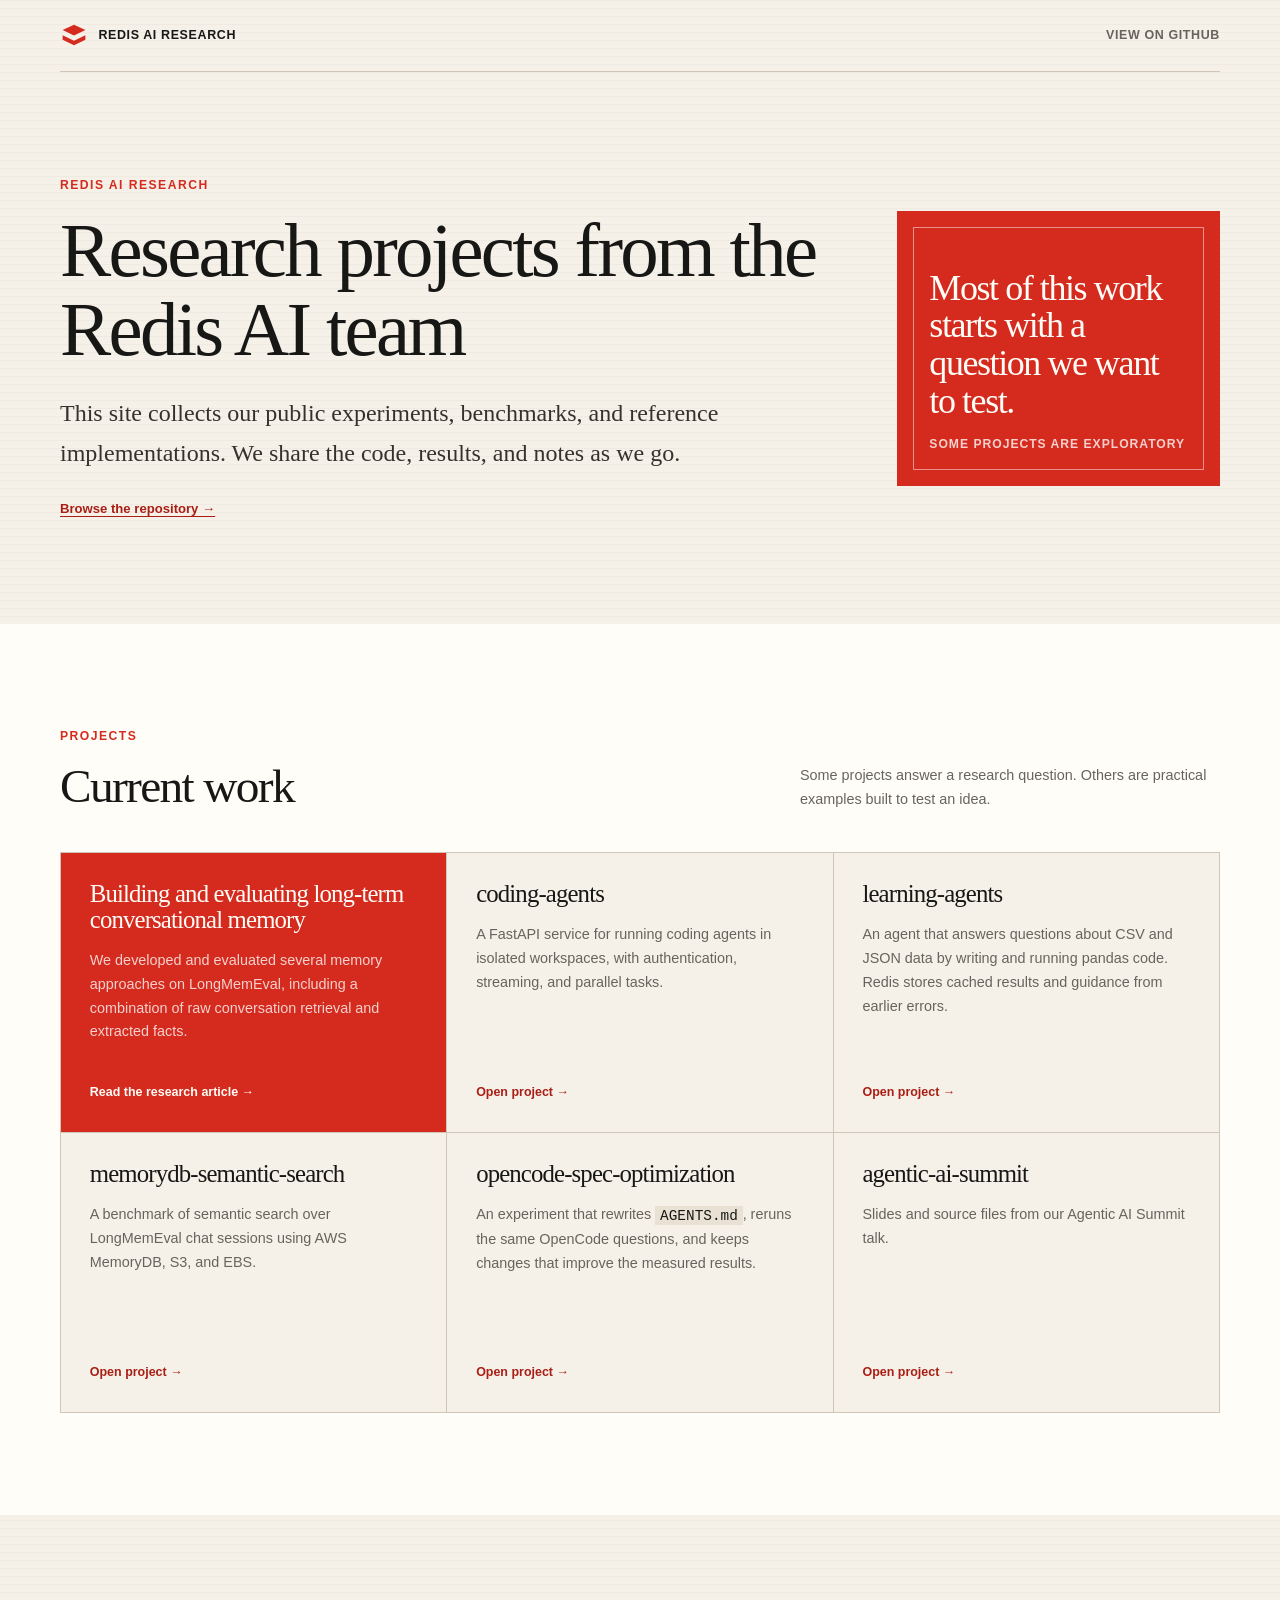
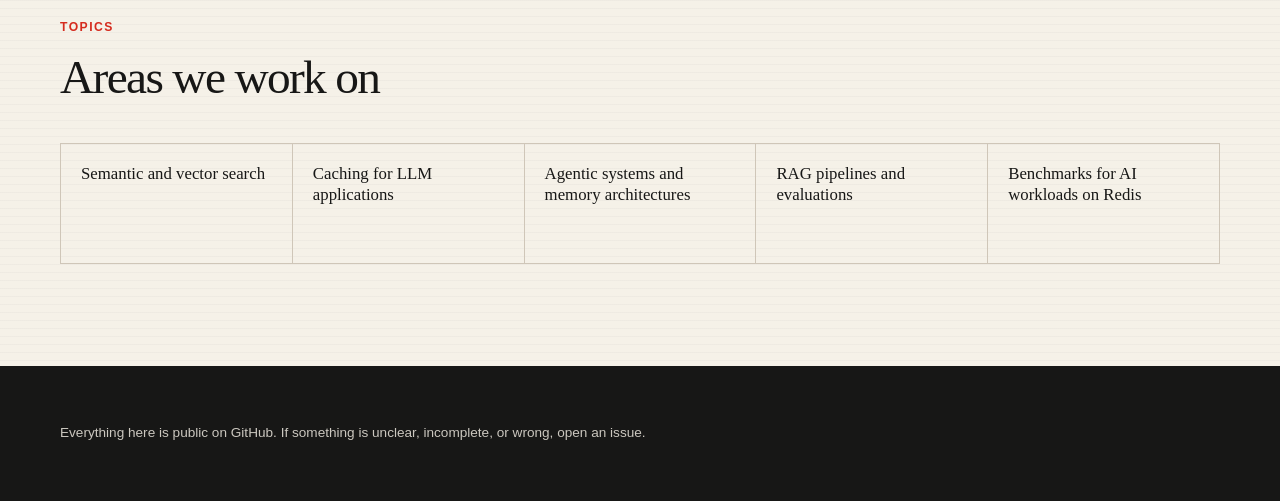
<file: docs/index.html>
<!doctype html>
<html lang="en">
  <head>
    <!-- Google tag (gtag.js) -->
    <script async src="https://www.googletagmanager.com/gtag/js?id=G-Y08MW5QTRS"></script>
    <script>
      window.dataLayer = window.dataLayer || [];
      function gtag() {
        dataLayer.push(arguments);
      }
      gtag("js", new Date());
      gtag("config", "G-Y08MW5QTRS");
    </script>
    <meta charset="utf-8" />
    <meta name="viewport" content="width=device-width, initial-scale=1" />
    <link rel="icon" href="favicon.png" type="image/png" />
    <link rel="apple-touch-icon" href="apple-touch-icon.png" />
    <title>Redis AI Research</title>
    <meta name="description" content="Public-facing projects, experiments, and reference implementations from the Redis AI Research team." />
    <style>
      :root {
        --paper: #f5f1e8;
        --paper-deep: #e9e2d4;
        --white: #fffdf8;
        --ink: #171716;
        --muted: #68645d;
        --line: #cfc6b8;
        --red: #d52b1e;
        --red-dark: #a91f16;
        --content: 1160px;
      }

      * {
        box-sizing: border-box;
      }

      html {
        scroll-behavior: smooth;
      }

      body {
        margin: 0;
        color: var(--ink);
        background:
          linear-gradient(rgba(23, 23, 22, 0.028) 1px, transparent 1px),
          var(--paper);
        background-size: 100% 8px;
        font-family:
          Inter, ui-sans-serif, -apple-system, BlinkMacSystemFont, "Segoe UI", sans-serif;
        font-size: 17px;
        line-height: 1.65;
        text-rendering: optimizeLegibility;
      }

      a {
        color: inherit;
        text-underline-offset: 0.2em;
      }

      .site-header {
        display: flex;
        width: min(calc(100% - 3rem), var(--content));
        margin: 0 auto;
        padding: 1.35rem 0;
        align-items: center;
        justify-content: space-between;
        border-bottom: 1px solid var(--line);
        font-size: 0.78rem;
        font-weight: 800;
        letter-spacing: 0.05em;
        text-transform: uppercase;
      }

      .brand {
        display: inline-flex;
        align-items: center;
        gap: 0.65rem;
        text-decoration: none;
      }

      .brand svg {
        width: 1.75rem;
        fill: var(--red);
      }

      .site-header > a:last-child {
        color: var(--muted);
        text-decoration: none;
      }

      .site-header a:hover,
      .site-header a:focus-visible {
        color: var(--red);
      }

      .wrap {
        width: min(calc(100% - 3rem), var(--content));
        margin: 0 auto;
      }

      h1,
      h2,
      h3 {
        margin: 0;
        font-family: Georgia, "Times New Roman", serif;
        font-weight: 500;
        letter-spacing: -0.035em;
        line-height: 1.04;
      }

      h1 {
        max-width: 800px;
        font-size: clamp(3rem, 6vw, 5.8rem);
      }

      h2 {
        font-size: clamp(2rem, 3.7vw, 3.5rem);
      }

      h3 {
        font-size: 1.55rem;
      }

      p {
        margin: 0;
      }

      .hero {
        display: grid;
        min-height: 520px;
        padding: clamp(4rem, 8vw, 7rem) 0;
        grid-template-columns: minmax(0, 1.65fr) minmax(260px, 0.7fr);
        gap: clamp(2.5rem, 6vw, 6rem);
        align-items: center;
      }

      .badge,
      .section-kicker {
        display: block;
        margin-bottom: 1rem;
        color: var(--red);
        font-size: 0.76rem;
        font-weight: 800;
        letter-spacing: 0.12em;
        text-transform: uppercase;
      }

      .hero-copy > p:not(.badge) {
        max-width: 720px;
        margin-top: 1.5rem;
        color: #35322e;
        font-family: Georgia, "Times New Roman", serif;
        font-size: clamp(1.15rem, 2vw, 1.5rem);
      }

      .hero-panel {
        position: relative;
        display: flex;
        min-height: 275px;
        padding: 2rem;
        color: var(--white);
        background: var(--red);
        flex-direction: column;
        justify-content: flex-end;
      }

      .hero-panel::before {
        position: absolute;
        inset: 1rem;
        border: 1px solid rgba(255, 255, 255, 0.48);
        content: "";
      }

      .hero-panel strong,
      .hero-panel span {
        position: relative;
        z-index: 1;
      }

      .hero-panel strong {
        font-family: Georgia, "Times New Roman", serif;
        font-size: 2.25rem;
        font-weight: 500;
        letter-spacing: -0.04em;
        line-height: 1.05;
      }

      .hero-panel span {
        margin-top: 0.8rem;
        color: rgba(255, 255, 255, 0.78);
        font-size: 0.76rem;
        font-weight: 700;
        letter-spacing: 0.08em;
        text-transform: uppercase;
      }

      .repository-link {
        display: inline-block;
        margin-top: 1.5rem;
        color: var(--red-dark);
        font-family: Inter, ui-sans-serif, sans-serif;
        font-size: 0.82rem;
        font-weight: 800;
      }

      .projects {
        width: 100vw;
        margin-left: calc(50% - 50vw);
        padding: clamp(4rem, 8vw, 7rem) max(1.5rem, calc((100vw - var(--content)) / 2));
        background: var(--white);
      }

      .section-heading {
        display: flex;
        margin-bottom: 2.5rem;
        align-items: end;
        justify-content: space-between;
        gap: 2rem;
      }

      .section-heading p {
        max-width: 420px;
        color: var(--muted);
        font-size: 0.9rem;
      }

      .grid {
        display: grid;
        grid-template-columns: repeat(3, minmax(0, 1fr));
        border-top: 1px solid var(--line);
        border-left: 1px solid var(--line);
      }

      .card {
        display: flex;
        min-height: 280px;
        padding: 1.8rem;
        flex-direction: column;
        border-right: 1px solid var(--line);
        border-bottom: 1px solid var(--line);
        background: var(--paper);
      }

      .card p {
        margin-top: 1rem;
        color: var(--muted);
        font-size: 0.9rem;
      }

      .card-featured {
        color: var(--white);
        background: var(--red);
      }

      .card-featured p {
        color: rgba(255, 255, 255, 0.78);
      }

      .repo-link {
        display: inline-flex;
        margin-top: auto;
        padding-top: 1.5rem;
        color: var(--red-dark);
        align-items: center;
        font-size: 0.78rem;
        font-weight: 800;
        text-decoration: none;
      }

      .card-featured .repo-link {
        color: var(--white);
      }

      .repo-link:hover,
      .repo-link:focus-visible {
        text-decoration: underline;
      }

      code {
        padding: 0.1rem 0.3rem;
        color: var(--ink);
        background: var(--paper-deep);
      }

      .coverage {
        padding: clamp(4rem, 8vw, 7rem) 0;
      }

      .coverage ul {
        display: grid;
        margin: 2.5rem 0 0;
        padding: 0;
        grid-template-columns: repeat(5, 1fr);
        border-top: 1px solid var(--line);
        border-left: 1px solid var(--line);
        list-style: none;
      }

      .coverage li {
        min-height: 120px;
        padding: 1.25rem;
        border-right: 1px solid var(--line);
        border-bottom: 1px solid var(--line);
        font-family: Georgia, "Times New Roman", serif;
        font-size: 1.05rem;
        line-height: 1.25;
      }

      footer {
        width: 100vw;
        margin-left: calc(50% - 50vw);
        padding: 3.5rem max(1.5rem, calc((100vw - var(--content)) / 2));
        color: #cbc7bf;
        background: var(--ink);
        font-size: 0.85rem;
      }

      footer p {
        max-width: 700px;
      }

      @media (max-width: 900px) {
        .hero {
          grid-template-columns: 1fr;
        }

        .hero-panel {
          max-width: 430px;
        }

        .grid {
          grid-template-columns: repeat(2, minmax(0, 1fr));
        }

        .coverage ul {
          grid-template-columns: repeat(2, 1fr);
        }
      }

      @media (max-width: 620px) {
        body {
          font-size: 16px;
        }

        .site-header,
        .wrap {
          width: min(calc(100% - 2rem), var(--content));
        }

        .site-header > a:last-child {
          display: none;
        }

        h1 {
          font-size: clamp(2.7rem, 12vw, 3.9rem);
        }

        .section-heading {
          align-items: start;
          flex-direction: column;
        }

        .grid,
        .coverage ul {
          grid-template-columns: 1fr;
        }

        .card {
          min-height: 240px;
        }
      }
    </style>
  </head>
  <body>
    <header class="site-header">
      <a class="brand" href="./" aria-label="Redis AI Research, home">
        <svg viewBox="0 0 32 32" aria-hidden="true">
          <path d="M16 3 29 9.2 16 15.4 3 9.2 16 3Z" />
          <path d="m3 15.1 13 6.2 13-6.2v5.2L16 26.5 3 20.3v-5.2Z" />
        </svg>
        <span>Redis AI Research</span>
      </a>
      <a href="https://github.com/redis/redis-ai-research-public">View on GitHub</a>
    </header>

    <main class="wrap">
      <section class="hero">
        <div class="hero-copy">
          <span class="badge">Redis AI Research</span>
          <h1>Research projects from the Redis AI team</h1>
          <p>
            This site collects our public experiments, benchmarks, and reference
            implementations. We share the code, results, and notes as we go.
          </p>
          <a class="repository-link" href="https://github.com/redis/redis-ai-research-public">
            Browse the repository →
          </a>
        </div>
        <aside class="hero-panel">
          <strong>Most of this work starts with a question we want to test.</strong>
          <span>Some projects are exploratory</span>
        </aside>
      </section>

      <section class="projects">
        <div class="section-heading">
          <div>
            <span class="section-kicker">Projects</span>
            <h2>Current work</h2>
          </div>
          <p>Some projects answer a research question. Others are practical examples built to test an idea.</p>
        </div>
        <div class="grid">
          <article class="card card-featured">
            <h3>Building and evaluating long-term conversational memory</h3>
            <p>
              We developed and evaluated several memory approaches on LongMemEval, including
              a combination of raw conversation retrieval and extracted facts.
            </p>
            <a class="repo-link" href="longmemeval-agent-memory/">Read the research article →</a>
          </article>

          <article class="card">
            <h3>coding-agents</h3>
            <p>
              A FastAPI service for running coding agents in isolated workspaces, with
              authentication, streaming, and parallel tasks.
            </p>
            <a class="repo-link" href="https://github.com/redis/redis-ai-research-public/tree/main/coding-agents">Open project →</a>
          </article>

          <article class="card">
            <h3>learning-agents</h3>
            <p>
              An agent that answers questions about CSV and JSON data by writing and running
              pandas code. Redis stores cached results and guidance from earlier errors.
            </p>
            <a class="repo-link" href="https://github.com/redis/redis-ai-research-public/tree/main/learning-agents">Open project →</a>
          </article>

          <article class="card">
            <h3>memorydb-semantic-search</h3>
            <p>
              A benchmark of semantic search over LongMemEval chat sessions using AWS
              MemoryDB, S3, and EBS.
            </p>
            <a class="repo-link" href="https://github.com/redis/redis-ai-research-public/tree/main/memorydb-semantic-search">Open project →</a>
          </article>

          <article class="card">
            <h3>opencode-spec-optimization</h3>
            <p>
              An experiment that rewrites <code>AGENTS.md</code>, reruns the same OpenCode
              questions, and keeps changes that improve the measured results.
            </p>
            <a class="repo-link" href="https://github.com/redis/redis-ai-research-public/tree/main/opencode-spec-optimization">Open project →</a>
          </article>

          <article class="card">
            <h3>agentic-ai-summit</h3>
            <p>
              Slides and source files from our Agentic AI Summit talk.
            </p>
            <a class="repo-link" href="https://github.com/redis/redis-ai-research-public/tree/main/agentic-ai-summit/talk-slides">Open project →</a>
          </article>
        </div>
      </section>

      <section class="coverage">
        <span class="section-kicker">Topics</span>
        <h2>Areas we work on</h2>
        <ul>
          <li>Semantic and vector search</li>
          <li>Caching for LLM applications</li>
          <li>Agentic systems and memory architectures</li>
          <li>RAG pipelines and evaluations</li>
          <li>Benchmarks for AI workloads on Redis</li>
        </ul>
      </section>

      <footer>
        <p>
          Everything here is public on GitHub. If something is unclear, incomplete,
          or wrong, open an issue.
        </p>
      </footer>
    </main>
  </body>
</html>
</file>
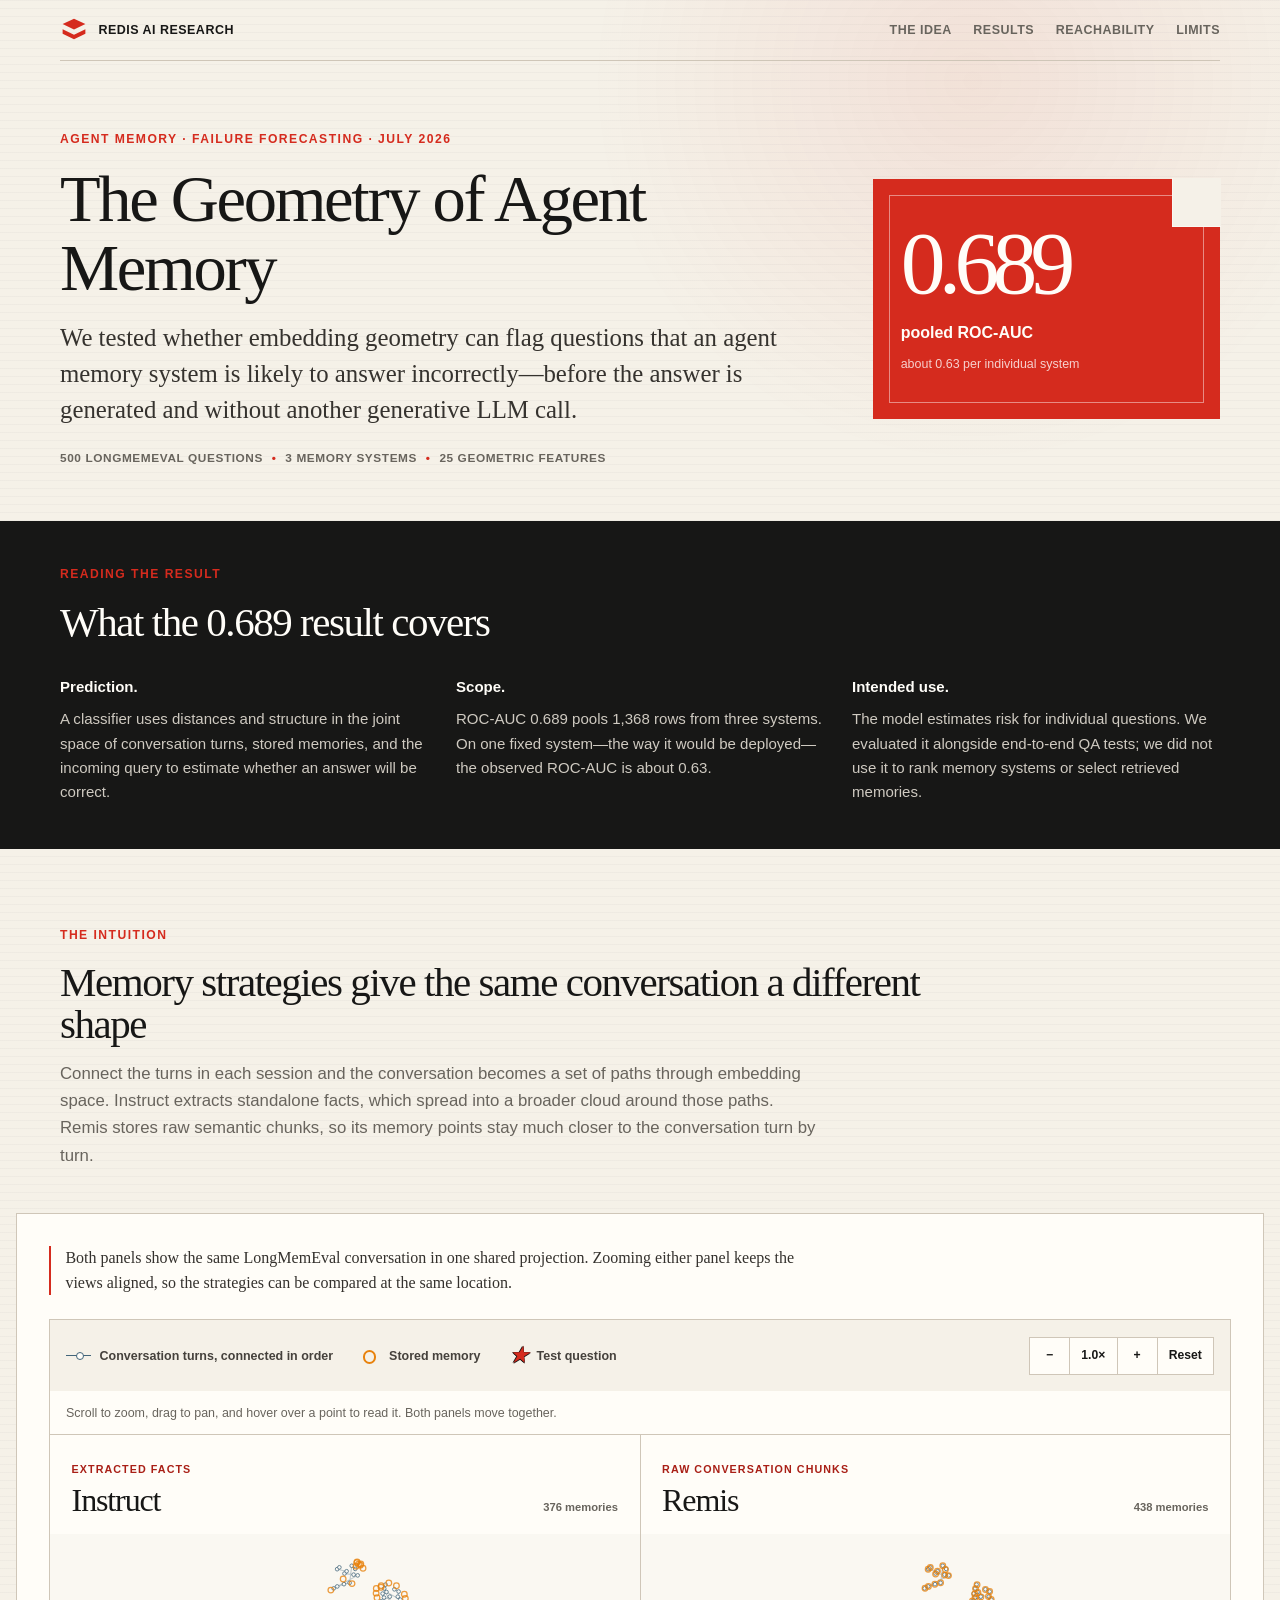
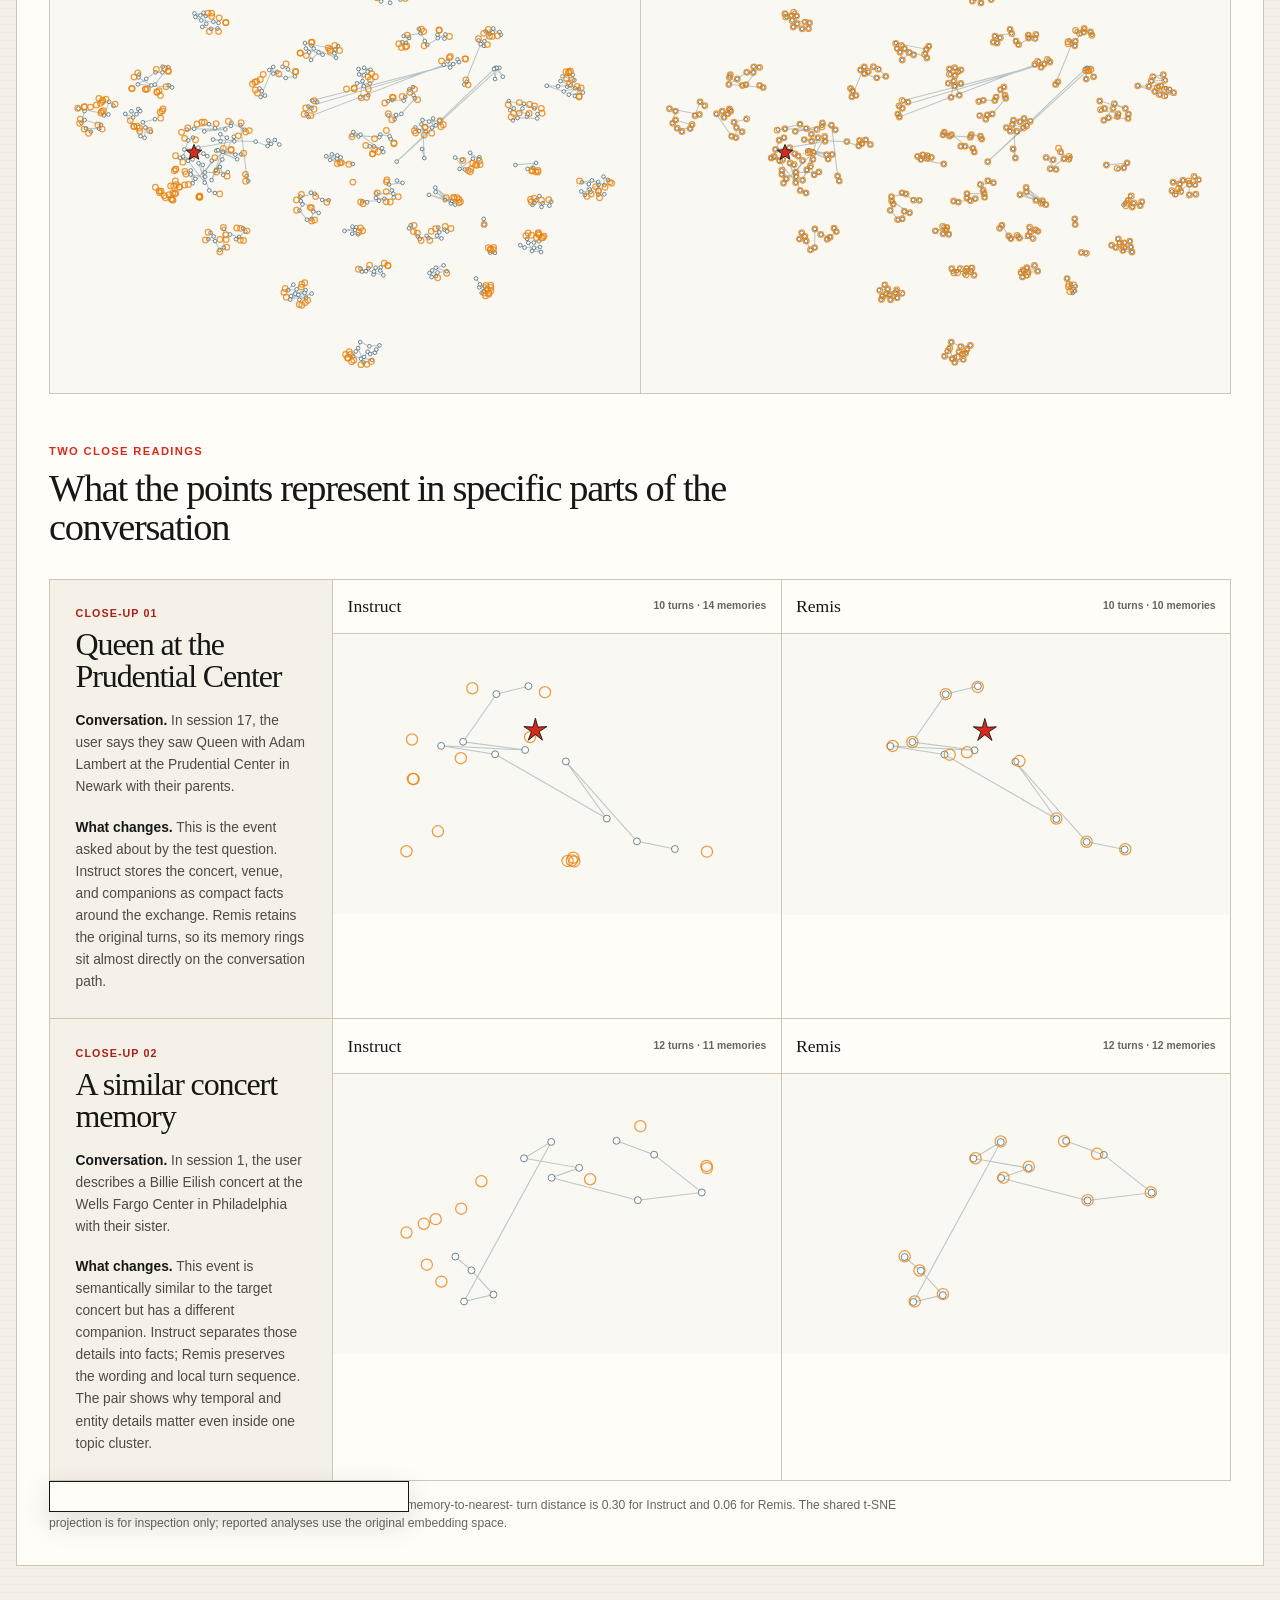
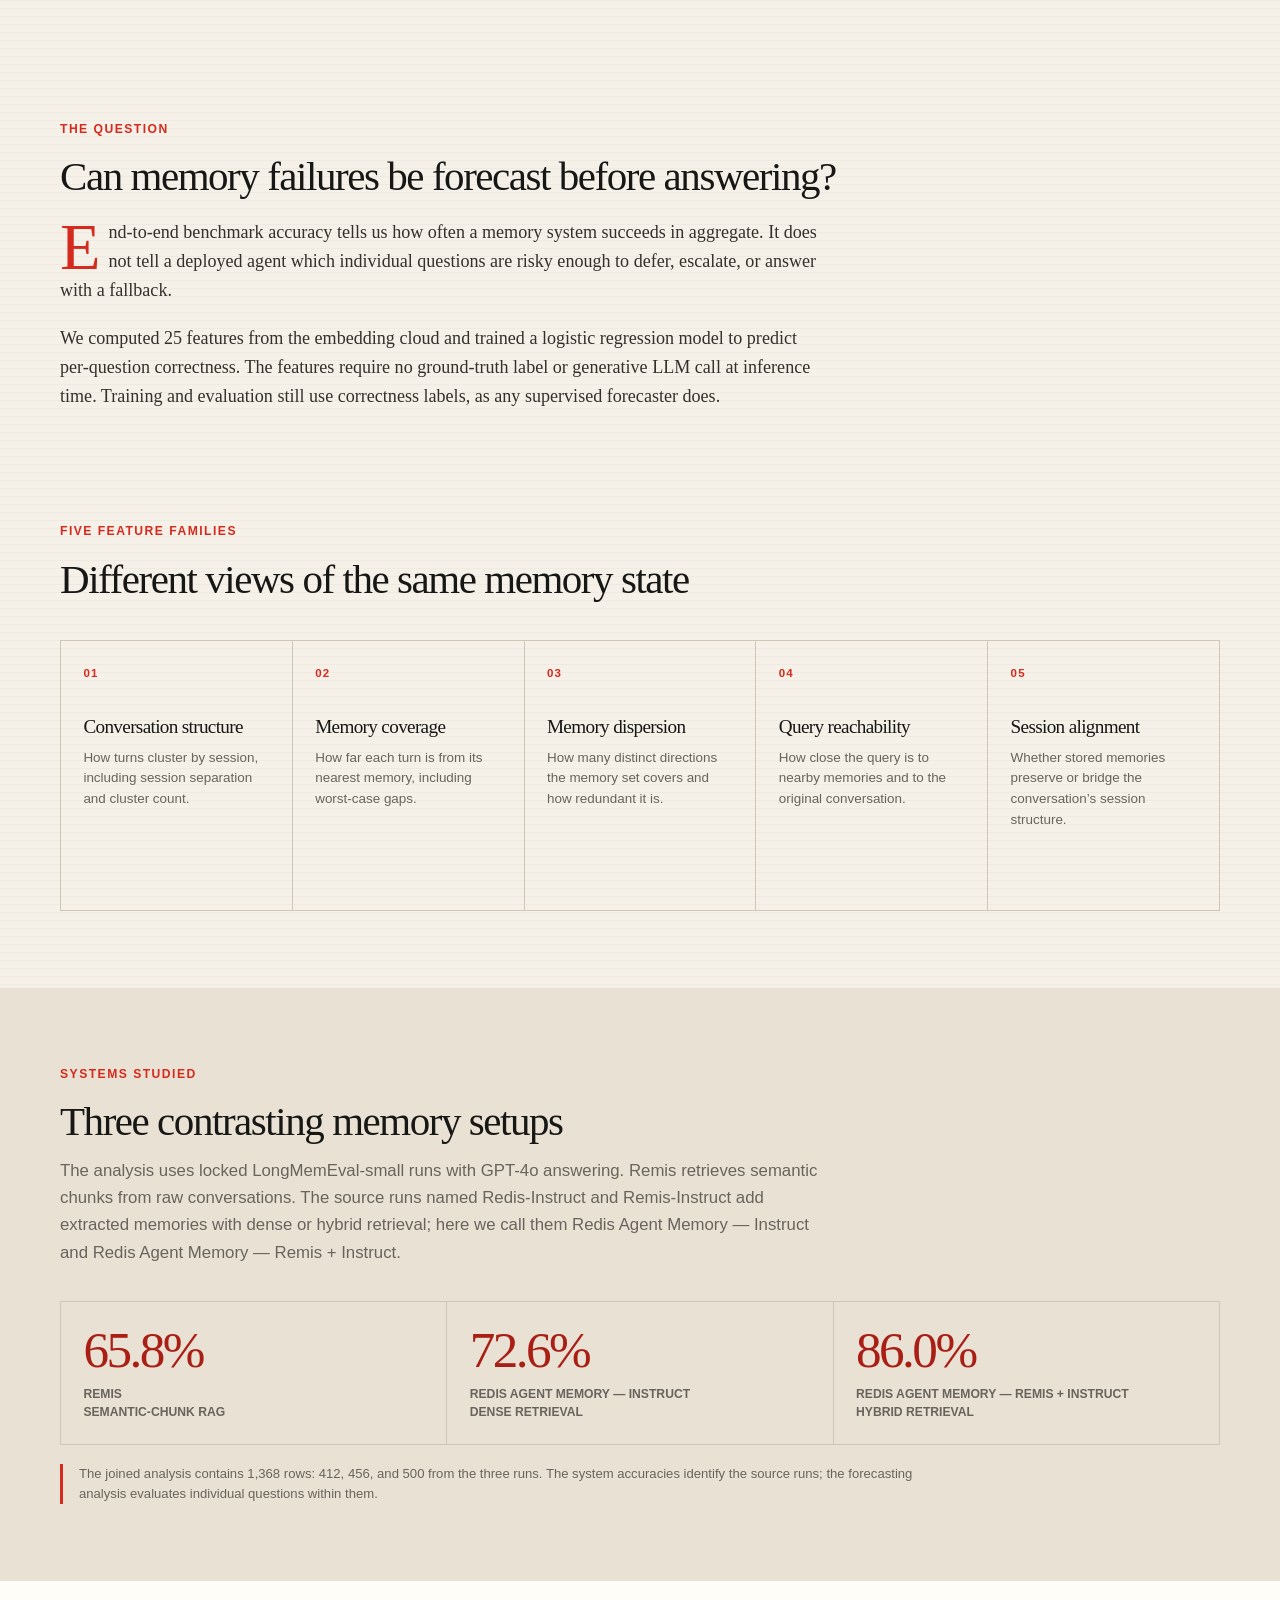
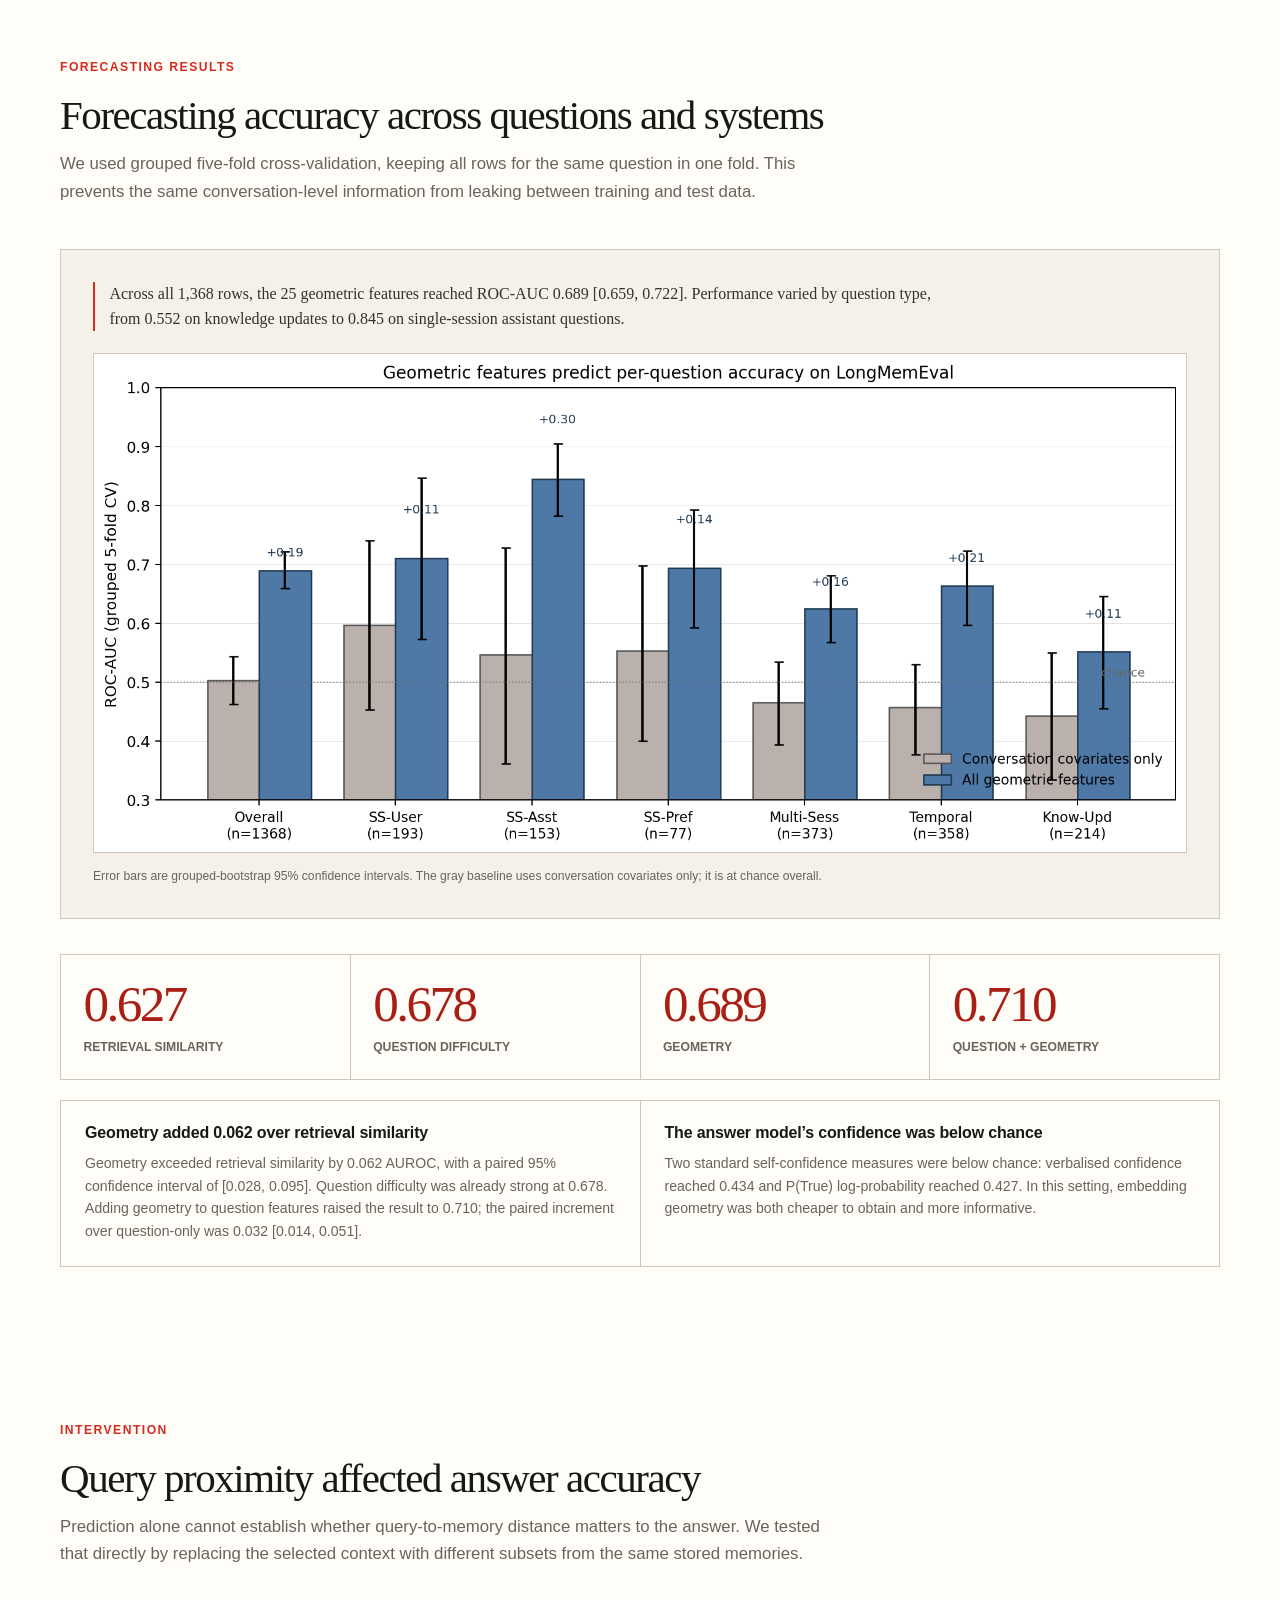
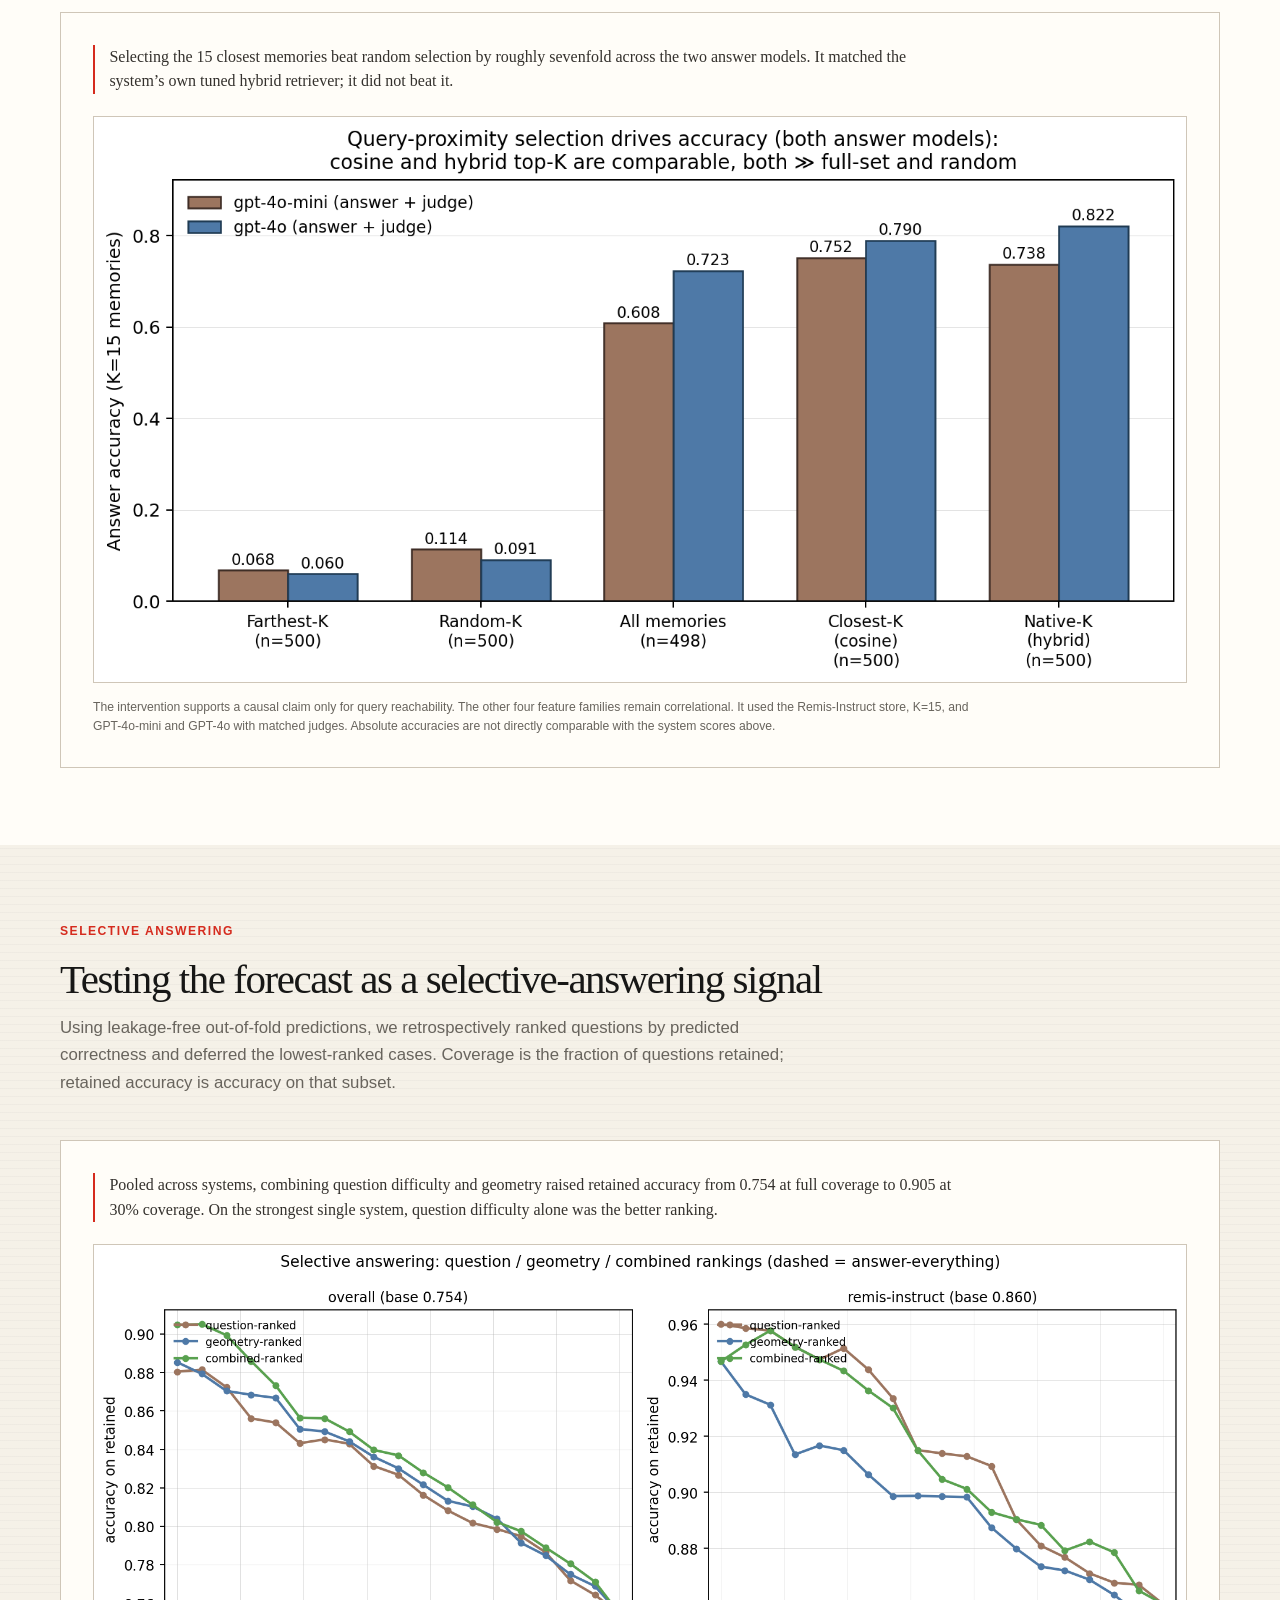
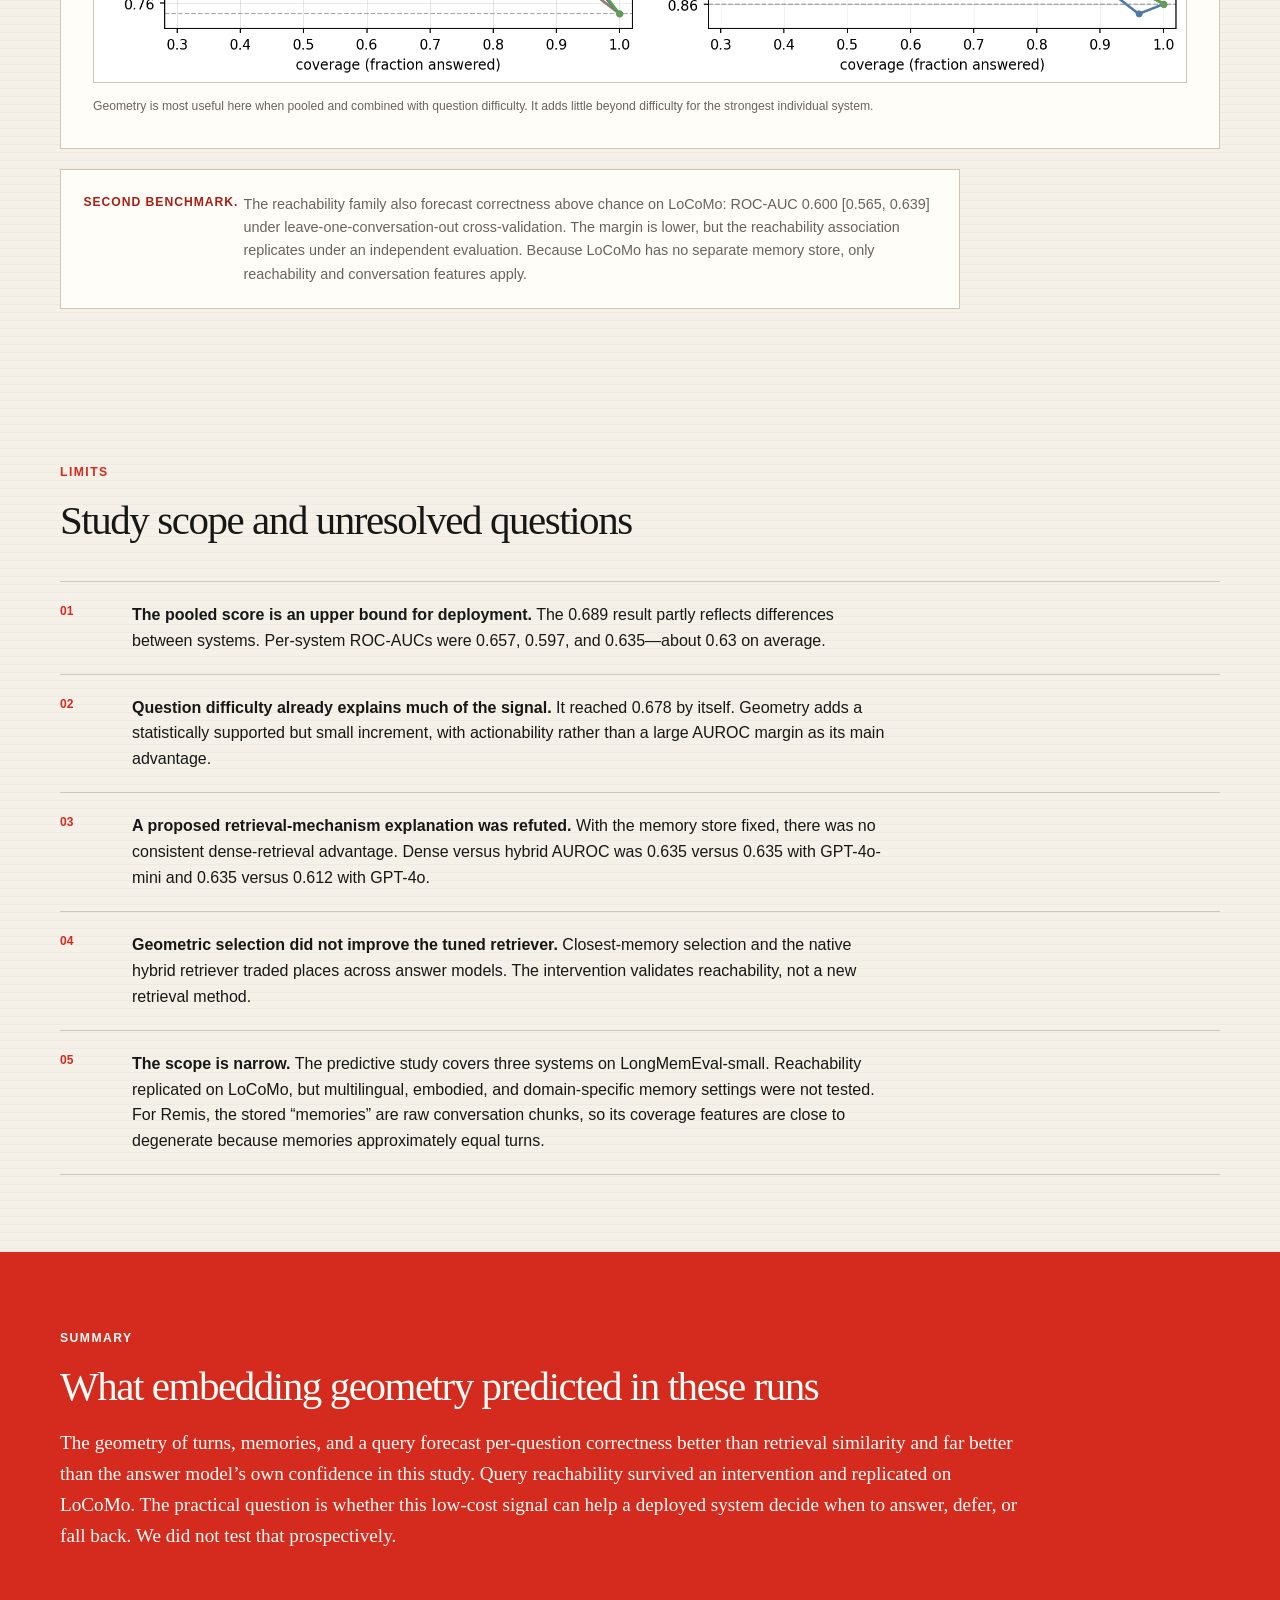
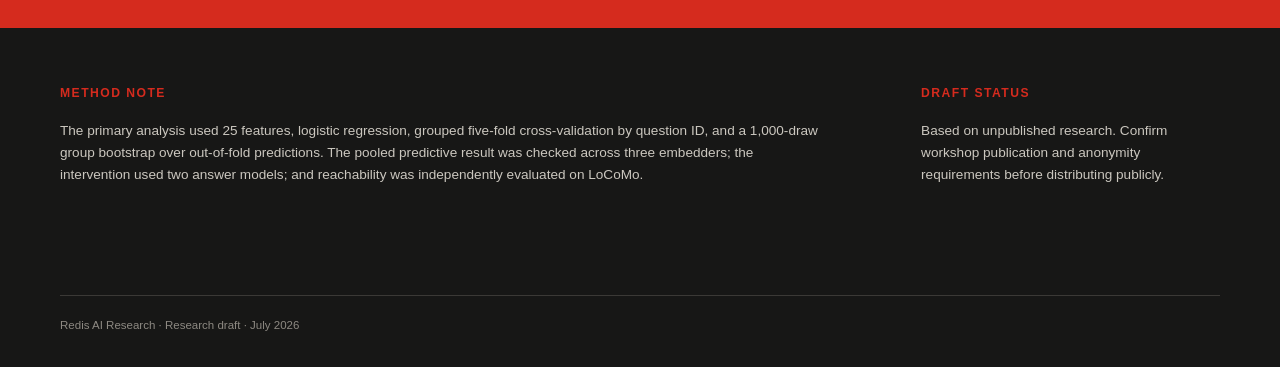
<file: docs/geometry-agent-memory/index.html>
<!doctype html>
<html lang="en">
  <head>
    <meta charset="UTF-8" />
    <meta name="viewport" content="width=device-width, initial-scale=1.0" />
    <link rel="icon" href="../favicon.png" type="image/png" />
    <link rel="apple-touch-icon" href="../apple-touch-icon.png" />
    <meta
      name="description"
      content="A study of whether embedding geometry can forecast individual failures in agent memory systems."
    />
    <meta name="robots" content="noindex, nofollow" />
    <meta name="theme-color" content="#f5f1e8" />
    <meta property="og:type" content="article" />
    <meta property="og:title" content="The Geometry of Agent Memory" />
    <meta
      property="og:description"
      content="Forecasting per-question memory failures from embedding geometry, without an extra generative LLM call."
    />
    <meta property="og:image" content="assets/social-card.svg" />
    <title>The Geometry of Agent Memory</title>
    <link rel="stylesheet" href="styles.css?v=20260724-closeups" />
  </head>
  <body>
    <a class="skip-link" href="#article">Skip to article</a>

    <header class="site-header">
      <a class="brand" href="../" aria-label="Redis AI Research, home">
        <svg viewBox="0 0 32 32" aria-hidden="true">
          <path d="M16 3 29 9.2 16 15.4 3 9.2 16 3Z" />
          <path d="m3 15.1 13 6.2 13-6.2v5.2L16 26.5 3 20.3v-5.2Z" />
        </svg>
        <span>Redis AI Research</span>
      </a>
      <nav aria-label="Article sections">
        <a href="#idea">The idea</a>
        <a href="#results">Results</a>
        <a href="#reachability">Reachability</a>
        <a href="#limits">Limits</a>
      </nav>
    </header>

    <main id="article">
      <article>
        <header class="hero" id="top">
          <div class="hero-copy">
            <p class="eyebrow">Agent memory · Failure forecasting · July 2026</p>
            <h1>The Geometry of Agent Memory</h1>
            <p class="dek">
              We tested whether embedding geometry can flag questions that an agent memory
              system is likely to answer incorrectly—before the answer is generated and
              without another generative LLM call.
            </p>
            <div class="hero-meta">
              <span>500 LongMemEval questions</span>
              <span>3 memory systems</span>
              <span>25 geometric features</span>
            </div>
          </div>

          <aside class="headline-number" aria-label="Main result">
            <span class="number">0.689</span>
            <span class="number-label">pooled ROC-AUC</span>
            <span class="number-note">about 0.63 per individual system</span>
          </aside>
        </header>

        <section class="read-this-first" aria-labelledby="read-first-title">
          <p class="section-kicker">Reading the result</p>
          <h2 id="read-first-title">What the 0.689 result covers</h2>
          <div class="qualification-grid">
            <p>
              <strong>Prediction.</strong> A classifier uses distances and structure in the
              joint space of conversation turns, stored memories, and the incoming query to
              estimate whether an answer will be correct.
            </p>
            <p>
              <strong>Scope.</strong> ROC-AUC 0.689 pools 1,368 rows from three
              systems. On one fixed system—the way it would be deployed—the observed ROC-AUC
              is about 0.63.
            </p>
            <p>
              <strong>Intended use.</strong> The model estimates risk for individual questions.
              We evaluated it alongside end-to-end QA tests; we did not use it to rank memory
              systems or select retrieved memories.
            </p>
          </div>
        </section>

        <section class="visual-intro" aria-labelledby="atlas-title">
          <div class="section-heading">
            <p class="section-kicker">The intuition</p>
            <h2 id="atlas-title">Memory strategies give the same conversation a different shape</h2>
            <p>
              Connect the turns in each session and the conversation becomes a set of paths
              through embedding space. Instruct extracts standalone facts, which spread into
              a broader cloud around those paths. Remis stores raw semantic chunks, so its
              memory points stay much closer to the conversation turn by turn.
            </p>
          </div>
          <figure class="chart-block strategy-geometry-figure">
            <p class="chart-summary">
              Both panels show the same LongMemEval conversation in one shared projection.
              Zooming either panel keeps the views aligned, so the strategies can be compared
              at the same location.
            </p>
            <div
              class="geometry-explorer"
              id="strategy-geometry-explorer"
              data-source="data/strategy-geometry.json?v=20260726-music"
            >
              <div class="geometry-toolbar">
                <div class="geometry-legend" aria-label="Figure legend">
                  <span><i class="legend-path"></i>Conversation turns, connected in order</span>
                  <span><i class="legend-memory"></i>Stored memory</span>
                  <span><i class="legend-query"></i>Test question</span>
                </div>
                <div class="geometry-controls" aria-label="Zoom controls">
                  <button type="button" data-zoom-out aria-label="Zoom out">−</button>
                  <output data-zoom-status aria-label="Current zoom">1.0×</output>
                  <button type="button" data-zoom-in aria-label="Zoom in">+</button>
                  <button type="button" data-zoom-reset>Reset</button>
                </div>
              </div>
              <p class="geometry-instructions">
                Scroll to zoom, drag to pan, and hover over a point to read it. Both panels
                move together.
              </p>
              <p class="geometry-error" hidden></p>
              <div class="geometry-panels" aria-live="polite"></div>
              <div class="geometry-focus-heading">
                <span>Two close readings</span>
                <h3>What the points represent in specific parts of the conversation</h3>
              </div>
              <div class="geometry-focus-list"></div>
              <div class="geometry-tooltip" role="status" hidden></div>
            </div>
            <noscript>
              <img
                class="geometry-fallback"
                src="assets/strategy-geometry.png?v=20260726-music"
                width="1600"
                height="740"
                alt="Instruct memories spread around conversation paths while Remis memories stay close to those paths"
              />
            </noscript>
            <figcaption>
              This is one LongMemEval conversation. Its median original-space memory-to-nearest-
              turn distance is 0.30 for Instruct and 0.06 for Remis. The shared t-SNE projection
              is for inspection only; reported analyses use the original embedding space.
            </figcaption>
          </figure>
        </section>

        <section class="narrative" id="idea">
          <div class="section-heading">
            <p class="section-kicker">The question</p>
            <h2>Can memory failures be forecast before answering?</h2>
          </div>
          <div class="prose">
            <p>
              End-to-end benchmark accuracy tells us how often a memory system succeeds in
              aggregate. It does not tell a deployed agent which individual questions are
              risky enough to defer, escalate, or answer with a fallback.
            </p>
            <p>
              We computed 25 features from the embedding cloud and trained a logistic
              regression model to predict per-question correctness. The features require no
              ground-truth label or generative LLM call at inference time. Training and
              evaluation still use correctness labels, as any supervised forecaster does.
            </p>
          </div>
        </section>

        <section class="feature-section" aria-labelledby="features-title">
          <div class="section-heading">
            <p class="section-kicker">Five feature families</p>
            <h2 id="features-title">Different views of the same memory state</h2>
          </div>
          <div class="feature-grid">
            <article>
              <span>01</span>
              <h3>Conversation structure</h3>
              <p>How turns cluster by session, including session separation and cluster count.</p>
            </article>
            <article>
              <span>02</span>
              <h3>Memory coverage</h3>
              <p>How far each turn is from its nearest memory, including worst-case gaps.</p>
            </article>
            <article>
              <span>03</span>
              <h3>Memory dispersion</h3>
              <p>How many distinct directions the memory set covers and how redundant it is.</p>
            </article>
            <article>
              <span>04</span>
              <h3>Query reachability</h3>
              <p>How close the query is to nearby memories and to the original conversation.</p>
            </article>
            <article>
              <span>05</span>
              <h3>Session alignment</h3>
              <p>Whether stored memories preserve or bridge the conversation’s session structure.</p>
            </article>
          </div>
        </section>

        <section class="systems-section" aria-labelledby="systems-title">
          <div class="section-heading">
            <p class="section-kicker">Systems studied</p>
            <h2 id="systems-title">Three contrasting memory setups</h2>
            <p>
              The analysis uses locked LongMemEval-small runs with GPT-4o answering. Remis
              retrieves semantic chunks from raw conversations. The source runs named
              Redis-Instruct and Remis-Instruct add extracted memories with dense or hybrid
              retrieval; here we call them Redis Agent Memory — Instruct and Redis Agent
              Memory — Remis + Instruct.
            </p>
          </div>
          <div class="system-strip">
            <div>
              <strong>65.8%</strong>
              <span>Remis<br />semantic-chunk RAG</span>
            </div>
            <div>
              <strong>72.6%</strong>
              <span>Redis Agent Memory — Instruct<br />dense retrieval</span>
            </div>
            <div>
              <strong>86.0%</strong>
              <span>Redis Agent Memory — Remis + Instruct<br />hybrid retrieval</span>
            </div>
          </div>
          <p class="metric-note">
            The joined analysis contains 1,368 rows: 412, 456, and 500 from the
            three runs. The system accuracies identify the source runs; the forecasting
            analysis evaluates individual questions within them.
          </p>
        </section>

        <section class="results-section geometry-results" id="results" aria-labelledby="results-title">
          <div class="section-heading">
            <p class="section-kicker">Forecasting results</p>
            <h2 id="results-title">Forecasting accuracy across questions and systems</h2>
            <p>
              We used grouped five-fold cross-validation, keeping all rows for the same
              question in one fold. This prevents the same conversation-level information
              from leaking between training and test data.
            </p>
          </div>
          <figure class="chart-block image-figure">
            <p class="chart-summary">
              Across all 1,368 rows, the 25 geometric features reached ROC-AUC 0.689
              [0.659, 0.722]. Performance varied by question type, from 0.552 on knowledge
              updates to 0.845 on single-session assistant questions.
            </p>
            <img
              src="assets/fig1_auroc_by_qtype.png"
              width="1035"
              height="467"
              loading="lazy"
              decoding="async"
              alt="Bar chart of geometric failure-forecasting ROC-AUC overall and by LongMemEval question type"
            />
            <figcaption>
              Error bars are grouped-bootstrap 95% confidence intervals. The gray baseline
              uses conversation covariates only; it is at chance overall.
            </figcaption>
          </figure>

          <div class="comparison-strip" aria-label="Forecasting baseline comparison">
            <div><strong>0.627</strong><span>retrieval similarity</span></div>
            <div><strong>0.678</strong><span>question difficulty</span></div>
            <div><strong>0.689</strong><span>geometry</span></div>
            <div><strong>0.710</strong><span>question + geometry</span></div>
          </div>

          <div class="result-notes">
            <article>
              <h3>Geometry added 0.062 over retrieval similarity</h3>
              <p>
                Geometry exceeded retrieval similarity by 0.062 AUROC, with a paired 95%
                confidence interval of [0.028, 0.095]. Question difficulty was already
                strong at 0.678. Adding geometry to question features raised the result to
                0.710; the paired increment over question-only was 0.032 [0.014, 0.051].
              </p>
            </article>
            <article>
              <h3>The answer model’s confidence was below chance</h3>
              <p>
                Two standard self-confidence measures were below chance: verbalised
                confidence reached 0.434 and P(True) log-probability reached 0.427. In this
                setting, embedding geometry was both cheaper to obtain and more informative.
              </p>
            </article>
          </div>
        </section>

        <section class="causal-section" id="reachability" aria-labelledby="reachability-title">
          <div class="section-heading">
            <p class="section-kicker">Intervention</p>
            <h2 id="reachability-title">Query proximity affected answer accuracy</h2>
            <p>
              Prediction alone cannot establish whether query-to-memory distance matters to
              the answer. We tested that directly by replacing the selected context with
              different subsets from the same stored memories.
            </p>
          </div>
          <figure class="chart-block image-figure">
            <p class="chart-summary">
              Selecting the 15 closest memories beat random selection by roughly sevenfold
              across the two answer models. It matched the system’s own tuned hybrid
              retriever; it did not beat it.
            </p>
            <img
              src="assets/fig5_causal_ablation.png"
              width="1039"
              height="530"
              loading="lazy"
              decoding="async"
              alt="Bar chart comparing farthest, random, all, closest, and native memory selection"
            />
            <figcaption>
              The intervention supports a causal claim only for query reachability. The
              other four feature families remain correlational. It used the Remis-Instruct
              store, K=15, and GPT-4o-mini and GPT-4o with matched judges. Absolute
              accuracies are not directly comparable with the system scores above.
            </figcaption>
          </figure>
        </section>

        <section class="deployment-section" id="deployment" aria-labelledby="deployment-title">
          <div class="section-heading">
            <p class="section-kicker">Selective answering</p>
            <h2 id="deployment-title">Testing the forecast as a selective-answering signal</h2>
            <p>
              Using leakage-free out-of-fold predictions, we retrospectively ranked questions
              by predicted correctness and deferred the lowest-ranked cases. Coverage is the
              fraction of questions retained; retained accuracy is accuracy on that subset.
            </p>
          </div>
          <figure class="chart-block image-figure">
            <p class="chart-summary">
              Pooled across systems, combining question difficulty and geometry raised
              retained accuracy from 0.754 at full coverage to 0.905 at 30% coverage. On the
              strongest single system, question difficulty alone was the better ranking.
            </p>
            <img
              src="assets/fig10_selective_prediction.png"
              width="1034"
              height="410"
              loading="lazy"
              decoding="async"
              alt="Risk-coverage curves for question, geometry, and combined failure rankings"
            />
            <figcaption>
              Geometry is most useful here when pooled and combined with question difficulty.
              It adds little beyond difficulty for the strongest individual system.
            </figcaption>
          </figure>

          <div class="replication-note">
            <strong>Second benchmark.</strong>
            <p>
              The reachability family also forecast correctness above chance on LoCoMo:
              ROC-AUC 0.600 [0.565, 0.639] under leave-one-conversation-out
              cross-validation. The margin is lower, but the reachability association
              replicates under an independent evaluation. Because LoCoMo has no separate
              memory store, only reachability and conversation features apply.
            </p>
          </div>
        </section>

        <section class="limits" id="limits" aria-labelledby="limits-title">
          <div class="section-heading">
            <p class="section-kicker">Limits</p>
            <h2 id="limits-title">Study scope and unresolved questions</h2>
          </div>
          <ol class="limits-list">
            <li>
              <span>01</span>
              <p>
                <strong>The pooled score is an upper bound for deployment.</strong> The
                0.689 result partly reflects differences between systems. Per-system
                ROC-AUCs were 0.657, 0.597, and 0.635—about 0.63 on average.
              </p>
            </li>
            <li>
              <span>02</span>
              <p>
                <strong>Question difficulty already explains much of the signal.</strong>
                It reached 0.678 by itself. Geometry adds a statistically supported but
                small increment, with actionability rather than a large AUROC margin as its
                main advantage.
              </p>
            </li>
            <li>
              <span>03</span>
              <p>
                <strong>A proposed retrieval-mechanism explanation was refuted.</strong>
                With the memory store fixed, there was no consistent dense-retrieval
                advantage. Dense versus hybrid AUROC was 0.635 versus 0.635 with GPT-4o-mini
                and 0.635 versus 0.612 with GPT-4o.
              </p>
            </li>
            <li>
              <span>04</span>
              <p>
                <strong>Geometric selection did not improve the tuned retriever.</strong>
                Closest-memory selection and the native hybrid retriever traded places
                across answer models. The intervention validates reachability, not a new
                retrieval method.
              </p>
            </li>
            <li>
              <span>05</span>
              <p>
                <strong>The scope is narrow.</strong> The predictive study covers three
                systems on LongMemEval-small. Reachability replicated on LoCoMo, but
                multilingual, embodied, and domain-specific memory settings were not tested.
                For Remis, the stored “memories” are raw conversation chunks, so its coverage
                features are close to degenerate because memories approximately equal turns.
              </p>
            </li>
          </ol>
        </section>

        <section class="conclusion" aria-labelledby="conclusion-title">
          <p class="section-kicker">Summary</p>
          <h2 id="conclusion-title">What embedding geometry predicted in these runs</h2>
          <p>
            The geometry of turns, memories, and a query forecast per-question correctness
            better than retrieval similarity and far better than the answer model’s own
            confidence in this study. Query reachability survived an intervention and
            replicated on LoCoMo. The practical question is whether this low-cost signal can
            help a deployed system decide when to answer, defer, or fall back. We did not test
            that prospectively.
          </p>
        </section>

        <footer class="article-footer">
          <div>
            <p class="section-kicker">Method note</p>
            <p>
              The primary analysis used 25 features, logistic regression, grouped five-fold
              cross-validation by question ID, and a 1,000-draw group bootstrap over
              out-of-fold predictions. The pooled predictive result was checked across three
              embedders; the intervention used two answer models; and reachability was
              independently evaluated on LoCoMo.
            </p>
          </div>
          <div>
            <p class="section-kicker">Draft status</p>
            <p>
              Based on unpublished research. Confirm workshop publication and anonymity
              requirements before distributing publicly.
            </p>
          </div>
          <p class="copyright">Redis AI Research · Research draft · July 2026</p>
        </footer>
      </article>
    </main>
    <script src="strategy-geometry.js?v=20260724-closeups"></script>
  </body>
</html>
</file>
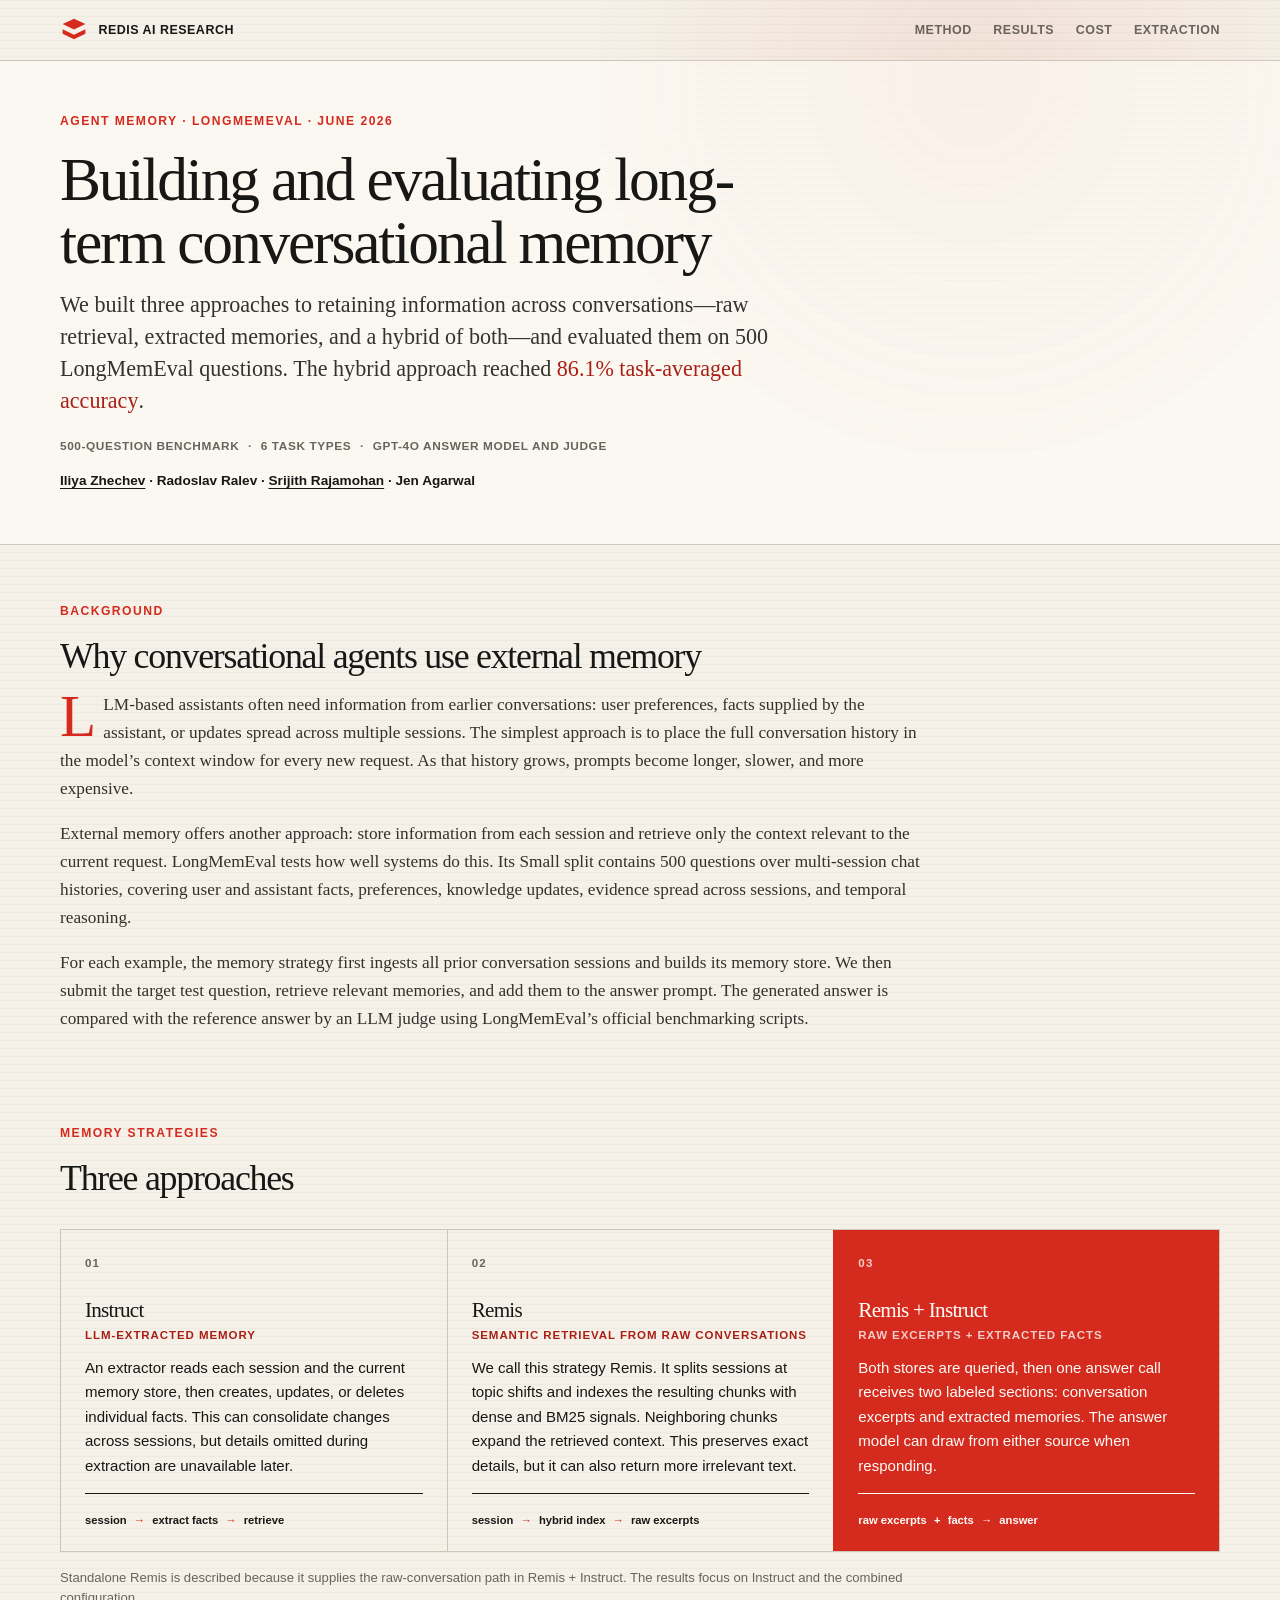
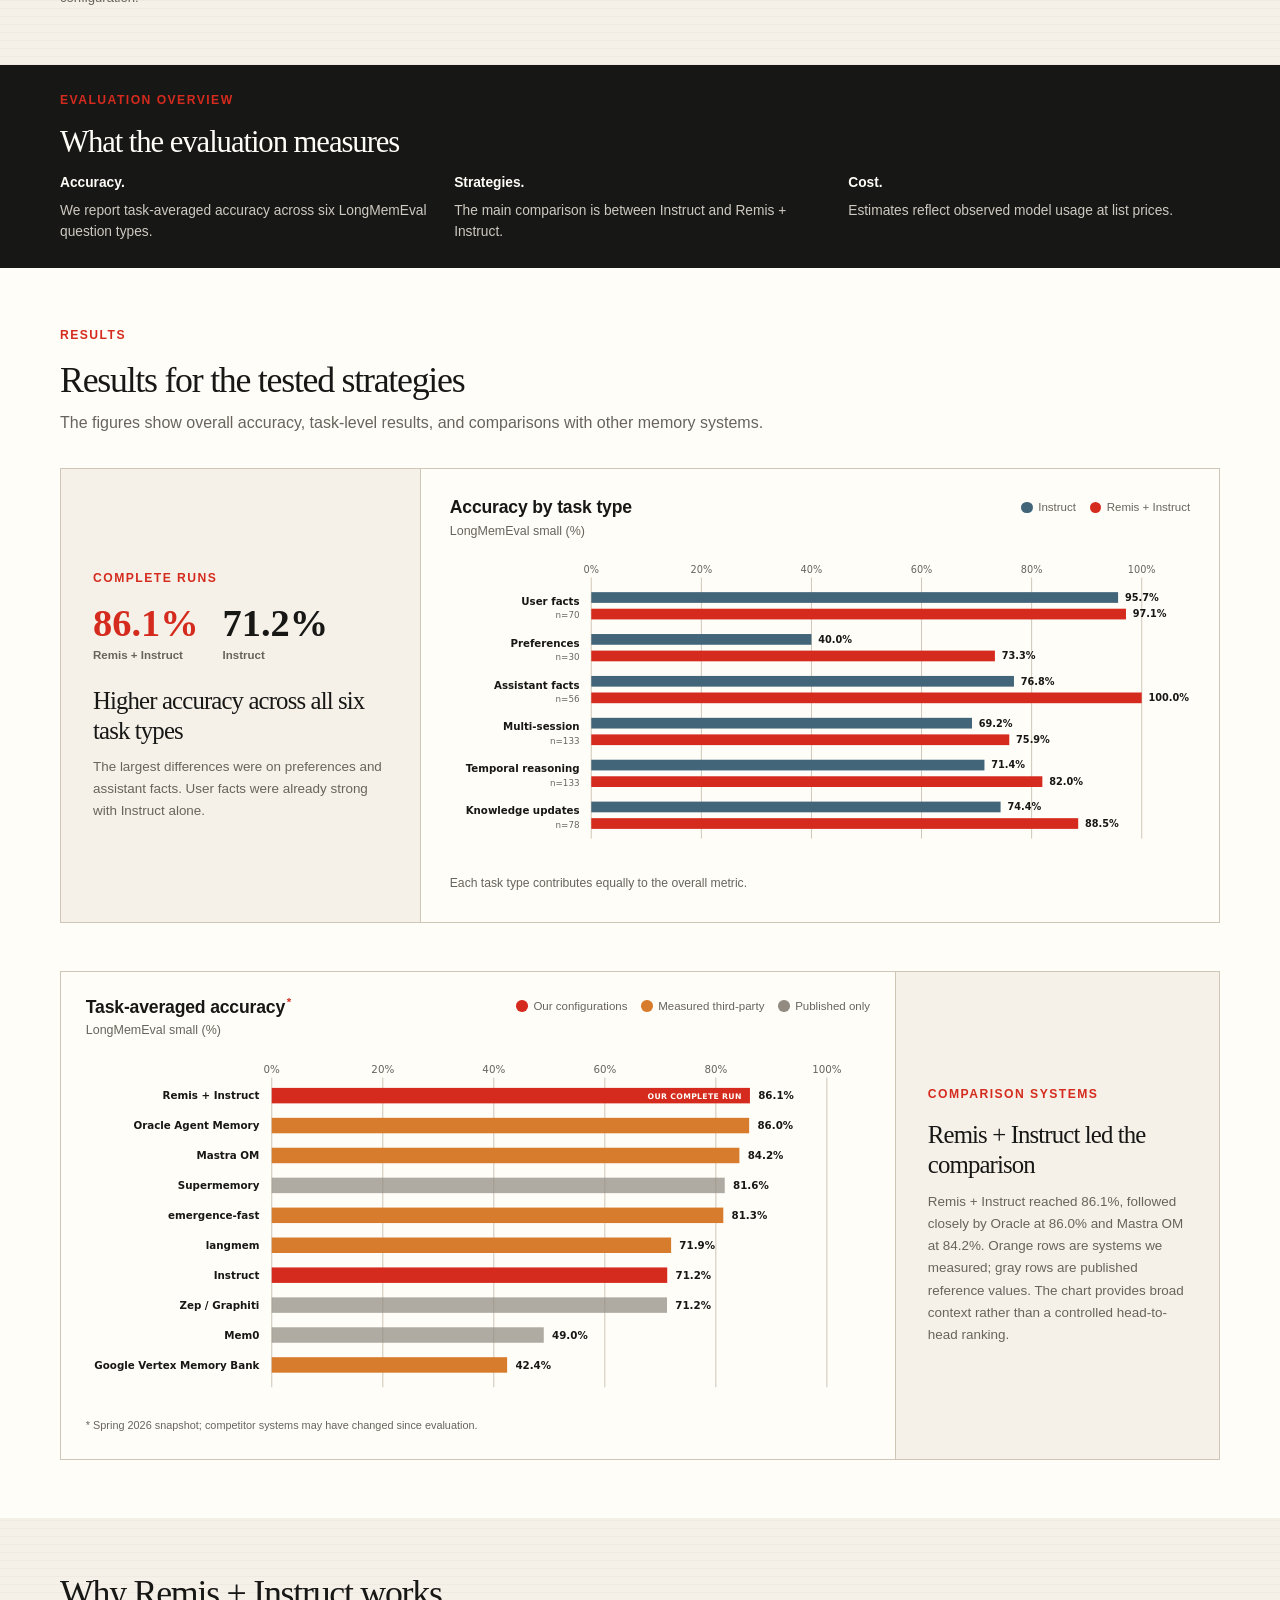
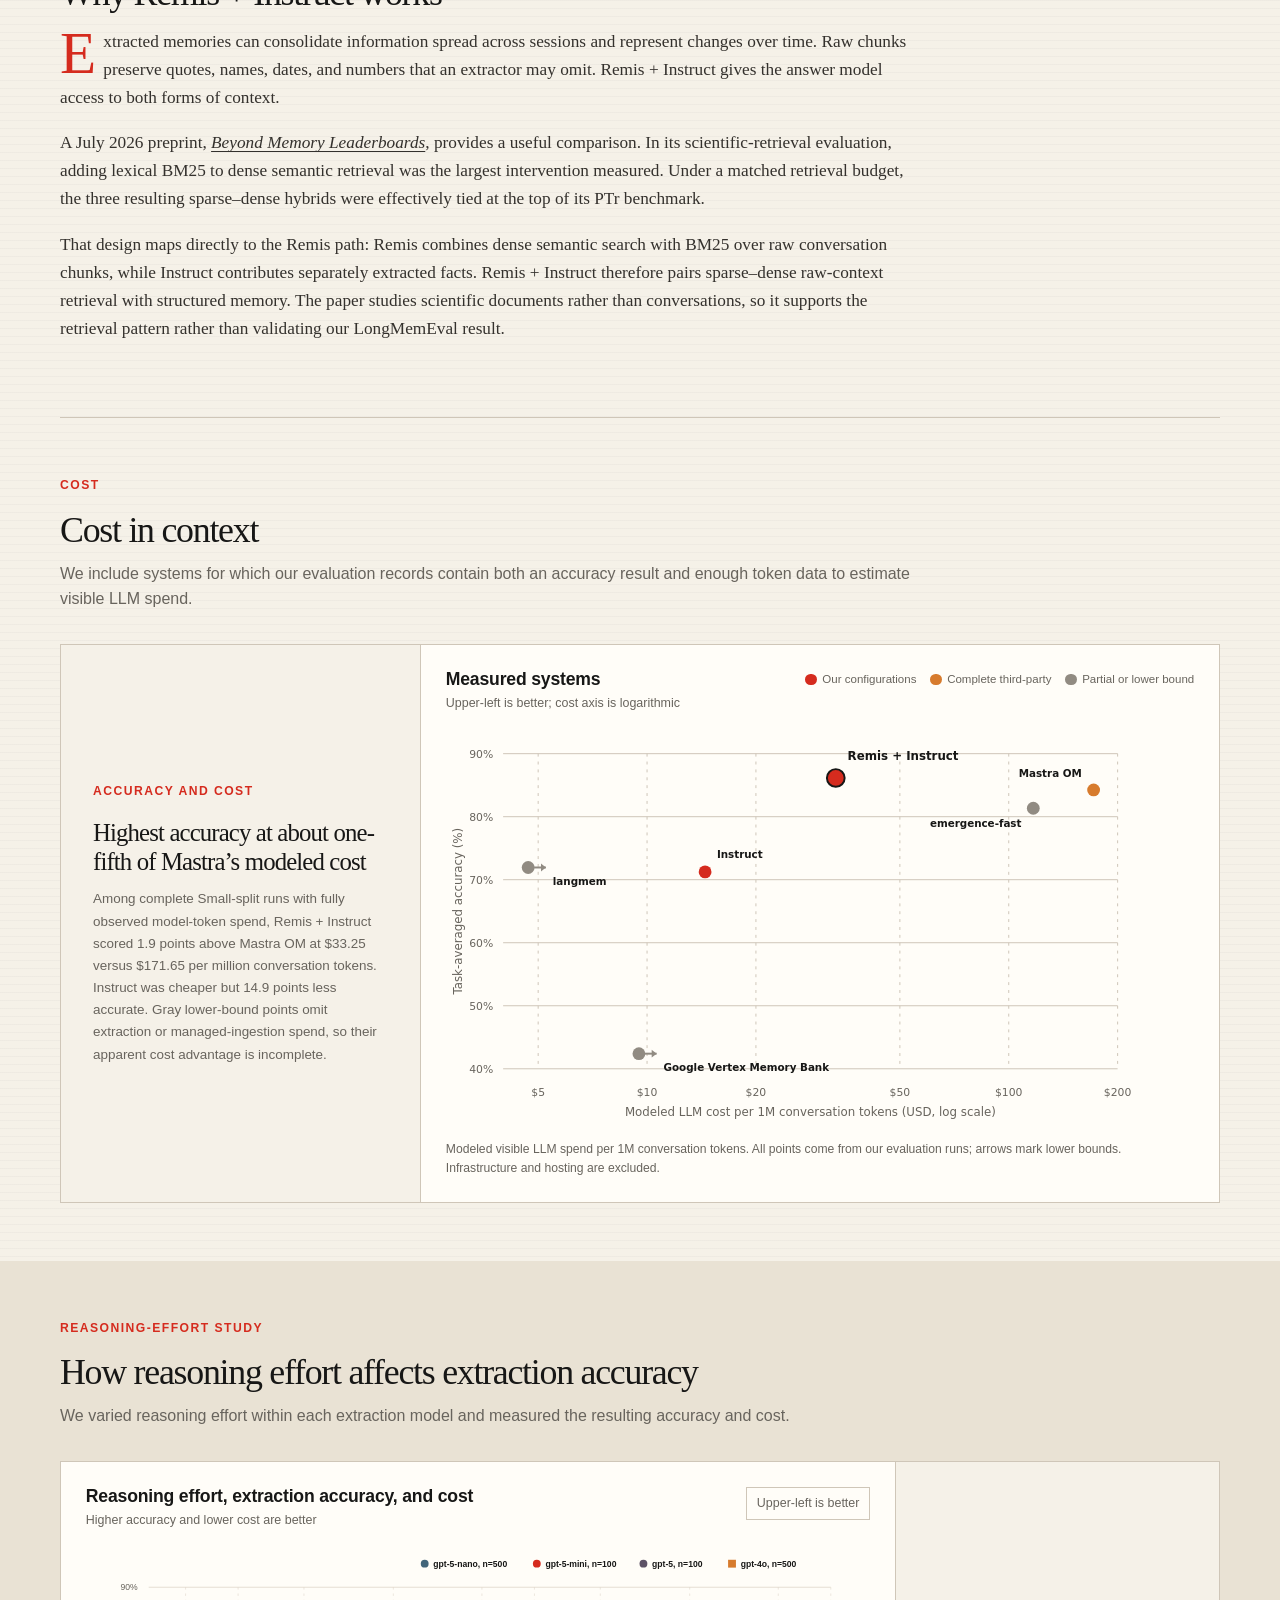
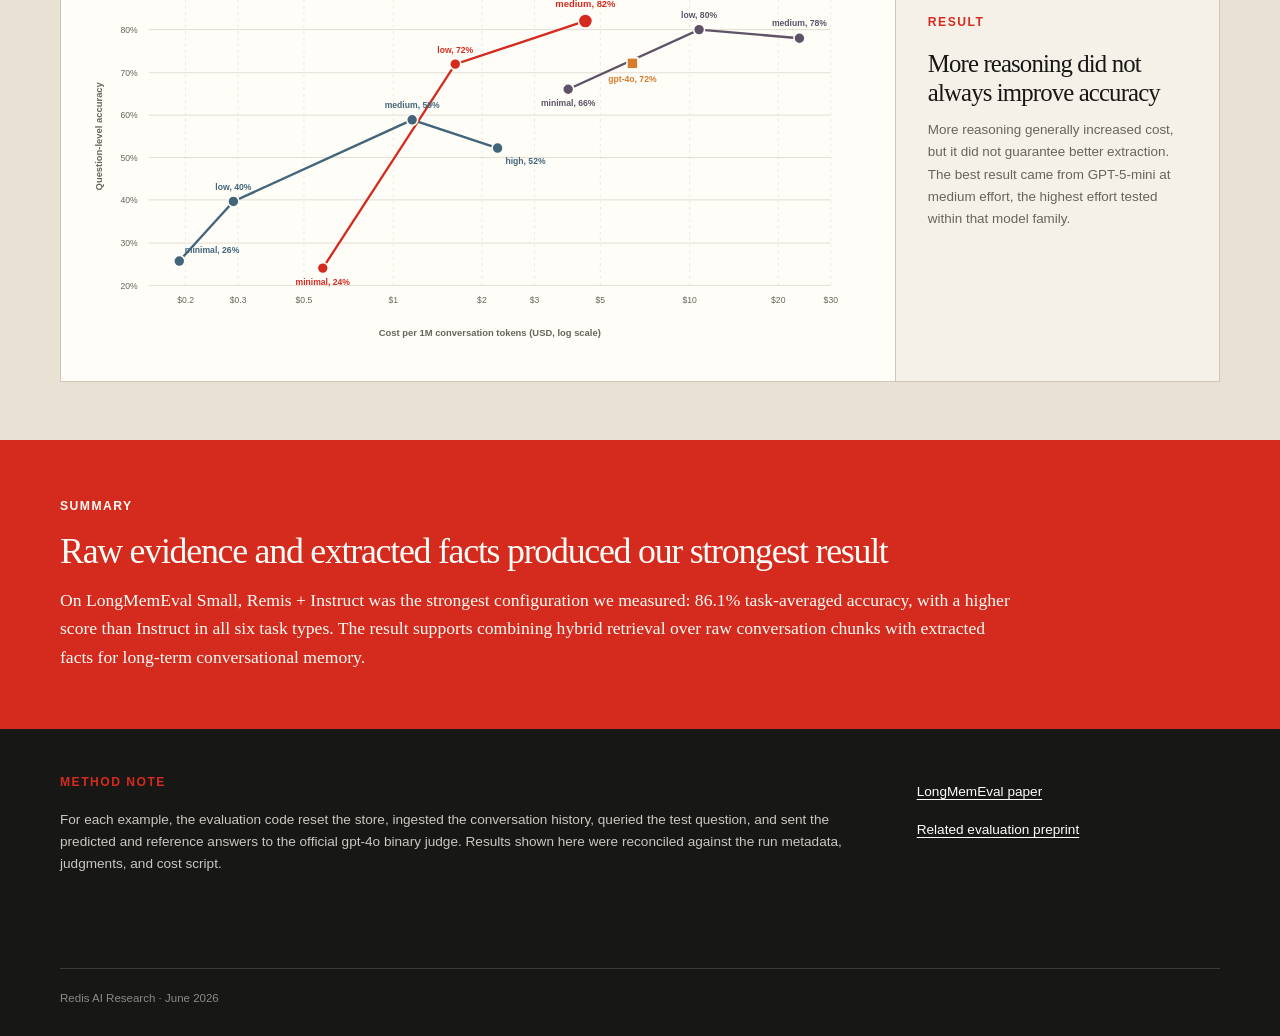
<file: docs/longmemeval-agent-memory/index.html>
<!doctype html>
<html lang="en">
  <head>
    <!-- Google tag (gtag.js) -->
    <script async src="https://www.googletagmanager.com/gtag/js?id=G-Y08MW5QTRS"></script>
    <script>
      window.dataLayer = window.dataLayer || [];
      function gtag() {
        dataLayer.push(arguments);
      }
      gtag("js", new Date());
      gtag("config", "G-Y08MW5QTRS");
    </script>
    <meta charset="UTF-8" />
    <meta name="viewport" content="width=device-width, initial-scale=1.0" />
    <link rel="icon" href="../favicon.png" type="image/png" />
    <link rel="apple-touch-icon" href="../apple-touch-icon.png" />
    <meta
      name="description"
      content="Results from a 500-question evaluation of raw conversation retrieval, extracted memories, and a hybrid configuration on LongMemEval."
    />
    <meta
      name="author"
      content="Iliya Zhechev, Radoslav Ralev, Srijith Rajamohan, Jen Agarwal"
    />
    <meta name="theme-color" content="#f5f1e8" />
    <meta property="og:type" content="article" />
    <meta property="og:title" content="Building and evaluating long-term conversational memory" />
    <meta
      property="og:url"
      content="https://redis.github.io/redis-ai-research-public/longmemeval-agent-memory/"
    />
    <meta
      property="og:description"
      content="We built and evaluated raw conversation retrieval, extracted memories, and a hybrid approach on 500 LongMemEval questions."
    />
    <meta
      property="og:image"
      content="https://redis.github.io/redis-ai-research-public/longmemeval-agent-memory/assets/social-card.png"
    />
    <meta property="og:image:type" content="image/png" />
    <meta property="og:image:width" content="1200" />
    <meta property="og:image:height" content="630" />
    <meta name="twitter:card" content="summary_large_image" />
    <meta name="twitter:title" content="Building and evaluating long-term conversational memory" />
    <meta
      name="twitter:description"
      content="We built and evaluated raw conversation retrieval, extracted memories, and a hybrid approach on 500 LongMemEval questions."
    />
    <meta
      name="twitter:image"
      content="https://redis.github.io/redis-ai-research-public/longmemeval-agent-memory/assets/social-card.png"
    />
    <title>Building and evaluating long-term conversational memory</title>
    <link rel="stylesheet" href="styles.css?v=20260730-comparison-snapshot" />
    <script src="script.js?v=20260730-google-context" defer></script>
  </head>
  <body>
    <a class="skip-link" href="#article">Skip to article</a>

    <header class="site-header">
      <a class="brand" href="../" aria-label="Redis AI Research, home">
        <svg viewBox="0 0 32 32" aria-hidden="true">
          <path d="M16 3 29 9.2 16 15.4 3 9.2 16 3Z" />
          <path d="m3 15.1 13 6.2 13-6.2v5.2L16 26.5 3 20.3v-5.2Z" />
        </svg>
        <span>Redis AI Research</span>
      </a>
      <nav aria-label="Article sections">
        <a href="#method">Method</a>
        <a href="#results">Results</a>
        <a href="#cost">Cost</a>
        <a href="#extraction">Extraction</a>
      </nav>
    </header>

    <main id="article">
      <article>
        <header class="hero" id="top">
          <div class="hero-copy">
            <p class="eyebrow">Agent memory · LongMemEval · June 2026</p>
            <h1>Building and evaluating long-term conversational memory</h1>
            <p class="dek">
              We built three approaches to retaining information across conversations—raw
              retrieval, extracted memories, and a hybrid of both—and evaluated them on 500
              LongMemEval questions. The hybrid approach reached
              <strong>86.1% task-averaged accuracy</strong>.
            </p>
            <div class="hero-meta">
              <span>500-question benchmark</span>
              <span>6 task types</span>
              <span>gpt-4o answer model and judge</span>
            </div>
            <p class="byline">
              <a href="http://ichko.github.io/" rel="author">Iliya Zhechev</a> · Radoslav Ralev ·
              <a href="https://srijithr.gitlab.io/" rel="author">Srijith Rajamohan</a> · Jen Agarwal
            </p>
          </div>
        </header>

        <section class="narrative" id="method">
          <div class="section-heading">
            <p class="section-kicker">Background</p>
            <h2>Why conversational agents use external memory</h2>
          </div>
          <div class="prose">
            <p>
              LLM-based assistants often need information from earlier conversations: user
              preferences, facts supplied by the assistant, or updates spread across multiple
              sessions. The simplest approach is to place the full conversation history in the
              model’s context window for every new request. As that history grows, prompts
              become longer, slower, and more expensive.
            </p>
            <p>
              External memory offers another approach: store information from each session and
              retrieve only the context relevant to the current request. LongMemEval tests how
              well systems do this. Its Small split contains 500 questions over multi-session
              chat histories, covering user and assistant facts, preferences, knowledge
              updates, evidence spread across sessions, and temporal reasoning.
            </p>
            <p>
              For each example, the memory strategy first ingests all prior conversation
              sessions and builds its memory store. We then submit the target test question,
              retrieve relevant memories, and add them to the answer prompt. The generated
              answer is compared with the reference answer by an LLM judge using LongMemEval’s
              official benchmarking scripts.
            </p>
          </div>
        </section>

        <section class="strategy-section" aria-labelledby="strategies-title">
          <div class="section-heading">
            <p class="section-kicker">Memory strategies</p>
            <h2 id="strategies-title">Three approaches</h2>
          </div>

          <div class="strategy-grid">
            <article class="strategy-card">
              <span class="strategy-index">01</span>
              <h3>Instruct</h3>
              <p class="strategy-type">LLM-extracted memory</p>
              <p>
                An extractor reads each session and the current memory store, then creates,
                updates, or deletes individual facts. This can consolidate changes across
                sessions, but details omitted during extraction are unavailable later.
              </p>
              <div class="flow" aria-label="Instruct flow">
                <span>session</span><i>→</i><span>extract facts</span><i>→</i><span>retrieve</span>
              </div>
            </article>

            <article class="strategy-card">
              <span class="strategy-index">02</span>
              <h3>Remis</h3>
              <p class="strategy-type">Semantic retrieval from raw conversations</p>
              <p>
                We call this strategy Remis. It splits sessions at topic shifts and indexes
                the resulting chunks with dense and BM25 signals. Neighboring chunks expand
                the retrieved context. This preserves exact details, but it can also return
                more irrelevant text.
              </p>
              <div class="flow" aria-label="Remis flow">
                <span>session</span><i>→</i><span>hybrid index</span><i>→</i><span>raw excerpts</span>
              </div>
            </article>

            <article class="strategy-card strategy-card-paired">
              <span class="strategy-index">03</span>
              <h3>Remis + Instruct</h3>
              <p class="strategy-type">Raw excerpts + extracted facts</p>
              <p>
                Both stores are queried, then one answer call receives two labeled sections:
                conversation excerpts and extracted memories. The answer model can draw from
                either source when responding.
              </p>
              <div class="flow" aria-label="Remis plus Instruct flow">
                <span>raw excerpts</span><b>+</b><span>facts</span><i>→</i><span>answer</span>
              </div>
            </article>
          </div>
          <p class="strategy-note">
            Standalone Remis is described because it supplies the raw-conversation path in
            Remis + Instruct. The results focus on Instruct and the combined configuration.
          </p>
        </section>

        <section class="read-this-first" aria-labelledby="read-first-title">
          <p class="section-kicker">Evaluation overview</p>
          <h2 id="read-first-title">What the evaluation measures</h2>
          <div class="qualification-grid">
            <p>
              <strong>Accuracy.</strong> We report task-averaged accuracy across six
              LongMemEval question types.
            </p>
            <p>
              <strong>Strategies.</strong> The main comparison is between Instruct and
              Remis + Instruct.
            </p>
            <p>
              <strong>Cost.</strong> Estimates reflect observed model usage at list prices.
            </p>
          </div>
        </section>

        <section class="results-section" id="results" aria-labelledby="results-title">
          <div class="section-heading">
            <p class="section-kicker">Results</p>
            <h2 id="results-title">Results for the tested strategies</h2>
            <p>
              The figures show overall accuracy, task-level results, and comparisons with
              other memory systems.
            </p>
          </div>

          <div class="results-story">
            <div class="results-story-copy">
              <p class="section-kicker">Complete runs</p>
              <div class="score-comparison" aria-label="Overall task-averaged accuracy">
                <p>
                  <strong>86.1%</strong>
                  <span>Remis + Instruct</span>
                </p>
                <p>
                  <strong>71.2%</strong>
                  <span>Instruct</span>
                </p>
              </div>
              <h3>Higher accuracy across all six task types</h3>
              <p>
                The largest differences were on preferences and assistant facts. User facts
                were already strong with Instruct alone.
              </p>
            </div>
            <figure class="task-breakdown">
              <div class="chart-header">
                <div>
                  <h3>Accuracy by task type</h3>
                  <p>LongMemEval small (%)</p>
                </div>
                <div class="legend" aria-label="Chart legend">
                  <span><i class="legend-swatch instruct"></i>Instruct</span>
                  <span><i class="legend-swatch redis"></i>Remis + Instruct</span>
                </div>
              </div>
                <div
                  id="per-task-chart"
                  class="chart"
                  role="img"
                  aria-label="Bar chart comparing Instruct and Remis plus Instruct across six task types"
                ></div>
              <figcaption>Each task type contributes equally to the overall metric.</figcaption>
            </figure>
          </div>

          <div class="leaderboard-story">
            <figure class="leaderboard-figure">
              <div class="chart-header">
                <div>
                  <h3>Task-averaged accuracy<sup>*</sup></h3>
                  <p>LongMemEval small (%)</p>
                </div>
                <div class="legend" aria-label="Chart legend">
                  <span><i class="legend-swatch redis"></i>Our configurations</span>
                  <span><i class="legend-swatch reproduced"></i>Measured third-party</span>
                  <span><i class="legend-swatch published"></i>Published only</span>
                </div>
              </div>
              <div
                id="leaderboard-chart"
                class="chart"
                role="img"
                aria-label="Leaderboard comparing our memory configurations with measured and published systems"
              ></div>
              <figcaption class="snapshot-note">
                * Spring 2026 snapshot; competitor systems may have changed since evaluation.
              </figcaption>
            </figure>
            <div class="leaderboard-copy">
              <p class="section-kicker">Comparison systems</p>
              <h3>Remis + Instruct led the comparison</h3>
              <p>
                Remis + Instruct reached 86.1%, followed closely by Oracle at 86.0% and Mastra
                OM at 84.2%. Orange rows are systems we measured; gray rows are published
                reference values. The chart provides broad context rather than a controlled
                head-to-head ranking.
              </p>
            </div>
          </div>
        </section>

        <section class="narrative finding">
          <div class="section-heading">
            <h2>Why Remis + Instruct works</h2>
          </div>
          <div class="prose">
            <p>
              Extracted memories can consolidate information spread across sessions and
              represent changes over time. Raw chunks preserve quotes, names, dates, and
              numbers that an extractor may omit. Remis + Instruct gives the answer model
              access to both forms of context.
            </p>
            <p>
              A July 2026 preprint,
              <a href="https://arxiv.org/abs/2607.16848" rel="noreferrer"
                ><cite>Beyond Memory Leaderboards</cite></a
              >, provides a useful comparison. In its scientific-retrieval evaluation, adding
              lexical BM25 to dense semantic retrieval was the largest intervention measured.
              Under a matched retrieval budget, the three resulting sparse–dense hybrids were
              effectively tied at the top of its PTr benchmark.
            </p>
            <p>
              That design maps directly to the Remis path: Remis combines dense semantic search
              with BM25 over raw conversation chunks, while Instruct contributes separately
              extracted facts. Remis + Instruct therefore pairs sparse–dense raw-context
              retrieval with structured memory. The paper studies scientific documents rather
              than conversations, so it supports the retrieval pattern rather than validating
              our LongMemEval result.
            </p>
          </div>
        </section>

        <section class="economics" id="cost" aria-labelledby="economics-title">
          <div class="section-heading">
            <p class="section-kicker">Cost</p>
            <h2 id="economics-title">Cost in context</h2>
            <p>
              We include systems for which our evaluation records contain both an accuracy
              result and enough token data to estimate visible LLM spend.
            </p>
          </div>

          <div class="cost-story">
            <div class="cost-copy">
              <p class="section-kicker">Accuracy and cost</p>
              <h3>Highest accuracy at about one-fifth of Mastra’s modeled cost</h3>
              <p>
                Among complete Small-split runs with fully observed model-token spend,
                Remis + Instruct scored 1.9 points above Mastra OM at $33.25 versus $171.65
                per million conversation tokens. Instruct was cheaper but 14.9 points less
                accurate. Gray lower-bound points omit extraction or managed-ingestion spend,
                so their apparent cost advantage is incomplete.
              </p>
            </div>
            <figure class="cost-figure">
              <div class="chart-header">
                <div>
                  <h3>Measured systems</h3>
                  <p>Upper-left is better; cost axis is logarithmic</p>
                </div>
                <div class="legend" aria-label="Chart legend">
                  <span><i class="legend-swatch redis"></i>Our configurations</span>
                  <span><i class="legend-swatch reproduced"></i>Complete third-party</span>
                  <span><i class="legend-swatch qualified"></i>Partial or lower bound</span>
                </div>
              </div>
              <div id="cost-chart" class="chart cost-chart" role="img" aria-label="Scatter plot of accuracy and estimated cost"></div>
              <figcaption>
                Modeled visible LLM spend per 1M conversation tokens. All points come from our
                evaluation runs; arrows mark lower bounds. Infrastructure and hosting are excluded.
              </figcaption>
            </figure>
          </div>
        </section>

        <section class="extraction-study" id="extraction" aria-labelledby="extraction-title">
          <div class="section-heading">
            <p class="section-kicker">Reasoning-effort study</p>
            <h2 id="extraction-title">How reasoning effort affects extraction accuracy</h2>
            <p>
              We varied reasoning effort within each extraction model and measured the resulting
              accuracy and cost.
            </p>
          </div>

          <div class="extraction-story">
            <figure class="extraction-plot">
              <div class="chart-header">
                <div>
                  <h3>Reasoning effort, extraction accuracy, and cost</h3>
                  <p>Higher accuracy and lower cost are better</p>
                </div>
                <span class="chart-unit">Upper-left is better</span>
              </div>
              <div class="figure-scroll">
                <img
                  class="extraction-figure"
                  src="assets/extractor-price-quality.svg"
                  width="1000"
                  height="520"
                  alt="Accuracy versus cost for gpt-5-nano, gpt-5-mini, gpt-5, and gpt-4o as memory extraction models across reasoning-effort settings"
                />
              </div>
            </figure>
            <div class="extraction-copy">
              <p class="section-kicker">Result</p>
              <h3>More reasoning did not always improve accuracy</h3>
              <p>
                More reasoning generally increased cost, but it did not guarantee better
                extraction. The best result came from GPT-5-mini at medium effort, the highest
                effort tested within that model family.
              </p>
            </div>
          </div>
        </section>

        <section class="conclusion" aria-labelledby="conclusion-title">
          <p class="section-kicker">Summary</p>
          <h2 id="conclusion-title">Raw evidence and extracted facts produced our strongest result</h2>
          <p>
            On LongMemEval Small, Remis + Instruct was the strongest configuration we
            measured: 86.1% task-averaged accuracy, with a higher score than Instruct in all
            six task types. The result supports combining hybrid retrieval over raw
            conversation chunks with extracted facts for long-term conversational memory.
          </p>
        </section>

        <footer class="article-footer">
          <div>
            <p class="section-kicker">Method note</p>
            <p>
              For each example, the evaluation code reset the store, ingested the conversation
              history, queried the test question, and sent the predicted and reference
              answers to the official gpt-4o binary judge. Results shown here were reconciled
              against the run metadata, judgments, and cost script.
            </p>
          </div>
          <div class="footer-links">
            <a href="https://arxiv.org/abs/2410.10813" rel="noreferrer">LongMemEval paper</a>
            <a href="https://arxiv.org/abs/2607.16848" rel="noreferrer">Related evaluation preprint</a>
          </div>
          <p class="copyright">Redis AI Research · June 2026</p>
        </footer>
      </article>
    </main>

    <div class="tooltip" id="chart-tooltip" role="status" aria-live="polite"></div>
  </body>
</html>
</file>
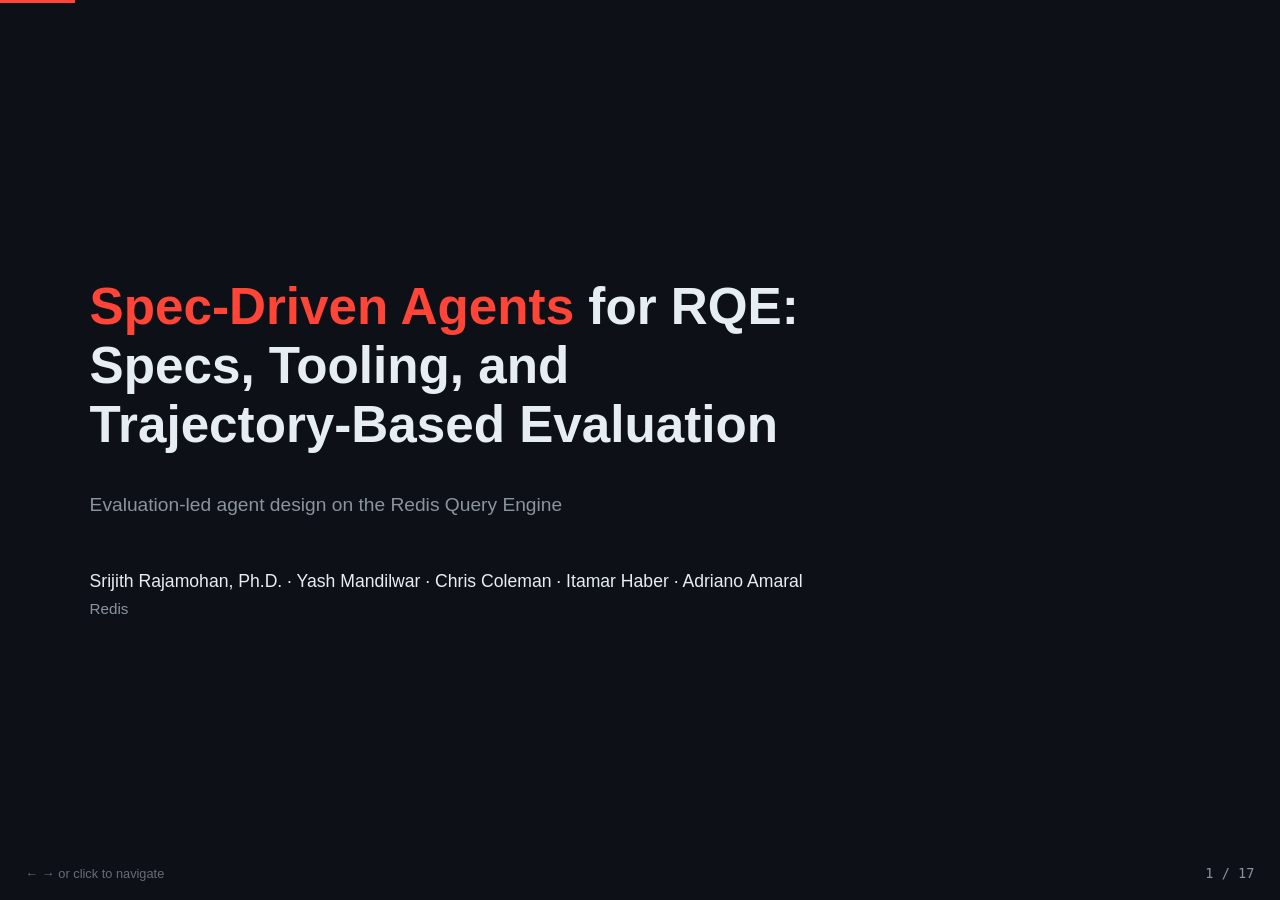
<file: agentic-ai-summit/talk-slides/talk-slides.html>
<!DOCTYPE html>
<html lang="en">
<head>
<meta charset="UTF-8">
<meta name="viewport" content="width=device-width, initial-scale=1.0">
<title>Spec-Driven Agents for RQE: Specs, Tooling, and Trajectory-Based Evaluation</title>
<style>
  :root {
    --bg: #0d1117; --panel: #161b22; --panel2: #1c2129; --border: #2d333b;
    --text: #e6edf3; --muted: #8b949e; --accent: #ff4438; --accent2: #58a6ff;
    --good: #3fb950; --warn: #d29922;
    --mono: "SF Mono", "Fira Code", Consolas, monospace;
  }
  * { margin: 0; padding: 0; box-sizing: border-box; }
  html, body { height: 100%; background: var(--bg); color: var(--text);
    font-family: -apple-system, "Segoe UI", Helvetica, Arial, sans-serif; overflow: hidden; }
  .slide { display: none; position: absolute; inset: 0; padding: 5vh 7vw;
    flex-direction: column; justify-content: center; }
  .slide.active { display: flex; }
  h1 { font-size: 3.2rem; line-height: 1.15; font-weight: 800; }
  h2 { font-size: 2.2rem; font-weight: 700; margin-bottom: 2.2rem; }
  h2 .kicker { display: block; font-size: 0.85rem; letter-spacing: 0.18em;
    text-transform: uppercase; color: var(--accent); margin-bottom: 0.6rem; font-weight: 600; }
  p, li { font-size: 1.25rem; line-height: 1.55; color: var(--text); }
  .muted { color: var(--muted); }
  .accent { color: var(--accent); }
  .blue { color: var(--accent2); }
  .good { color: var(--good); }
  ul.spaced li { margin-bottom: 1.1rem; }
  ul { padding-left: 1.4rem; }
  code { font-family: var(--mono); font-size: 0.92em; background: var(--panel2);
    padding: 0.12em 0.4em; border-radius: 5px; border: 1px solid var(--border); }
  .cols { display: grid; grid-template-columns: 1fr 1fr; gap: 3rem; align-items: start; }
  .cols3 { display: grid; grid-template-columns: 1fr 1fr 1fr; gap: 1.6rem; align-items: stretch; }
  .card { background: var(--panel); border: 1px solid var(--border); border-radius: 12px;
    padding: 1.5rem 1.7rem; }
  .card h3 { font-size: 1.15rem; margin-bottom: 0.7rem; color: var(--accent2); }
  .card p, .card li { font-size: 1.05rem; }
  .big-stat { font-size: 3.4rem; font-weight: 800; line-height: 1; }
  .stat-label { font-size: 1rem; color: var(--muted); margin-top: 0.5rem; }
  /* bar chart */
  .bars { display: flex; flex-direction: column; gap: 1.05rem; margin-top: 1rem; }
  .bar-row { display: grid; grid-template-columns: 15rem 1fr 5.5rem; gap: 1rem; align-items: center; }
  .bar-row .label { font-size: 1.02rem; text-align: right; color: var(--text); }
  .bar-track { background: var(--panel2); border-radius: 6px; height: 1.5rem; position: relative; overflow: hidden; }
  .bar-fill { height: 100%; border-radius: 6px; }
  .bar-row .delta { font-family: var(--mono); font-size: 1rem; font-weight: 700; }
  .legend { display: flex; gap: 2rem; margin-bottom: 1.2rem; font-size: 1rem; color: var(--muted); }
  .legend .sw { display: inline-block; width: 1rem; height: 1rem; border-radius: 3px;
    vertical-align: -0.15rem; margin-right: 0.5rem; }
  .footer-note { margin-top: 2rem; font-size: 1rem; color: var(--muted); }
  .pill { display: inline-block; background: var(--panel2); border: 1px solid var(--border);
    border-radius: 999px; padding: 0.3rem 1rem; font-size: 0.95rem; color: var(--muted);
    margin-right: 0.6rem; margin-bottom: 0.6rem; }
  .num { font-family: var(--mono); }
  table { border-collapse: collapse; width: 100%; margin-top: 0.5rem; }
  th, td { text-align: left; padding: 0.65rem 1rem; border-bottom: 1px solid var(--border);
    font-size: 1.08rem; }
  th { color: var(--muted); font-weight: 600; font-size: 0.9rem; text-transform: uppercase;
    letter-spacing: 0.08em; }
  td.num, th.num { text-align: right; font-family: var(--mono); }
  /* chrome */
  #progress { position: fixed; top: 0; left: 0; height: 3px; background: var(--accent);
    transition: width 0.25s ease; z-index: 10; }
  #counter { position: fixed; bottom: 1.2rem; right: 1.6rem; color: var(--muted);
    font-family: var(--mono); font-size: 0.85rem; z-index: 10; }
  #hint { position: fixed; bottom: 1.2rem; left: 1.6rem; color: var(--muted);
    font-size: 0.8rem; z-index: 10; opacity: 0.7; }
  .flow { display: flex; align-items: center; gap: 0.9rem; flex-wrap: wrap; margin: 1.4rem 0; }
  .flow .step { background: var(--panel); border: 1px solid var(--border); border-radius: 10px;
    padding: 0.8rem 1.2rem; font-size: 1.02rem; }
  .flow .arrow { color: var(--accent); font-size: 1.4rem; }
  .callout { border-left: 4px solid var(--accent); background: var(--panel);
    padding: 1.1rem 1.5rem; border-radius: 0 10px 10px 0; margin-top: 1.8rem; }
  .callout p { font-size: 1.15rem; }
  .takeaway-num { font-size: 2.6rem; font-weight: 800; color: var(--accent); line-height: 1; }
</style>
</head>
<body>

<!-- 1 · Title -->
<section class="slide active">
  <h1><span class="accent">Spec-Driven Agents</span> for RQE:<br>Specs, Tooling, and<br>Trajectory-Based Evaluation</h1>
  <p class="muted" style="margin-top:2.2rem;font-size:1.2rem">Evaluation-led agent design on the Redis Query Engine</p>
  <p style="margin-top:3rem;font-size:1.1rem">Srijith Rajamohan, Ph.D. · Yash Mandilwar · Chris Coleman · Itamar Haber · Adriano Amaral<br><span class="muted" style="font-size:0.95rem">Redis</span></p>
</section>

<!-- 2 · The bottleneck -->
<section class="slide">
  <h2><span class="kicker">The Problem</span>Reliability is the bottleneck between demo and production</h2>
  <p style="margin-bottom:1.6rem">Production means, every time:</p>
  <ul class="spaced">
    <li>The <strong>right tools</strong>, in the <strong>correct order</strong></li>
    <li><strong>All the time</strong></li>
  </ul>
  <div class="callout"><p>Answers must be <strong>correct, complete, and useful</strong> — ideally also <strong>efficient</strong> — and all of it <em>measurable</em>.</p></div>
</section>

<!-- 3 · Case study -->
<section class="slide">
  <h2><span class="kicker">Case Study</span>Troubleshooting the Redis Query Engine</h2>
  <div class="cols">
    <div>
      <p style="margin-bottom:1.4rem">An agent that diagnoses RQE (RediSearch) issues: slow queries, indexing failures, memory pressure, stale results, vector search problems.</p>
      <ul class="spaced">
        <li>Interprets raw diagnostics: <code>FT.PROFILE</code>, <code>FT.INFO</code>, <code>SLOWLOG</code>, shard metrics</li>
        <li>Staged workflow: Clarification → Diagnosis → Confirmation → Solution</li>
        <li>Must ground every conclusion in collected evidence</li>
      </ul>
    </div>
    <div class="card">
      <h3>Why this domain is hard for agents</h3>
      <ul class="spaced" style="padding-left:1.2rem">
        <li>Unlike SQL, parametric knowledge is often incorrect</li>
        <li>Very context dependent — needs to know what information is missing from a question</li>
        <li>Analysis may not catch all issues (completeness)</li>
        <li>Answers can be non-useful</li>
      </ul>
    </div>
  </div>
</section>

<!-- 4 · Failure modes -->
<section class="slide">
  <h2><span class="kicker">Observed Failure Modes</span>How agents actually go wrong</h2>
  <div class="cols" style="gap:1.6rem;grid-template-columns:2fr 1fr">
    <div>
      <h3 style="color:var(--accent);font-size:1.1rem;letter-spacing:0.08em;text-transform:uppercase;margin-bottom:0.9rem">Correctness</h3>
      <div class="cols" style="gap:1.2rem">
        <div class="card"><h3>Tool &amp; file-read omission</h3><p>Skips a required tool call, misses a file entirely, or reads it partially — the answer looks complete but is missing evidence.</p></div>
        <div class="card"><h3>Hallucination &amp; misuse of information</h3><p>Guesses paths or arguments that don't exist, forgets evidence already collected, or reasons illogically from what it has.</p></div>
      </div>
    </div>
    <div>
      <h3 style="color:var(--accent);font-size:1.1rem;letter-spacing:0.08em;text-transform:uppercase;margin-bottom:0.9rem">Efficiency</h3>
      <div class="card"><h3>Inefficient paths</h3><p>Exploratory flailing: repeated reads of the same document, backtracking, dead-end searches.</p></div>
    </div>
  </div>
  <div class="callout"><p>None of these show up in an end-to-end "did it answer?" eval. They only show up in the <strong>trajectory</strong>.</p></div>
</section>

<!-- 5 · Spec-driven design -->
<section class="slide">
  <h2><span class="kicker">Approach 1/2</span>Spec-driven design &amp; tool granularity</h2>
  <p style="margin-bottom:1.6rem"><strong>Hierarchical specs</strong> + deliberately shaped tools — not a monolithic prompt:</p>
  <div class="cols3">
    <div class="card"><h3>Specs encode context &amp; tool use</h3><p>What context matters · which tools, how, in what order · required inputs declared.</p></div>
    <div class="card"><h3>Right-sized tools</h3><p>Transforms belong in tools, not the context window: <code>analyse_ft_profile</code> → compact summary + outliers.</p></div>
    <div class="card"><h3>Setup vs. discretionary tools</h3><p><strong>Setup</strong>: always run — <code>ft_info</code> before any query. <strong>Discretionary</strong>: invoked by model judgment as context requires.</p></div>
  </div>
</section>

<!-- 6a · Baseline architecture -->
<section class="slide">
  <h2><span class="kicker">Architecture — Baseline</span>A standard spec-driven agent</h2>
  <svg viewBox="0 0 1000 400" style="width:100%;max-height:60vh" xmlns="http://www.w3.org/2000/svg">
    <defs><marker id="ar0" markerWidth="10" markerHeight="10" refX="8" refY="3" orient="auto"><path d="M0,0 L8,3 L0,6" fill="none" stroke="#ff4438" stroke-width="1.5"/></marker></defs>
    <!-- user -->
    <rect x="20" y="160" width="150" height="70" rx="10" fill="#161b22" stroke="#2d333b"/>
    <text x="95" y="190" text-anchor="middle" fill="#e6edf3" font-size="17" font-weight="600">User</text>
    <text x="95" y="212" text-anchor="middle" fill="#8b949e" font-size="12">symptom description</text>
    <!-- agent -->
    <rect x="240" y="130" width="190" height="130" rx="10" fill="#161b22" stroke="#ff4438" stroke-width="1.5"/>
    <text x="335" y="165" text-anchor="middle" fill="#e6edf3" font-size="17" font-weight="600">Agent</text>
    <text x="335" y="190" text-anchor="middle" fill="#8b949e" font-size="12">spec: role, workflow,</text>
    <text x="335" y="208" text-anchor="middle" fill="#8b949e" font-size="12">hard rules</text>
    <!-- subagents -->
    <rect x="500" y="130" width="180" height="130" rx="10" fill="#161b22" stroke="#d29922" stroke-width="1.5"/>
    <text x="590" y="165" text-anchor="middle" fill="#d29922" font-size="16" font-weight="600">Subagents</text>
    <text x="590" y="190" text-anchor="middle" fill="#8b949e" font-size="12">delegated search,</text>
    <text x="590" y="208" text-anchor="middle" fill="#8b949e" font-size="12">analysis subtasks</text>
    <!-- raw docs -->
    <rect x="760" y="40" width="220" height="140" rx="10" fill="#161b22" stroke="#58a6ff" stroke-width="1.5"/>
    <text x="870" y="70" text-anchor="middle" fill="#58a6ff" font-size="16" font-weight="600">Raw doc files</text>
    <text x="870" y="96" text-anchor="middle" fill="#e6edf3" font-size="13">RQE-Troubleshooting-Guide.md</text>
    <text x="870" y="118" text-anchor="middle" fill="#8b949e" font-size="12">best-practices/*.md</text>
    <text x="870" y="140" text-anchor="middle" fill="#8b949e" font-size="12">found via glob / grep / read</text>
    <!-- mcp -->
    <rect x="760" y="220" width="220" height="140" rx="10" fill="#161b22" stroke="#3fb950" stroke-width="1.5"/>
    <text x="870" y="250" text-anchor="middle" fill="#3fb950" font-size="16" font-weight="600">MCP Tools</text>
    <text x="870" y="276" text-anchor="middle" fill="#e6edf3" font-size="13" font-family="monospace">analyse_ft_profile</text>
    <text x="870" y="298" text-anchor="middle" fill="#8b949e" font-size="12" font-family="monospace">ft_info · slowlog_get</text>
    <text x="870" y="318" text-anchor="middle" fill="#8b949e" font-size="12" font-family="monospace">redis_execute</text>
    <!-- arrows -->
    <line x1="170" y1="195" x2="232" y2="195" stroke="#ff4438" stroke-width="1.5" marker-end="url(#ar0)"/>
    <line x1="430" y1="195" x2="492" y2="195" stroke="#ff4438" stroke-width="1.5" marker-end="url(#ar0)"/>
    <line x1="680" y1="160" x2="752" y2="115" stroke="#ff4438" stroke-width="1.5" marker-end="url(#ar0)"/>
    <line x1="680" y1="230" x2="752" y2="285" stroke="#ff4438" stroke-width="1.5" marker-end="url(#ar0)"/>
    <text x="716" y="125" text-anchor="middle" fill="#8b949e" font-size="12">search + read</text>
    <text x="716" y="280" text-anchor="middle" fill="#8b949e" font-size="12">invoke</text>
  </svg>
  <p class="footer-note">Knowledge is unstructured — the agent must <em>find</em> what it needs. This is the baseline we measure against.</p>
</section>

<!-- 6b · Playbook architecture -->
<section class="slide">
  <h2><span class="kicker">Architecture — With Playbook</span>Structured knowledge replaces raw docs</h2>
  <svg viewBox="0 0 1250 440" style="width:100%;max-height:60vh" xmlns="http://www.w3.org/2000/svg">
    <defs><marker id="ar" markerWidth="10" markerHeight="10" refX="8" refY="3" orient="auto"><path d="M0,0 L8,3 L0,6" fill="none" stroke="#ff4438" stroke-width="1.5"/></marker></defs>
    <!-- user -->
    <rect x="20" y="185" width="150" height="70" rx="10" fill="#161b22" stroke="#2d333b"/>
    <text x="95" y="215" text-anchor="middle" fill="#e6edf3" font-size="17" font-weight="600">User</text>
    <text x="95" y="237" text-anchor="middle" fill="#8b949e" font-size="12">symptom description</text>
    <!-- agent -->
    <rect x="240" y="155" width="190" height="130" rx="10" fill="#161b22" stroke="#ff4438" stroke-width="1.5"/>
    <text x="335" y="190" text-anchor="middle" fill="#e6edf3" font-size="17" font-weight="600">Agent</text>
    <text x="335" y="215" text-anchor="middle" fill="#8b949e" font-size="12">spec: role, workflow,</text>
    <text x="335" y="233" text-anchor="middle" fill="#8b949e" font-size="12">hard rules</text>
    <!-- subagents -->
    <rect x="500" y="155" width="180" height="130" rx="10" fill="#161b22" stroke="#d29922" stroke-width="1.5"/>
    <text x="590" y="190" text-anchor="middle" fill="#d29922" font-size="16" font-weight="600">Subagents</text>
    <text x="590" y="215" text-anchor="middle" fill="#8b949e" font-size="12">delegated search,</text>
    <text x="590" y="233" text-anchor="middle" fill="#8b949e" font-size="12">analysis subtasks</text>
    <!-- playbook -->
    <rect x="760" y="15" width="220" height="130" rx="10" fill="#161b22" stroke="#58a6ff" stroke-width="1.5"/>
    <text x="870" y="43" text-anchor="middle" fill="#58a6ff" font-size="16" font-weight="600">Playbook + organized docs</text>
    <text x="870" y="68" text-anchor="middle" fill="#e6edf3" font-size="13">symptoms-router.md</text>
    <text x="870" y="90" text-anchor="middle" fill="#8b949e" font-size="12">slow-queries/ SQ-01…05</text>
    <text x="870" y="108" text-anchor="middle" fill="#8b949e" font-size="12">indexing-failures/ IF-01…06</text>
    <text x="870" y="126" text-anchor="middle" fill="#8b949e" font-size="12">memory · vector · connection</text>
    <!-- data processing tools -->
    <rect x="760" y="165" width="220" height="115" rx="10" fill="#161b22" stroke="#3fb950" stroke-width="1.5"/>
    <text x="870" y="193" text-anchor="middle" fill="#3fb950" font-size="16" font-weight="600">Data processing tools</text>
    <text x="870" y="218" text-anchor="middle" fill="#e6edf3" font-size="13" font-family="monospace">analyse_ft_profile</text>
    <text x="870" y="240" text-anchor="middle" fill="#8b949e" font-size="12">parse · summarize · outliers</text>
    <text x="870" y="258" text-anchor="middle" fill="#8b949e" font-size="12">(MCP)</text>
    <!-- data connector tools -->
    <rect x="760" y="300" width="220" height="115" rx="10" fill="#161b22" stroke="#3fb950" stroke-width="1.5"/>
    <text x="870" y="328" text-anchor="middle" fill="#3fb950" font-size="16" font-weight="600">Data connector tools</text>
    <text x="870" y="353" text-anchor="middle" fill="#8b949e" font-size="12" font-family="monospace">ft_info · slowlog_get</text>
    <text x="870" y="373" text-anchor="middle" fill="#8b949e" font-size="12" font-family="monospace">redis_execute · fetch_redis_metrics</text>
    <text x="870" y="393" text-anchor="middle" fill="#8b949e" font-size="12">(MCP → live Redis)</text>
    <!-- second classification axis: when tools run -->
    <text x="1125" y="135" text-anchor="middle" fill="#3fb950" font-size="13" font-weight="600">Same tools, second axis:</text>
    <text x="1125" y="153" text-anchor="middle" fill="#3fb950" font-size="13" font-weight="600">when they run</text>
    <rect x="1015" y="165" width="220" height="115" rx="10" fill="none" stroke="#3fb950" stroke-width="1.5" stroke-dasharray="7 5"/>
    <text x="1125" y="200" text-anchor="middle" fill="#3fb950" font-size="15" font-weight="600">Setup tools</text>
    <text x="1125" y="224" text-anchor="middle" fill="#8b949e" font-size="12">always run first</text>
    <text x="1125" y="246" text-anchor="middle" fill="#8b949e" font-size="12" font-family="monospace">ft_info · get_ftprofile_stats</text>
    <rect x="1015" y="300" width="220" height="115" rx="10" fill="none" stroke="#3fb950" stroke-width="1.5" stroke-dasharray="7 5"/>
    <text x="1125" y="335" text-anchor="middle" fill="#3fb950" font-size="15" font-weight="600">Discretionary tools</text>
    <text x="1125" y="359" text-anchor="middle" fill="#8b949e" font-size="12">invoked by model judgment</text>
    <text x="1125" y="381" text-anchor="middle" fill="#8b949e" font-size="12" font-family="monospace">drilldowns · redis_execute · …</text>
    <!-- arrows -->
    <line x1="170" y1="220" x2="232" y2="220" stroke="#ff4438" stroke-width="1.5" marker-end="url(#ar)"/>
    <line x1="430" y1="220" x2="492" y2="220" stroke="#ff4438" stroke-width="1.5" marker-end="url(#ar)"/>
    <line x1="680" y1="180" x2="752" y2="90" stroke="#ff4438" stroke-width="1.5" marker-end="url(#ar)"/>
    <line x1="680" y1="220" x2="752" y2="222" stroke="#ff4438" stroke-width="1.5" marker-end="url(#ar)"/>
    <line x1="680" y1="260" x2="752" y2="350" stroke="#ff4438" stroke-width="1.5" marker-end="url(#ar)"/>
    <text x="712" y="120" text-anchor="middle" fill="#8b949e" font-size="12">route + read</text>
    <text x="716" y="212" text-anchor="middle" fill="#8b949e" font-size="12">invoke</text>
  </svg>
  <p class="footer-note">Two orthogonal tool abstractions: <strong>what they do</strong> — processing vs. connector — and <strong>when they run</strong> — setup (always, e.g. <code>ft_info</code>) vs. discretionary (model judgment).</p>
</section>

<!-- 8+9 · KB to playbook + router example -->
<section class="slide">
  <h2><span class="kicker">Approach 2/2</span>Knowledge base → Agent Diagnostic Playbook</h2>
  <div class="flow" style="margin-top:0">
    <div class="step">Troubleshooting guide<br><span class="muted">prose</span></div>
    <div class="arrow">→</div>
    <div class="step">Symptom extraction<br><span class="muted">user language</span></div>
    <div class="arrow">→</div>
    <div class="step">Router<br><span class="muted">symptom → handbook</span></div>
    <div class="arrow">→</div>
    <div class="step">Handbooks<br><span class="muted">where to look · what to interpret · how to act</span></div>
  </div>
  <div class="cols" style="margin-top:1.6rem">
    <div>
      <pre style="background:var(--panel);border:1px solid var(--border);border-radius:10px;padding:1.3rem;font-family:var(--mono);font-size:0.92rem;line-height:1.6;color:var(--text);overflow:hidden">- symptom: "Any query with *word*
    or big OR chains gets
    dramatically slower."
  likely_problem_type:
    "Wildcards and broad
     text expansion"
  route_to_handbook:
    - slow-queries/SQ-02-expensive-
      wildcards-and-broad-text.md</pre>
    </div>
    <div>
      <ul class="spaced">
        <li>Symptoms phrased <strong>the way users complain</strong></li>
        <li>Routing is a lookup, not a search</li>
        <li>Handbooks are self-contained: diagnostics, patterns, fixes</li>
      </ul>
    </div>
  </div>
</section>

<!-- 10 · Trajectory eval -->
<section class="slide">
  <h2><span class="kicker">Measuring It</span>Trajectory-based evaluation</h2>
  <p style="margin-bottom:1.4rem">We instrument every session and score the <strong>full trajectory</strong>, not just the final answer:</p>
  <div class="cols" style="gap:1.4rem">
    <div class="card">
      <h3>Correctness</h3>
      <p><strong>The answer is correct.</strong></p>
      <p class="muted" style="font-size:0.92rem;margin-top:0.5rem">grounding · specificity · hallucinated paths · ordering (LCS similarity)</p>
    </div>
    <div class="card">
      <h3>Completeness</h3>
      <p><strong>The answer has identified all the issues.</strong></p>
      <p class="muted" style="font-size:0.92rem;margin-top:0.5rem">tool/doc coverage · % sessions missing a required read · first-pass success</p>
    </div>
    <div class="card">
      <h3>Efficiency</h3>
      <p><strong>It has taken the most optimal path to the answer.</strong></p>
      <p class="muted" style="font-size:0.92rem;margin-top:0.5rem">redundant/repeated reads · backtracking · dead-ends · tokens · duration · tool errors</p>
    </div>
    <div class="card">
      <h3>Usefulness</h3>
      <p><strong>The fix preserves the user's semantic intent.</strong></p>
      <p class="muted" style="font-size:0.92rem;margin-top:0.5rem">e.g. "use fewer search terms" speeds the query but breaks what the user meant</p>
    </div>
  </div>
  <div class="callout"><p>Coverage makes <strong>omission</strong> visible; usefulness is the hardest to automate — it requires judging recommendations against intent, not just evidence.</p></div>
</section>

<!-- MCP experiment 1 -->
<section class="slide">
  <h2><span class="kicker">Experiment 1 — Tool Granularity</span>Which MCP setup? Four designs, head-to-head</h2>
  <p style="margin-bottom:1rem">4 FT.PROFILE datasets × 5 sessions per setup (<span class="num">20 runs each</span>):</p>
  <table>
    <tr><th>Setup</th><th class="num">Avg duration</th><th class="num">Std dev</th><th class="num">Tool calls</th><th class="num">Quality</th></tr>
    <tr><td>Baseline</td><td class="num">50.8s</td><td class="num">26.8s</td><td class="num">217*</td><td class="num">mixed</td></tr>
    <tr><td><strong class="good">With-setup-tools</strong></td><td class="num">31.9s</td><td class="num good">5.6s</td><td class="num good">224</td><td class="num good">20/20</td></tr>
    <tr><td>Minimal</td><td class="num good">31.6s</td><td class="num">7.0s</td><td class="num">251</td><td class="num good">20/20</td></tr>
    <tr><td>Full</td><td class="num">40.6s</td><td class="num">13.3s</td><td class="num">390</td><td class="num">19/20</td></tr>
  </table>
  <div class="callout" style="margin-top:1.6rem"><p><strong>With-setup-tools wins 3/4 datasets</strong>: layered drilldowns — broad stats → diagnosis → iterator tree → details. Full is over-instrumented; the Baseline* leans on <span class="num">49</span> bash + <span class="num">5</span> grep fallbacks.</p></div>
</section>

<!-- MCP experiment 2: trajectories -->
<section class="slide">
  <h2><span class="kicker">Experiment 1 — Tool Granularity</span>Granularity shapes trajectory consistency</h2>
  <div class="cols" style="grid-template-columns:2fr 3fr;gap:2rem;align-items:center">
    <div>
      <table>
        <tr><th></th><th class="num">With-setup-tools</th><th class="num">Minimal</th></tr>
        <tr><td>Unique sequences / 20 runs</td><td class="num good">10</td><td class="num">19</td></tr>
        <tr><td>Avg LCS similarity</td><td class="num good">0.849</td><td class="num">0.679</td></tr>
        <tr><td>Avg tool-path length</td><td class="num good">11.2</td><td class="num">12.6</td></tr>
      </table>
      <p class="footer-note">LCS = longest common subsequence of tool calls, normalized — higher = more consistent ordering. With-setup-tools more consistent on <strong>every</strong> dataset.</p>
    </div>
    <div style="background:var(--panel);border:1px solid var(--border);border-radius:12px;padding:1rem 1.2rem">
      <svg viewBox="0 0 760 330" style="width:100%" xmlns="http://www.w3.org/2000/svg">
        <!-- timeline -->
        <line x1="70" y1="60" x2="700" y2="60" stroke="#2d333b" stroke-width="2"/>
        <!-- turn marker -->
        <rect x="14" y="38" width="44" height="44" rx="9" fill="#1c2129" stroke="#2d333b"/>
        <text x="36" y="66" text-anchor="middle" fill="#e6edf3" font-size="15" font-weight="700">U1</text>
        <text x="36" y="100" text-anchor="middle" fill="#8b949e" font-size="10">turn 1</text>
        <!-- answer -->
        <circle cx="722" cy="60" r="16" fill="#1c2129" stroke="#3fb950" stroke-width="1.5"/>
        <text x="722" y="65" text-anchor="middle" fill="#3fb950" font-size="14">✓</text>
        <text x="722" y="96" text-anchor="middle" fill="#8b949e" font-size="10">answer</text>
        <!-- tick times -->
        <g fill="#8b949e" font-size="10" text-anchor="middle">
          <text x="95" y="46">+0.0s</text><text x="150" y="46">+2.9s</text><text x="255" y="46">+8.5s</text>
          <text x="430" y="46">+18.1s</text><text x="565" y="46">+25.7s</text><text x="672" y="46">+33.8s</text>
        </g>
        <g stroke="#4a5058" stroke-width="1.5">
          <line x1="95" y1="52" x2="95" y2="68"/><line x1="150" y1="52" x2="150" y2="68"/>
          <line x1="255" y1="52" x2="255" y2="68"/><line x1="430" y1="52" x2="430" y2="68"/>
          <line x1="565" y1="52" x2="565" y2="68"/><line x1="672" y1="52" x2="672" y2="68"/>
        </g>
        <!-- +0.0s read (setup context) -->
        <rect x="81" y="78" width="28" height="28" rx="6" fill="#58a6ff"/>
        <text x="95" y="97" text-anchor="middle" fill="#0d1117" font-size="12" font-weight="700">r</text>
        <text x="113" y="120" fill="#8b949e" font-size="10" transform="rotate(32 113 120)">diagnose_issues.json</text>
        <!-- +2.9s: ft_info + slowlog_get (setup, parallel) -->
        <rect x="136" y="78" width="28" height="28" rx="6" fill="#3fb950"/>
        <text x="150" y="97" text-anchor="middle" fill="#0d1117" font-size="12" font-weight="700">t</text>
        <rect x="136" y="114" width="28" height="28" rx="6" fill="#3fb950"/>
        <text x="150" y="133" text-anchor="middle" fill="#0d1117" font-size="12" font-weight="700">t</text>
        <text x="168" y="102" fill="#8b949e" font-size="10" transform="rotate(32 168 102)">ft_info</text>
        <text x="168" y="140" fill="#8b949e" font-size="10" transform="rotate(32 168 140)">slowlog_get</text>
        <!-- +8.5s ft_profile -->
        <rect x="241" y="78" width="28" height="28" rx="6" fill="#4a5568"/>
        <text x="255" y="97" text-anchor="middle" fill="#e6edf3" font-size="12" font-weight="700">t</text>
        <text x="273" y="112" fill="#8b949e" font-size="10" transform="rotate(32 273 112)">ft_profile</text>
        <!-- +18.1s: 4 parallel -->
        <rect x="416" y="78" width="28" height="28" rx="6" fill="#4a5568"/>
        <rect x="416" y="114" width="28" height="28" rx="6" fill="#4a5568"/>
        <rect x="416" y="150" width="28" height="28" rx="6" fill="#4a5568"/>
        <rect x="416" y="186" width="28" height="28" rx="6" fill="#4a5568"/>
        <g fill="#e6edf3" font-size="12" font-weight="700" text-anchor="middle">
          <text x="430" y="97">t</text><text x="430" y="133">t</text><text x="430" y="169">t</text><text x="430" y="205">t</text>
        </g>
        <text x="448" y="102" fill="#8b949e" font-size="10" transform="rotate(32 448 102)">redis_execute</text>
        <text x="448" y="140" fill="#8b949e" font-size="10" transform="rotate(32 448 140)">redis_execute</text>
        <text x="448" y="176" fill="#8b949e" font-size="10" transform="rotate(32 448 176)">ft_profile</text>
        <text x="448" y="212" fill="#8b949e" font-size="10" transform="rotate(32 448 212)">ft_profile</text>
        <!-- +25.7s ft_profile -->
        <rect x="551" y="78" width="28" height="28" rx="6" fill="#4a5568"/>
        <text x="565" y="97" text-anchor="middle" fill="#e6edf3" font-size="12" font-weight="700">t</text>
        <text x="583" y="112" fill="#8b949e" font-size="10" transform="rotate(32 583 112)">ft_profile</text>
        <!-- +33.8s: 2 parallel -->
        <rect x="658" y="78" width="28" height="28" rx="6" fill="#4a5568"/>
        <rect x="658" y="114" width="28" height="28" rx="6" fill="#4a5568"/>
        <g fill="#e6edf3" font-size="12" font-weight="700" text-anchor="middle">
          <text x="672" y="97">t</text><text x="672" y="133">t</text>
        </g>
        <text x="690" y="102" fill="#8b949e" font-size="10" transform="rotate(32 690 102)">redis_execute</text>
        <text x="690" y="140" fill="#8b949e" font-size="10" transform="rotate(32 690 140)">redis_execute</text>
        <!-- annotations -->
        <text x="150" y="30" text-anchor="middle" fill="#3fb950" font-size="10" font-weight="600">setup</text>
        <text x="430" y="245" text-anchor="middle" fill="#8b949e" font-size="10">stacked = parallel / overlapping calls</text>
        <!-- legend -->
        <g font-size="10" fill="#8b949e">
          <rect x="70" y="290" width="18" height="18" rx="4" fill="#58a6ff"/><text x="95" y="303" fill="#8b949e">read</text>
          <rect x="140" y="290" width="18" height="18" rx="4" fill="#3fb950"/><text x="165" y="303">setup tool</text>
          <rect x="240" y="290" width="18" height="18" rx="4" fill="#4a5568"/><text x="265" y="303">discretionary tool</text>
          <circle cx="405" cy="299" r="9" fill="#1c2129" stroke="#3fb950"/><text x="422" y="303">answer</text>
        </g>
      </svg>
      <p class="muted" style="font-size:0.95rem;margin-top:0.6rem">One session, one turn — context read + setup tools first, then discretionary drilldowns → answer in ~34s.</p>
    </div>
  </div>
</section>

<!-- MCP experiment: why -->
<section class="slide">
  <h2><span class="kicker">Experiment 1 — Tool Granularity</span>Why each setup behaves the way it does</h2>
  <div class="cols" style="gap:1.6rem">
    <div class="card"><h3 class="good" style="color:var(--good)">With-setup-tools — the only one with <em>setup tools</em></h3><p>Broad summary stats (timing, counts, iterators) establish runtime context <em>before</em> discretionary drilldowns (diagnosis, iterator tree, details). This layering <em>induces</em> a consistent investigation order.</p></div>
    <div class="card"><h3>Minimal — strong but unguided</h3><p>Few tools, all necessary — so quality holds and it's marginally fastest. But no setup layer means each run improvises its own path: more calls, 19 unique trajectories in 20 runs.</p></div>
    <div class="card"><h3>Full — over-instrumented</h3><p>Richest toolset, so the agent explores tools instead of the problem: 390 calls, slowest of the good setups, no quality gain to show for it.</p></div>
    <div class="card"><h3>Baseline — under-powered</h3><p>Lacks targeted drilldowns, so the agent falls back to raw reads, grep, and bash (49 bash calls) — workable on simple cases, slow and inconsistent otherwise.</p></div>
  </div>
  <div class="callout"><p>Granularity is a design dial: too few tools → fallback improvisation; too many → exploration overhead. <strong>Setup tools + discretionary drilldowns = just right</strong> — this is the demonstrated need for dynamic, runtime exploration.</p></div>
</section>

<!-- 11 · Experiment -->
<section class="slide">
  <h2><span class="kicker">Experiment 2 — Knowledge Structure</span>Raw guide vs. diagnostic playbook</h2>
  <div class="cols">
    <div class="card">
      <h3 style="color:var(--warn)">Baseline: raw guide</h3>
      <p>Same agent spec, knowledge provided as a monolithic <code>RQE-Troubleshooting-Guide.md</code> plus best-practices docs. Agent must find what it needs.</p>
    </div>
    <div class="card">
      <h3 style="color:var(--good)">Treatment: playbook</h3>
      <p>Same knowledge, restructured as symptoms-router + per-issue handbooks (<span class="num">SQ-04, SQ-07, SQ-11</span> relevant to the tasks).</p>
    </div>
  </div>
  <ul class="spaced" style="margin-top:1.8rem">
    <li><strong>5 sessions per condition</strong>, identical troubleshooting tasks over 5 <code>FT.PROFILE</code> inputs</li>
    <li>Both conditions call <code>analyse_ft_profile</code> <span class="num">25×</span> (5 per session) — tool access held constant</li>
    <li>Only the <strong>knowledge structure</strong> changes</li>
  </ul>
</section>

<!-- 13 · Results: quality -->
<section class="slide">
  <h2><span class="kicker">Experiment 2 — Results 1/2</span>Answer quality</h2>
  <div class="legend"><span><span class="sw" style="background:#d29922"></span>Raw guide</span><span><span class="sw" style="background:#3fb950"></span>Playbook</span></div>
  <div class="bars">
    <div class="bar-row"><span class="label">First-pass success</span>
      <div class="bar-track"><div class="bar-fill" style="width:86%;background:#d29922"></div></div><span class="delta num">0.86</span></div>
    <div class="bar-row"><span class="label"></span>
      <div class="bar-track"><div class="bar-fill" style="width:95%;background:#3fb950"></div></div><span class="delta num good">0.95</span></div>
    <div class="bar-row"><span class="label">Answer grounding</span>
      <div class="bar-track"><div class="bar-fill" style="width:27.3%;background:#d29922"></div></div><span class="delta num">0.27</span></div>
    <div class="bar-row"><span class="label"></span>
      <div class="bar-track"><div class="bar-fill" style="width:39.7%;background:#3fb950"></div></div><span class="delta num good">0.40</span></div>
    <div class="bar-row"><span class="label">Answer specificity</span>
      <div class="bar-track"><div class="bar-fill" style="width:77.4%;background:#d29922"></div></div><span class="delta num">0.77</span></div>
    <div class="bar-row"><span class="label"></span>
      <div class="bar-track"><div class="bar-fill" style="width:88.8%;background:#3fb950"></div></div><span class="delta num good">0.89</span></div>
    <div class="bar-row"><span class="label">Dead-end rate ↓</span>
      <div class="bar-track"><div class="bar-fill" style="width:21.2%;background:#d29922"></div></div><span class="delta num">0.21</span></div>
    <div class="bar-row"><span class="label"></span>
      <div class="bar-track"><div class="bar-fill" style="width:10.2%;background:#3fb950"></div></div><span class="delta num good">0.10</span></div>
  </div>
  <p class="footer-note">Mean over 5 sessions per condition · grounding +45% rel., specificity +15% rel., dead-ends −52%</p>
</section>

<!-- 14 · Results: cost -->
<section class="slide">
  <h2><span class="kicker">Experiment 2 — Results 2/2</span>Cost &amp; reliability</h2>
  <div class="cols3" style="margin-bottom:2rem">
    <div class="card" style="text-align:center"><div class="big-stat good">−43%</div><div class="stat-label">total tokens<br><span class="num">326.5k → 185.0k</span></div></div>
    <div class="card" style="text-align:center"><div class="big-stat good">−48%</div><div class="stat-label">tool error rate<br><span class="num">0.113 → 0.059</span></div></div>
    <div class="card" style="text-align:center"><div class="big-stat good">−15%</div><div class="stat-label">wall-clock duration<br><span class="num">79.8s → 67.6s</span></div></div>
  </div>
  <table>
    <tr><th>Metric</th><th class="num">Raw guide</th><th class="num">Playbook</th></tr>
    <tr><td>Cache-read tokens</td><td class="num">218,573</td><td class="num good">108,442 (−50%)</td></tr>
    <tr><td>Backtracking rate</td><td class="num">0.015</td><td class="num good">0.000</td></tr>
    <tr><td>Repeated doc reads / session</td><td class="num">0.80</td><td class="num good">0.00</td></tr>
    <tr><td>Unique documents covered</td><td class="num">8.6</td><td class="num good">9.8</td></tr>
    <tr><td>Required docs read in all 5 sessions</td><td class="num">no (3/5 typical)</td><td class="num good">yes (5/5)</td></tr>
  </table>
</section>

<!-- 15 · What eval caught -->
<section class="slide">
  <h2><span class="kicker">Evaluation-Led Design</span>The metrics also tell us what's still broken</h2>
  <ul class="spaced">
    <li><strong>Hallucinated-path rate stays high in both</strong> (<span class="num">0.94 → 0.86</span>): agents still guess near-miss paths (<code>ft.profile</code> vs <code>ftProfile1.txt</code>) before consulting the router — the next spec iteration targets this directly</li>
    <li><strong>Grounding variance went up</strong> (σ <span class="num">0.05 → 0.14</span>) even as the mean improved: one or two playbook sessions skip an optional handbook — coverage tables point at exactly which reads were missed</li>
    <li>Exploration breadth/depth barely moved — the playbook doesn't make the agent <em>less curious</em>, it makes exploration <em>land</em></li>
  </ul>
  <div class="callout"><p>This is the loop: <strong>trajectory metrics → identify failure mode → revise spec/playbook → re-measure.</strong> Design choices become testable hypotheses.</p></div>
</section>

<!-- 16 · Takeaways -->
<section class="slide">
  <h2><span class="kicker">Takeaways</span>Three things to steal</h2>
  <div class="cols3">
    <div class="card">
      <div class="takeaway-num">1</div>
      <h3 style="margin-top:0.8rem">Evaluation-led spec design</h3>
      <p>Let trajectory metrics — not intuition — drive how you structure agent specs, tool granularity, and ordering constraints.</p>
    </div>
    <div class="card">
      <div class="takeaway-num">2</div>
      <h3 style="margin-top:0.8rem">KB → playbook pipelines</h3>
      <p>Restructure human knowledge bases into routed diagnostic playbooks: where to look, what to interpret, how to act — for efficient, reliable trajectories.</p>
    </div>
    <div class="card">
      <div class="takeaway-num">3</div>
      <h3 style="margin-top:0.8rem">Measure the trajectory</h3>
      <p>Correctness, completeness, and usefulness of the answer are downstream of tool-call coverage, ordering, and duplication. Instrument those.</p>
    </div>
  </div>
  <div class="callout"><p>Same model, same tools, same knowledge — <strong>structure alone</strong> bought ~half the cost and a large step toward deterministic, debuggable trajectories.</p></div>
</section>

<div id="progress"></div>
<div id="counter"></div>
<div id="hint">← → or click to navigate</div>

<script>
  const slides = document.querySelectorAll('.slide');
  let i = 0;
  function show(n) {
    i = Math.max(0, Math.min(slides.length - 1, n));
    slides.forEach((s, k) => s.classList.toggle('active', k === i));
    document.getElementById('progress').style.width = ((i + 1) / slides.length * 100) + '%';
    document.getElementById('counter').textContent = (i + 1) + ' / ' + slides.length;
  }
  document.addEventListener('keydown', e => {
    if (e.key === 'ArrowRight' || e.key === ' ' || e.key === 'PageDown') show(i + 1);
    if (e.key === 'ArrowLeft' || e.key === 'PageUp') show(i - 1);
    if (e.key === 'Home') show(0);
    if (e.key === 'End') show(slides.length - 1);
  });
  document.addEventListener('click', e => {
    if (e.clientX > window.innerWidth / 2) show(i + 1); else show(i - 1);
  });
  show(0);
</script>
</body>
</html>
</file>
<file: docs/geometry-agent-memory/styles.css>
:root {
  --paper: #f5f1e8;
  --paper-deep: #e9e2d4;
  --ink: #171716;
  --muted: #68645d;
  --line: #cfc6b8;
  --red: #d52b1e;
  --red-dark: #a91f16;
  --coral: #ed756a;
  --orange: #d77b2d;
  --blue: #42657a;
  --blue-light: #89a7b7;
  --white: #fffdf8;
  --content: 1160px;
  --reading: 760px;
}

* {
  box-sizing: border-box;
}

html {
  scroll-behavior: smooth;
}

body {
  margin: 0;
  color: var(--ink);
  background:
    linear-gradient(rgba(23, 23, 22, 0.028) 1px, transparent 1px),
    var(--paper);
  background-size: 100% 8px;
  font-family:
    Inter, ui-sans-serif, -apple-system, BlinkMacSystemFont, "Segoe UI", sans-serif;
  font-size: 16px;
  line-height: 1.62;
  text-rendering: optimizeLegibility;
}

body::before {
  position: fixed;
  z-index: -1;
  inset: 0;
  background: radial-gradient(circle at 76% 9%, rgba(213, 43, 30, 0.08), transparent 24rem);
  content: "";
  pointer-events: none;
}

a {
  color: inherit;
  text-underline-offset: 0.2em;
}

.skip-link {
  position: fixed;
  z-index: 20;
  top: 0.75rem;
  left: 0.75rem;
  padding: 0.55rem 0.8rem;
  color: var(--white);
  background: var(--ink);
  transform: translateY(-150%);
}

.skip-link:focus {
  transform: translateY(0);
}

.site-header {
  position: relative;
  z-index: 2;
  display: flex;
  width: min(calc(100% - 2.5rem), var(--content));
  margin: 0 auto;
  padding: 1rem 0;
  align-items: center;
  justify-content: space-between;
  border-bottom: 1px solid var(--line);
  font-size: 0.78rem;
  font-weight: 700;
  letter-spacing: 0.04em;
  text-transform: uppercase;
}

.brand {
  display: inline-flex;
  align-items: center;
  gap: 0.65rem;
  text-decoration: none;
}

.brand svg {
  width: 1.75rem;
  fill: var(--red);
}

.site-header nav {
  display: flex;
  gap: 1.35rem;
}

.site-header nav a {
  color: var(--muted);
  text-decoration: none;
}

.site-header nav a:hover,
.site-header nav a:focus-visible {
  color: var(--red);
}

article {
  overflow: hidden;
}

.hero {
  display: grid;
  width: min(calc(100% - 2.5rem), var(--content));
  min-height: 460px;
  margin: 0 auto;
  padding: clamp(2.75rem, 5vw, 4.5rem) 0 3rem;
  grid-template-columns: minmax(0, 1.65fr) minmax(270px, 0.75fr);
  gap: clamp(2rem, 4vw, 3.75rem);
  align-items: center;
}

.eyebrow,
.section-kicker {
  margin: 0 0 1rem;
  color: var(--red);
  font-size: 0.76rem;
  font-weight: 800;
  letter-spacing: 0.12em;
  text-transform: uppercase;
}

h1,
h2,
h3,
p {
  margin-top: 0;
}

h1,
h2,
h3 {
  font-family: Georgia, "Times New Roman", serif;
  font-weight: 500;
  letter-spacing: -0.035em;
  line-height: 1.03;
}

h1 {
  max-width: 720px;
  margin-bottom: 1.1rem;
  font-size: clamp(2.8rem, 5.2vw, 4.9rem);
}

h2 {
  margin-bottom: 0.9rem;
  font-size: clamp(1.85rem, 3.2vw, 3.1rem);
}

h3 {
  margin-bottom: 0.65rem;
  font-size: 1.45rem;
}

.dek {
  max-width: 760px;
  margin-bottom: 1.35rem;
  color: #35322e;
  font-family: Georgia, "Times New Roman", serif;
  font-size: clamp(1.18rem, 2vw, 1.55rem);
  line-height: 1.45;
}

.dek strong {
  color: var(--red-dark);
  font-weight: 500;
}

.byline {
  margin: -0.15rem 0 1rem;
  color: var(--ink);
  font-size: 0.85rem;
  font-weight: 700;
}

.hero-meta {
  display: flex;
  flex-wrap: wrap;
  gap: 0.55rem;
  color: var(--muted);
  font-size: 0.74rem;
  font-weight: 700;
  letter-spacing: 0.05em;
  text-transform: uppercase;
}

.hero-meta span:not(:last-child)::after {
  margin-left: 0.55rem;
  color: var(--red);
  content: "•";
}

.headline-number {
  position: relative;
  display: flex;
  min-height: 240px;
  padding: 1.7rem;
  color: var(--white);
  background: var(--red);
  flex-direction: column;
  justify-content: center;
}

.headline-number::before,
.headline-number::after {
  position: absolute;
  border: 1px solid rgba(255, 255, 255, 0.45);
  content: "";
}

.headline-number::before {
  top: 1rem;
  right: 1rem;
  bottom: 1rem;
  left: 1rem;
}

.headline-number::after {
  width: 3rem;
  height: 3rem;
  top: -1px;
  right: -1px;
  border-width: 0 0 1px 1px;
  background: var(--paper);
}

.number {
  position: relative;
  z-index: 1;
  font-family: Georgia, "Times New Roman", serif;
  font-size: clamp(3.8rem, 7vw, 5.8rem);
  letter-spacing: -0.075em;
  line-height: 0.86;
}

.number small {
  font-size: 0.35em;
  letter-spacing: -0.02em;
}

.number-label,
.number-note {
  position: relative;
  z-index: 1;
}

.number-label {
  margin-top: 1.15rem;
  font-weight: 800;
}

.number-note {
  margin-top: 0.5rem;
  color: rgba(255, 255, 255, 0.78);
  font-size: 0.78rem;
}

.read-this-first {
  padding: 2.75rem max(1.5rem, calc((100vw - var(--content)) / 2));
  color: var(--white);
  background: var(--ink);
}

.read-this-first h2 {
  max-width: 750px;
  color: var(--white);
}

.qualification-grid {
  display: grid;
  margin-top: 2rem;
  grid-template-columns: repeat(3, 1fr);
  gap: 1.75rem;
}

.qualification-grid p {
  margin: 0;
  color: #cfcac1;
  font-size: 0.94rem;
}

.qualification-grid strong {
  display: block;
  margin-bottom: 0.5rem;
  color: var(--white);
}

.narrative,
.strategy-section,
.results-section,
.economics,
.reproduction,
.limits,
.conclusion {
  width: min(calc(100% - 2.5rem), var(--content));
  margin: 0 auto;
  padding: clamp(3.4rem, 6vw, 5rem) 0;
}

.narrative {
  display: block;
}

.narrative .section-heading {
  max-width: 900px;
}

.section-heading > p:last-child {
  max-width: var(--reading);
  color: var(--muted);
  font-size: 1.05rem;
}

.prose {
  max-width: var(--reading);
  margin-top: 1.25rem;
  padding-top: 0;
  color: #34312d;
  font-family: Georgia, "Times New Roman", serif;
  font-size: 1.13rem;
}

.prose p:first-child::first-letter {
  float: left;
  margin: 0.04em 0.12em 0 0;
  color: var(--red);
  font-size: 4.15rem;
  line-height: 0.8;
}

.strategy-section {
  padding-top: 1rem;
}

.strategy-grid {
  display: grid;
  margin-top: 2.5rem;
  grid-template-columns: repeat(3, 1fr);
  border-top: 1px solid var(--line);
  border-bottom: 1px solid var(--line);
}

.strategy-card {
  display: flex;
  min-height: 350px;
  padding: 1.85rem;
  flex-direction: column;
  border-left: 1px solid var(--line);
}

.strategy-card:last-child {
  border-right: 1px solid var(--line);
}

.strategy-card-combined {
  color: var(--white);
  background: var(--red);
  border-color: var(--red);
}

.strategy-index {
  margin-bottom: 2.5rem;
  color: var(--muted);
  font-size: 0.72rem;
  font-weight: 800;
  letter-spacing: 0.1em;
}

.strategy-card-combined .strategy-index,
.strategy-card-combined .strategy-type {
  color: rgba(255, 255, 255, 0.76);
}

.strategy-card p:not(.strategy-type) {
  font-size: 0.94rem;
}

.strategy-type {
  margin-top: -0.3rem;
  color: var(--red-dark);
  font-size: 0.72rem;
  font-weight: 800;
  letter-spacing: 0.08em;
  text-transform: uppercase;
}

.flow {
  display: flex;
  margin-top: auto;
  padding-top: 1.25rem;
  gap: 0.45rem;
  align-items: center;
  border-top: 1px solid currentColor;
  font-size: 0.7rem;
  font-weight: 700;
  line-height: 1.2;
}

.flow i {
  color: var(--red);
  font-style: normal;
}

.strategy-card-combined .flow i {
  color: var(--white);
}

.results-section {
  width: 100%;
  padding-right: max(1.5rem, calc((100vw - var(--content)) / 2));
  padding-left: max(1.5rem, calc((100vw - var(--content)) / 2));
  background: var(--white);
}

.chart-block {
  margin: 2.75rem 0 0;
  padding: clamp(1.2rem, 2.5vw, 2rem);
  border: 1px solid var(--line);
  background: var(--white);
}

.results-section .chart-block {
  background: var(--paper);
}

.chart-header {
  display: flex;
  margin-bottom: 1.15rem;
  gap: 2rem;
  align-items: flex-start;
  justify-content: space-between;
}

.chart-header h3 {
  margin-bottom: 0.3rem;
  font-family: inherit;
  font-size: 1.1rem;
  font-weight: 800;
  letter-spacing: -0.01em;
}

.chart-header p,
.chart-unit {
  margin: 0;
  color: var(--muted);
  font-size: 0.78rem;
}

.chart-summary {
  max-width: 860px;
  margin: 0 0 1.35rem;
  padding-left: 0.9rem;
  border-left: 2px solid var(--red);
  color: #34312d;
  font-size: 0.88rem;
  line-height: 1.55;
}

.chart-unit {
  padding: 0.35rem 0.6rem;
  border: 1px solid var(--line);
  white-space: nowrap;
}

.chart {
  min-height: 360px;
}

.chart svg {
  display: block;
  width: 100%;
  height: auto;
  overflow: visible;
}

.chart svg text {
  font-family: Inter, ui-sans-serif, system-ui, sans-serif;
}

.chart [tabindex="0"]:focus {
  outline: 3px solid var(--blue);
  outline-offset: 2px;
}

figcaption {
  max-width: 880px;
  margin-top: 0.9rem;
  color: var(--muted);
  font-size: 0.76rem;
  line-height: 1.55;
}

.legend {
  display: flex;
  flex-wrap: wrap;
  gap: 0.85rem;
  color: var(--muted);
  font-size: 0.72rem;
}

.legend span {
  display: inline-flex;
  gap: 0.35rem;
  align-items: center;
}

.legend-swatch {
  display: inline-block;
  width: 0.72rem;
  height: 0.72rem;
  border-radius: 50%;
}

.legend-swatch.redis {
  background: var(--red);
}

.legend-swatch.reproduced {
  background: var(--orange);
}

.legend-swatch.published {
  background: #918b82;
}

.finding {
  border-bottom: 1px solid var(--line);
}

.extraction-study {
  width: 100%;
  padding: clamp(3.4rem, 6vw, 5rem) max(1.5rem, calc((100vw - var(--content)) / 2));
  background: var(--paper-deep);
}

.extraction-study .section-heading {
  max-width: 920px;
}

.study-method {
  display: grid;
  margin-top: 2rem;
  grid-template-columns: repeat(3, 1fr);
  border-top: 1px solid var(--line);
  border-left: 1px solid var(--line);
}

.study-method > div {
  display: flex;
  min-height: 94px;
  padding: 1.2rem 1.35rem;
  flex-direction: column;
  border-right: 1px solid var(--line);
  border-bottom: 1px solid var(--line);
}

.study-method strong {
  margin-bottom: 0.55rem;
  color: var(--red-dark);
  font-size: 0.7rem;
  letter-spacing: 0.1em;
  text-transform: uppercase;
}

.study-method span {
  font-family: Georgia, "Times New Roman", serif;
  font-size: 1.08rem;
  line-height: 1.35;
}

.extraction-study .chart-block {
  background: var(--white);
}

.extraction-figure {
  display: block;
  width: 100%;
  height: auto;
}

.extraction-findings {
  display: grid;
  margin-top: 1rem;
  grid-template-columns: repeat(3, 1fr);
  border-top: 1px solid var(--line);
  border-left: 1px solid var(--line);
}

.extraction-findings article {
  padding: 1.35rem;
  border-right: 1px solid var(--line);
  border-bottom: 1px solid var(--line);
}

.extraction-findings article > span {
  display: block;
  margin-bottom: 0.75rem;
  color: var(--red-dark);
  font-family: Georgia, "Times New Roman", serif;
  font-size: 2.35rem;
  letter-spacing: -0.05em;
  line-height: 1;
}

.extraction-findings p {
  margin: 0;
  color: #34312d;
  font-size: 0.88rem;
  line-height: 1.55;
}

.extraction-findings strong {
  display: block;
  margin-bottom: 0.35rem;
  color: var(--ink);
}

.metric-note {
  max-width: 900px;
  margin: 1.2rem 0 0;
  padding-left: 1rem;
  border-left: 3px solid var(--red);
  color: var(--muted);
  font-size: 0.82rem;
  line-height: 1.55;
}

.economics .section-heading,
.reproduction .section-heading {
  max-width: 900px;
}

.cost-chart {
  min-height: 500px;
}

.metric-strip {
  display: grid;
  margin-top: 1rem;
  grid-template-columns: repeat(3, 1fr);
  border-top: 1px solid var(--line);
  border-left: 1px solid var(--line);
}

.metric-strip > div {
  display: flex;
  padding: 1.5rem;
  flex-direction: column;
  border-right: 1px solid var(--line);
  border-bottom: 1px solid var(--line);
}

.metric-value {
  color: var(--red-dark);
  font-family: Georgia, "Times New Roman", serif;
  font-size: clamp(2.4rem, 5vw, 4.6rem);
  letter-spacing: -0.06em;
  line-height: 1;
}

.metric-label {
  margin-top: 0.75rem;
  color: var(--muted);
  font-size: 0.75rem;
  font-weight: 700;
  line-height: 1.4;
  text-transform: uppercase;
}

.reproduction {
  width: 100%;
  padding-right: max(1.5rem, calc((100vw - var(--content)) / 2));
  padding-left: max(1.5rem, calc((100vw - var(--content)) / 2));
  background: var(--paper-deep);
}

.limits-list {
  margin: 2.5rem 0 0;
  padding: 0;
  border-top: 1px solid var(--line);
  list-style: none;
}

.limits-list li {
  display: grid;
  padding: 1.25rem 0;
  grid-template-columns: 4.5rem minmax(0, var(--reading));
  border-bottom: 1px solid var(--line);
}

.limits-list li > span {
  color: var(--red);
  font-size: 0.75rem;
  font-weight: 800;
}

.limits-list p {
  margin: 0;
}

.conclusion {
  width: 100%;
  padding-right: max(1.5rem, calc((100vw - var(--content)) / 2));
  padding-left: max(1.5rem, calc((100vw - var(--content)) / 2));
  color: var(--white);
  background: var(--red);
}

.conclusion .section-kicker {
  color: var(--white);
}

.conclusion h2,
.conclusion > p:last-child {
  max-width: 960px;
}

.conclusion > p:last-child {
  margin: 1.25rem 0 0;
  font-family: Georgia, "Times New Roman", serif;
  font-size: 1.2rem;
}

.article-footer {
  display: grid;
  padding: 3.5rem max(1.5rem, calc((100vw - var(--content)) / 2)) 2rem;
  color: #cbc7bf;
  background: var(--ink);
  grid-template-columns: minmax(0, 1.6fr) minmax(220px, 0.6fr);
  gap: 4rem;
  font-size: 0.85rem;
}

.article-footer > div:first-child {
  max-width: var(--reading);
}

.footer-links {
  display: flex;
  flex-direction: column;
  align-items: flex-start;
}

.footer-links a {
  padding: 0.5rem 0;
  color: var(--white);
}

.copyright {
  margin: 2rem 0 0;
  padding-top: 1.25rem;
  grid-column: 1 / -1;
  border-top: 1px solid #3b3936;
  color: #8d8982;
  font-size: 0.72rem;
}

.tooltip {
  position: fixed;
  z-index: 50;
  width: min(270px, calc(100vw - 2rem));
  padding: 0.75rem 0.9rem;
  color: var(--white);
  background: var(--ink);
  font-size: 0.75rem;
  line-height: 1.45;
  opacity: 0;
  transform: translate(-50%, calc(-100% - 12px));
  transition: opacity 120ms ease;
  pointer-events: none;
}

.tooltip.visible {
  opacity: 1;
}

@media (max-width: 900px) {
  .hero {
    grid-template-columns: 1fr;
  }

  .hero {
    padding-top: 3rem;
  }

  .headline-number {
    max-width: 460px;
  }

  .qualification-grid,
  .strategy-grid,
  .study-method,
  .extraction-findings {
    grid-template-columns: 1fr;
  }

  .strategy-card {
    min-height: auto;
    border-right: 1px solid var(--line);
    border-bottom: 1px solid var(--line);
  }

  .strategy-index {
    margin-bottom: 2rem;
  }

  .flow {
    margin-top: 2.5rem;
  }

  .chart {
    overflow-x: auto;
  }

  .chart svg {
    min-width: 700px;
  }

  #strategy-chart svg {
    min-width: 560px;
  }

}

@media (max-width: 640px) {
  body {
    font-size: 16px;
  }

  .site-header {
    width: min(calc(100% - 2rem), var(--content));
  }

  .site-header nav {
    display: none;
  }

  .hero,
  .narrative,
  .strategy-section,
  .economics,
  .limits {
    width: min(calc(100% - 2rem), var(--content));
  }

  h1 {
    font-size: clamp(2.7rem, 12vw, 3.8rem);
  }

  .qualification-grid {
    gap: 1.5rem;
  }

  .chart-header {
    flex-direction: column;
    gap: 0.75rem;
  }

  .metric-strip {
    grid-template-columns: 1fr;
  }

  .limits-list li {
    grid-template-columns: 2.6rem 1fr;
  }

  .article-footer {
    grid-template-columns: 1fr;
    gap: 2rem;
  }
}

@media (prefers-reduced-motion: reduce) {
  html {
    scroll-behavior: auto;
  }

  *,
  *::before,
  *::after {
    transition-duration: 0.01ms !important;
    animation-duration: 0.01ms !important;
    animation-iteration-count: 1 !important;
  }
}

@media print {
  body {
    background: white;
  }

  .site-header,
  .tooltip {
    display: none;
  }

  .hero {
    min-height: 0;
  }

  .chart-block,
  .strategy-card,
  .limits-list li {
    break-inside: avoid;
  }
}

/* Geometry of Agent Memory article */

.visual-intro,
.feature-section,
.systems-section,
.causal-section,
.deployment-section {
  width: min(calc(100% - 2.5rem), var(--content));
  margin: 0 auto;
  padding: clamp(3.4rem, 6vw, 5rem) 0;
}

.visual-intro .section-heading,
.feature-section .section-heading,
.systems-section .section-heading,
.causal-section .section-heading,
.deployment-section .section-heading {
  max-width: 900px;
}

.image-figure img {
  display: block;
  width: 100%;
  height: auto;
  border: 1px solid var(--line);
  background: var(--white);
}

.strategy-geometry-figure {
  position: relative;
  left: 50%;
  width: min(calc(100vw - 2rem), 1480px);
  margin-left: 0;
  transform: translateX(-50%);
}

.strategy-geometry-figure .chart-summary {
  max-width: 780px;
}

.geometry-explorer {
  margin-top: 1.5rem;
  color: var(--ink);
  font-family:
    Inter, ui-sans-serif, -apple-system, BlinkMacSystemFont, "Segoe UI", sans-serif;
}

.geometry-toolbar {
  display: flex;
  min-height: 4.5rem;
  padding: 0.9rem 1rem;
  align-items: center;
  justify-content: space-between;
  gap: 1.5rem;
  border: 1px solid var(--line);
  border-bottom: 0;
  background: var(--paper);
}

.geometry-legend {
  display: flex;
  align-items: center;
  gap: 1.4rem;
  color: #45413c;
  font-size: 0.78rem;
  font-weight: 700;
}

.geometry-legend span {
  display: inline-flex;
  align-items: center;
  gap: 0.55rem;
}

.geometry-legend i {
  position: relative;
  display: inline-block;
  width: 1.55rem;
  height: 1rem;
  flex: 0 0 auto;
}

.geometry-legend .legend-path::before {
  position: absolute;
  top: 0.46rem;
  right: 0;
  left: 0;
  height: 1px;
  background: var(--blue);
  content: "";
}

.geometry-legend .legend-path::after {
  position: absolute;
  top: 0.24rem;
  left: 0.6rem;
  width: 0.4rem;
  height: 0.4rem;
  border: 1px solid var(--blue);
  border-radius: 50%;
  background: var(--white);
  content: "";
}

.geometry-legend .legend-memory::after {
  position: absolute;
  top: 0.16rem;
  left: 0.48rem;
  width: 0.58rem;
  height: 0.58rem;
  border: 2px solid #e8820c;
  border-radius: 50%;
  content: "";
}

.geometry-legend .legend-query::after {
  position: absolute;
  top: -0.18rem;
  left: 0.42rem;
  color: var(--red);
  content: "★";
  font-size: 1.25rem;
  line-height: 1;
  text-shadow:
    -0.5px 0 var(--ink),
    0 0.5px var(--ink),
    0.5px 0 var(--ink),
    0 -0.5px var(--ink);
}

.geometry-controls {
  display: inline-flex;
  min-width: max-content;
  align-items: center;
  border: 1px solid var(--line);
  background: var(--white);
}

.geometry-controls button,
.geometry-controls output {
  display: grid;
  min-width: 2.5rem;
  height: 2.25rem;
  margin: 0;
  padding: 0 0.7rem;
  border: 0;
  border-right: 1px solid var(--line);
  color: var(--ink);
  background: transparent;
  place-items: center;
  font: inherit;
  font-size: 0.76rem;
  font-weight: 800;
}

.geometry-controls button {
  cursor: pointer;
}

.geometry-controls button:last-child {
  border-right: 0;
}

.geometry-controls button:hover,
.geometry-controls button:focus-visible {
  color: var(--white);
  background: var(--red);
}

.geometry-instructions,
.geometry-error {
  margin: 0;
  padding: 0.7rem 1rem;
  border-right: 1px solid var(--line);
  border-left: 1px solid var(--line);
  color: var(--muted);
  background: var(--white);
  font-size: 0.78rem;
}

.geometry-error {
  color: var(--red-dark);
}

.geometry-panels {
  display: grid;
  grid-template-columns: repeat(2, minmax(0, 1fr));
  border-top: 1px solid var(--line);
  border-left: 1px solid var(--line);
}

.geometry-panel {
  min-width: 0;
  border-right: 1px solid var(--line);
  border-bottom: 1px solid var(--line);
  background: var(--white);
}

.geometry-panel header {
  display: flex;
  min-height: 6.2rem;
  padding: 1.15rem 1.35rem;
  align-items: end;
  justify-content: space-between;
  gap: 1rem;
}

.geometry-panel header span,
.geometry-focus-copy > span {
  display: block;
  margin-bottom: 0.32rem;
  color: var(--red-dark);
  font-size: 0.67rem;
  font-weight: 800;
  letter-spacing: 0.1em;
  text-transform: uppercase;
}

.geometry-panel h4,
.geometry-focus h4 {
  margin: 0;
  font-family: Georgia, "Times New Roman", serif;
  font-size: clamp(1.7rem, 2.5vw, 2.4rem);
  font-weight: 500;
  letter-spacing: -0.035em;
  line-height: 1;
}

.geometry-panel header small {
  color: var(--muted);
  font-size: 0.7rem;
  font-weight: 700;
}

.geometry-panel > svg {
  display: block;
  width: 100%;
  height: auto;
  max-height: 70vh;
  background: #faf8f2;
  cursor: grab;
  touch-action: none;
}

.geometry-panel > svg.is-dragging {
  cursor: grabbing;
}

.conversation-path {
  fill: none;
  stroke: var(--blue);
  stroke-width: 1.05;
  opacity: 0.34;
  vector-effect: non-scaling-stroke;
}

.conversation-turn {
  fill: var(--white);
  stroke: var(--blue);
  stroke-width: 0.85;
  opacity: 0.9;
  vector-effect: non-scaling-stroke;
}

.stored-memory {
  fill: none;
  stroke: #e8820c;
  stroke-width: 1.25;
  opacity: 0.78;
  vector-effect: non-scaling-stroke;
}

.test-question {
  fill: var(--red);
  stroke: var(--ink);
  stroke-width: 0.9;
  vector-effect: non-scaling-stroke;
}

.conversation-turn:hover,
.stored-memory:hover,
.test-question:hover {
  opacity: 1;
  stroke-width: 2.2;
}

.geometry-focus-heading {
  max-width: 900px;
  padding: 3rem 0 1.3rem;
}

.geometry-focus-heading > span {
  display: block;
  margin-bottom: 0.55rem;
  color: var(--red);
  font-size: 0.7rem;
  font-weight: 800;
  letter-spacing: 0.12em;
  text-transform: uppercase;
}

.geometry-focus-heading h3 {
  max-width: 760px;
  font-size: clamp(1.8rem, 3vw, 2.8rem);
}

.geometry-focus-list {
  border-top: 1px solid var(--line);
}

.geometry-focus {
  display: grid;
  grid-template-columns: minmax(270px, 0.48fr) minmax(0, 1.52fr);
  border-right: 1px solid var(--line);
  border-bottom: 1px solid var(--line);
  border-left: 1px solid var(--line);
  background: var(--paper);
}

.geometry-focus-copy {
  padding: 1.6rem;
  border-right: 1px solid var(--line);
}

.geometry-focus-copy p {
  margin: 1.15rem 0 0;
  color: #4e4a44;
  font-size: 0.86rem;
  line-height: 1.6;
}

.geometry-focus-copy strong {
  color: var(--ink);
}

.geometry-focus-diagrams {
  display: grid;
  min-width: 0;
  grid-template-columns: repeat(2, minmax(0, 1fr));
}

.geometry-focus-panel {
  min-width: 0;
  border-right: 1px solid var(--line);
  background: var(--white);
}

.geometry-focus-panel:last-child {
  border-right: 0;
}

.geometry-focus-title {
  display: flex;
  min-height: 3.4rem;
  padding: 0.75rem 0.9rem;
  align-items: center;
  justify-content: space-between;
  gap: 0.6rem;
  border-bottom: 1px solid var(--line);
}

.geometry-focus-title strong {
  font-family: Georgia, "Times New Roman", serif;
  font-size: 1.1rem;
  font-weight: 500;
}

.geometry-focus-title span {
  color: var(--muted);
  font-size: 0.65rem;
  font-weight: 700;
}

.geometry-focus-panel svg {
  display: block;
  width: 100%;
  height: auto;
  background: #faf8f2;
}

.geometry-tooltip {
  position: fixed;
  z-index: 20;
  display: flex;
  width: min(360px, calc(100vw - 2rem));
  padding: 0.9rem 1rem;
  border: 1px solid var(--ink);
  color: var(--ink);
  background: var(--white);
  box-shadow: 0 10px 30px rgba(23, 23, 22, 0.14);
  pointer-events: none;
  flex-direction: column;
  font-size: 0.78rem;
  line-height: 1.45;
}

.geometry-tooltip strong {
  margin-bottom: 0.35rem;
  font-size: 0.78rem;
}

.geometry-tooltip small {
  margin-top: 0.55rem;
  color: var(--muted);
  font-size: 0.67rem;
}

.geometry-fallback {
  display: block;
  width: 100%;
  height: auto;
  border: 1px solid var(--line);
}

.feature-section {
  padding-top: 1rem;
}

.feature-grid {
  display: grid;
  margin-top: 2.5rem;
  grid-template-columns: repeat(5, 1fr);
  border-top: 1px solid var(--line);
  border-left: 1px solid var(--line);
}

.feature-grid article {
  min-height: 270px;
  padding: 1.4rem;
  border-right: 1px solid var(--line);
  border-bottom: 1px solid var(--line);
}

.feature-grid article > span {
  display: block;
  margin-bottom: 2.2rem;
  color: var(--red);
  font-size: 0.72rem;
  font-weight: 800;
  letter-spacing: 0.1em;
}

.feature-grid h3 {
  font-size: 1.2rem;
}

.feature-grid p {
  margin: 0;
  color: var(--muted);
  font-size: 0.84rem;
  line-height: 1.55;
}

.systems-section {
  width: 100%;
  padding-right: max(1.5rem, calc((100vw - var(--content)) / 2));
  padding-left: max(1.5rem, calc((100vw - var(--content)) / 2));
  background: var(--paper-deep);
}

.system-strip,
.comparison-strip {
  display: grid;
  margin-top: 2.2rem;
  border-top: 1px solid var(--line);
  border-left: 1px solid var(--line);
}

.system-strip {
  grid-template-columns: repeat(3, 1fr);
}

.system-strip > div,
.comparison-strip > div {
  display: flex;
  padding: 1.4rem;
  flex-direction: column;
  border-right: 1px solid var(--line);
  border-bottom: 1px solid var(--line);
}

.system-strip strong,
.comparison-strip strong {
  color: var(--red-dark);
  font-family: Georgia, "Times New Roman", serif;
  font-size: clamp(2.2rem, 4vw, 3.5rem);
  font-weight: 500;
  letter-spacing: -0.05em;
  line-height: 1;
}

.system-strip span,
.comparison-strip span {
  margin-top: 0.65rem;
  color: var(--muted);
  font-size: 0.76rem;
  font-weight: 700;
  line-height: 1.45;
  text-transform: uppercase;
}

.geometry-results {
  padding-right: max(1.5rem, calc((100vw - var(--content)) / 2));
  padding-left: max(1.5rem, calc((100vw - var(--content)) / 2));
}

.comparison-strip {
  grid-template-columns: repeat(4, 1fr);
}

.result-notes {
  display: grid;
  margin-top: 1.25rem;
  grid-template-columns: repeat(2, 1fr);
  border-top: 1px solid var(--line);
  border-left: 1px solid var(--line);
}

.result-notes article {
  padding: 1.5rem;
  border-right: 1px solid var(--line);
  border-bottom: 1px solid var(--line);
}

.result-notes h3 {
  font-family: inherit;
  font-size: 1rem;
  font-weight: 800;
  letter-spacing: -0.01em;
}

.result-notes p {
  margin: 0;
  color: var(--muted);
  font-size: 0.88rem;
  line-height: 1.6;
}

.causal-section {
  width: 100%;
  padding-right: max(1.5rem, calc((100vw - var(--content)) / 2));
  padding-left: max(1.5rem, calc((100vw - var(--content)) / 2));
  background: var(--white);
}

.replication-note {
  display: grid;
  max-width: 900px;
  margin-top: 1.25rem;
  padding: 1.4rem;
  grid-template-columns: 10rem 1fr;
  border: 1px solid var(--line);
  background: var(--white);
}

.replication-note strong {
  color: var(--red-dark);
  font-size: 0.76rem;
  letter-spacing: 0.08em;
  text-transform: uppercase;
}

.replication-note p {
  margin: 0;
  color: var(--muted);
  font-size: 0.9rem;
}

.geometry-results .chart-summary,
.visual-intro .chart-summary,
.causal-section .chart-summary,
.deployment-section .chart-summary {
  font-family: Georgia, "Times New Roman", serif;
  font-size: 1rem;
}

@media (max-width: 1050px) {
  .feature-grid {
    grid-template-columns: repeat(2, 1fr);
  }

  .feature-grid article {
    min-height: 220px;
  }

  .geometry-focus {
    grid-template-columns: 1fr;
  }

  .geometry-focus-copy {
    border-right: 0;
    border-bottom: 1px solid var(--line);
  }
}

@media (max-width: 700px) {
  .visual-intro,
  .feature-section,
  .deployment-section {
    width: min(calc(100% - 2rem), var(--content));
  }

  .feature-grid,
  .system-strip,
  .comparison-strip,
  .result-notes {
    grid-template-columns: 1fr;
  }

  .feature-grid article {
    min-height: auto;
  }

  .feature-grid article > span {
    margin-bottom: 1rem;
  }

  .replication-note {
    grid-template-columns: 1fr;
    gap: 0.7rem;
  }

  .image-figure {
    overflow-x: auto;
  }

  .image-figure img {
    min-width: 680px;
  }

  .strategy-geometry-figure {
    width: calc(100vw - 1rem);
    padding: 0.75rem;
  }

  .geometry-toolbar,
  .geometry-legend {
    align-items: flex-start;
    flex-direction: column;
  }

  .geometry-toolbar {
    gap: 0.85rem;
  }

  .geometry-legend {
    gap: 0.65rem;
  }

  .geometry-panels,
  .geometry-focus-diagrams {
    grid-template-columns: 1fr;
  }

  .geometry-panel header {
    min-height: 5.2rem;
  }

  .geometry-panel > svg {
    max-height: none;
  }

  .geometry-focus-panel {
    border-right: 0;
    border-bottom: 1px solid var(--line);
  }

  .geometry-focus-panel:last-child {
    border-bottom: 0;
  }

  .geometry-fallback {
    min-width: 920px;
  }
}
</file>
<file: docs/longmemeval-agent-memory/styles.css>
:root {
  --paper: #f5f1e8;
  --paper-deep: #e9e2d4;
  --ink: #171716;
  --muted: #68645d;
  --line: #cfc6b8;
  --red: #d52b1e;
  --red-dark: #a91f16;
  --coral: #ed756a;
  --orange: #d77b2d;
  --blue: #42657a;
  --blue-light: #89a7b7;
  --white: #fffdf8;
  --content: 1160px;
  --reading: 860px;
}

* {
  box-sizing: border-box;
}

html {
  scroll-behavior: smooth;
}

body {
  margin: 0;
  color: var(--ink);
  background:
    linear-gradient(rgba(23, 23, 22, 0.028) 1px, transparent 1px),
    var(--paper);
  background-size: 100% 8px;
  font-family:
    Inter, ui-sans-serif, -apple-system, BlinkMacSystemFont, "Segoe UI", sans-serif;
  font-size: 16px;
  line-height: 1.62;
  text-rendering: optimizeLegibility;
}

body::before {
  position: fixed;
  z-index: -1;
  inset: 0;
  background: radial-gradient(circle at 76% 9%, rgba(213, 43, 30, 0.08), transparent 24rem);
  content: "";
  pointer-events: none;
}

a {
  color: inherit;
  text-underline-offset: 0.2em;
}

.skip-link {
  position: fixed;
  z-index: 20;
  top: 0.75rem;
  left: 0.75rem;
  padding: 0.55rem 0.8rem;
  color: var(--white);
  background: var(--ink);
  transform: translateY(-150%);
}

.skip-link:focus {
  transform: translateY(0);
}

.site-header {
  position: relative;
  z-index: 2;
  display: flex;
  width: min(calc(100% - 2.5rem), var(--content));
  margin: 0 auto;
  padding: 1rem 0;
  align-items: center;
  justify-content: space-between;
  font-size: 0.78rem;
  font-weight: 700;
  letter-spacing: 0.04em;
  text-transform: uppercase;
}

.brand {
  display: inline-flex;
  align-items: center;
  gap: 0.65rem;
  text-decoration: none;
}

.brand svg {
  width: 1.75rem;
  fill: var(--red);
}

.site-header nav {
  display: flex;
  gap: 1.35rem;
}

.site-header nav a {
  color: var(--muted);
  text-decoration: none;
}

.site-header nav a:hover,
.site-header nav a:focus-visible {
  color: var(--red);
}

article {
  overflow: hidden;
}

.hero {
  width: 100%;
  margin: 0;
  padding: clamp(2rem, 4vw, 3.25rem) max(1.25rem, calc((100vw - var(--content)) / 2));
  border-top: 1px solid var(--line);
  border-bottom: 1px solid var(--line);
  background: rgba(255, 253, 248, 0.55);
}

.hero-copy {
  max-width: 860px;
}

.eyebrow,
.section-kicker {
  margin: 0 0 1rem;
  color: var(--red);
  font-size: 0.76rem;
  font-weight: 800;
  letter-spacing: 0.12em;
  text-transform: uppercase;
}

h1,
h2,
h3,
p {
  margin-top: 0;
}

h1,
h2,
h3 {
  font-family: Georgia, "Times New Roman", serif;
  font-weight: 500;
  letter-spacing: -0.035em;
  line-height: 1.03;
}

h1 {
  max-width: 720px;
  margin-bottom: 0.9rem;
  font-size: clamp(2.7rem, 4.8vw, 4.3rem);
}

h2 {
  margin-bottom: 0.75rem;
  font-size: clamp(1.75rem, 2.8vw, 2.7rem);
}

h3 {
  margin-bottom: 0.55rem;
  font-size: 1.32rem;
}

.dek {
  max-width: 760px;
  margin-bottom: 1.15rem;
  color: #35322e;
  font-family: Georgia, "Times New Roman", serif;
  font-size: clamp(1.12rem, 1.75vw, 1.38rem);
  line-height: 1.45;
}

.dek strong {
  color: var(--red-dark);
  font-weight: 500;
}

.byline {
  margin: 0.9rem 0 0;
  color: var(--ink);
  font-size: 0.85rem;
  font-weight: 700;
}

.hero-meta {
  display: flex;
  width: fit-content;
  max-width: 100%;
  flex-wrap: wrap;
  margin-top: 1.25rem;
  color: var(--muted);
  gap: 0.55rem;
  font-size: 0.74rem;
  font-weight: 700;
  letter-spacing: 0.05em;
  text-transform: uppercase;
}

.hero-meta span {
  padding: 0;
}

.hero-meta span:not(:last-child) {
  border-right: 0;
}

.hero-meta span:not(:last-child)::after {
  margin-left: 0.55rem;
  color: var(--muted);
  content: "·";
}

.read-this-first {
  padding: 1.6rem max(1.5rem, calc((100vw - var(--content)) / 2));
  color: var(--white);
  background: var(--ink);
}

.read-this-first h2 {
  max-width: 750px;
  margin-bottom: 0.5rem;
  color: var(--white);
  font-size: clamp(1.55rem, 2.4vw, 2.15rem);
}

.qualification-grid {
  display: grid;
  margin-top: 0.9rem;
  grid-template-columns: repeat(3, 1fr);
  gap: 1.4rem;
}

.qualification-grid p {
  margin: 0;
  color: #cfcac1;
  font-size: 0.86rem;
  line-height: 1.5;
}

.qualification-grid strong {
  display: block;
  margin-bottom: 0.5rem;
  color: var(--white);
}

.narrative,
.strategy-section,
.results-section,
.economics,
.conclusion {
  width: min(calc(100% - 2.5rem), var(--content));
  margin: 0 auto;
  padding: clamp(2.7rem, 4.5vw, 4rem) 0;
}

.narrative {
  display: block;
}

.narrative .section-heading {
  max-width: 900px;
}

.section-heading > p:last-child {
  max-width: var(--reading);
  color: var(--muted);
  font-size: 1rem;
}

.prose {
  max-width: var(--reading);
  margin-top: 1rem;
  padding-top: 0;
  color: #34312d;
  font-family: Georgia, "Times New Roman", serif;
  font-size: 1.08rem;
}

.prose p:first-child::first-letter {
  float: left;
  margin: 0.04em 0.12em 0 0;
  color: var(--red);
  font-size: 3.7rem;
  line-height: 0.8;
}

.strategy-section {
  padding-top: 1rem;
}

.strategy-grid {
  display: grid;
  margin-top: 2rem;
  grid-template-columns: repeat(3, 1fr);
  border-top: 1px solid var(--line);
  border-bottom: 1px solid var(--line);
}

.strategy-note {
  max-width: var(--reading);
  margin: 1rem 0 0;
  color: var(--muted);
  font-size: 0.82rem;
  line-height: 1.5;
}

.strategy-card {
  display: flex;
  min-height: 310px;
  padding: 1.5rem;
  flex-direction: column;
  border-left: 1px solid var(--line);
}

.strategy-card:last-child {
  border-right: 1px solid var(--line);
}

.strategy-card-paired {
  color: var(--white);
  background: var(--red);
  border-color: var(--red);
}

.strategy-index {
  margin-bottom: 1.75rem;
  color: var(--muted);
  font-size: 0.72rem;
  font-weight: 800;
  letter-spacing: 0.1em;
}

.strategy-card-paired .strategy-index,
.strategy-card-paired .strategy-type {
  color: rgba(255, 255, 255, 0.76);
}

.strategy-card p:not(.strategy-type) {
  font-size: 0.94rem;
}

.strategy-type {
  margin-top: -0.3rem;
  color: var(--red-dark);
  font-size: 0.72rem;
  font-weight: 800;
  letter-spacing: 0.08em;
  text-transform: uppercase;
}

.flow {
  display: flex;
  margin-top: auto;
  padding-top: 1.25rem;
  gap: 0.45rem;
  align-items: center;
  border-top: 1px solid currentColor;
  font-size: 0.7rem;
  font-weight: 700;
  line-height: 1.2;
}

.flow i {
  color: var(--red);
  font-style: normal;
}

.strategy-card-paired .flow i {
  color: var(--white);
}

.results-section {
  width: 100%;
  padding-right: max(1.5rem, calc((100vw - var(--content)) / 2));
  padding-left: max(1.5rem, calc((100vw - var(--content)) / 2));
  background: var(--white);
}

.chart-block {
  width: 100%;
  margin: 2rem auto 0;
  padding: clamp(1.1rem, 2vw, 1.6rem);
  border: 1px solid var(--line);
  background: var(--white);
}

.results-section .chart-block {
  background: var(--paper);
}

.results-story {
  display: grid;
  width: 100%;
  margin: 2rem auto 0;
  grid-template-columns: minmax(250px, 0.62fr) minmax(0, 1.38fr);
  border: 1px solid var(--line);
  background: var(--paper);
}

.results-story-copy {
  padding: clamp(1.3rem, 2.5vw, 2rem);
  align-self: center;
}

.score-comparison {
  display: flex;
  margin: 0.9rem 0 1.35rem;
  gap: 1.5rem;
}

.score-comparison p {
  display: flex;
  margin: 0;
  flex-direction: column;
  gap: 0.2rem;
}

.score-comparison strong {
  font-family: Georgia, "Times New Roman", serif;
  font-size: clamp(1.8rem, 3vw, 2.4rem);
  line-height: 1;
}

.score-comparison p:first-child strong {
  color: var(--red);
}

.score-comparison span {
  color: var(--muted);
  font-size: 0.72rem;
  font-weight: 700;
}

.results-story-copy h3 {
  margin: 0 0 0.65rem;
  font-family: Georgia, "Times New Roman", serif;
  font-size: clamp(1.25rem, 2vw, 1.55rem);
  line-height: 1.2;
}

.results-story-copy > p:last-child {
  margin: 0;
  color: var(--muted);
  font-size: 0.84rem;
  line-height: 1.65;
}

.task-breakdown {
  min-width: 0;
  margin: 0;
  padding: clamp(1.15rem, 2.3vw, 1.8rem);
  border-left: 1px solid var(--line);
  background: var(--white);
}

.task-breakdown .chart {
  min-height: 0;
}

.leaderboard-story {
  display: grid;
  width: 100%;
  margin: 3rem auto 0;
  grid-template-columns: minmax(0, 1.55fr) minmax(240px, 0.6fr);
  border: 1px solid var(--line);
  background: var(--paper);
}

.leaderboard-figure {
  min-width: 0;
  margin: 0;
  padding: clamp(1.1rem, 2vw, 1.55rem);
  border-right: 1px solid var(--line);
  background: var(--white);
}

.leaderboard-figure .chart {
  min-height: 0;
}

.chart-header sup {
  margin-left: 0.1rem;
  color: var(--red);
  font-size: 0.65em;
}

.snapshot-note {
  margin-top: 0.35rem;
  font-size: 0.68rem;
}

.leaderboard-copy {
  padding: clamp(1.3rem, 2.5vw, 2rem);
  align-self: center;
}

.leaderboard-copy h3 {
  margin: 0.4rem 0 0.7rem;
  font-family: Georgia, "Times New Roman", serif;
  font-size: clamp(1.25rem, 2vw, 1.55rem);
  line-height: 1.2;
}

.leaderboard-copy > p:last-child {
  margin: 0;
  color: var(--muted);
  font-size: 0.84rem;
  line-height: 1.65;
}

.cost-story {
  display: grid;
  width: 100%;
  margin: 2rem auto 0;
  grid-template-columns: minmax(250px, 0.62fr) minmax(0, 1.38fr);
  border: 1px solid var(--line);
  background: var(--paper);
}

.cost-copy {
  padding: clamp(1.3rem, 2.5vw, 2rem);
  align-self: center;
}

.cost-copy h3 {
  margin: 0.4rem 0 0.7rem;
  font-family: Georgia, "Times New Roman", serif;
  font-size: clamp(1.25rem, 2vw, 1.55rem);
  line-height: 1.2;
}

.cost-copy > p:last-child {
  margin: 0;
  color: var(--muted);
  font-size: 0.84rem;
  line-height: 1.65;
}

.cost-figure {
  min-width: 0;
  margin: 0;
  padding: clamp(1.1rem, 2vw, 1.55rem);
  border-left: 1px solid var(--line);
  background: var(--white);
}

.cost-figure .chart {
  min-height: 0;
}

.chart-header {
  display: flex;
  margin-bottom: 1.15rem;
  gap: 2rem;
  align-items: flex-start;
  justify-content: space-between;
}

.chart-header h3 {
  margin-bottom: 0.3rem;
  font-family: inherit;
  font-size: 1.1rem;
  font-weight: 800;
  letter-spacing: -0.01em;
}

.chart-header p,
.chart-unit {
  margin: 0;
  color: var(--muted);
  font-size: 0.78rem;
}

.chart-unit {
  padding: 0.35rem 0.6rem;
  border: 1px solid var(--line);
  white-space: nowrap;
}

.chart {
  min-height: 300px;
}

.chart svg {
  display: block;
  width: 100%;
  height: auto;
  overflow: visible;
}

.chart svg text {
  font-family: Inter, ui-sans-serif, system-ui, sans-serif;
}

.chart [tabindex="0"]:focus {
  outline: 3px solid var(--blue);
  outline-offset: 2px;
}

figcaption {
  max-width: 880px;
  margin-top: 0.9rem;
  color: var(--muted);
  font-size: 0.76rem;
  line-height: 1.55;
}

.legend {
  display: flex;
  flex-wrap: wrap;
  gap: 0.85rem;
  color: var(--muted);
  font-size: 0.72rem;
}

.legend span {
  display: inline-flex;
  gap: 0.35rem;
  align-items: center;
}

.legend-swatch {
  display: inline-block;
  width: 0.72rem;
  height: 0.72rem;
  border-radius: 50%;
}

.legend-swatch.redis {
  background: var(--red);
}

.legend-swatch.instruct {
  background: var(--blue);
}

.legend-swatch.reproduced {
  background: var(--orange);
}

.legend-swatch.published {
  background: #918b82;
}

.legend-swatch.qualified {
  background: #918b82;
}

.finding {
  border-bottom: 1px solid var(--line);
}

.extraction-study {
  width: 100%;
  padding: clamp(2.7rem, 4.5vw, 4rem) max(1.5rem, calc((100vw - var(--content)) / 2));
  background: var(--paper-deep);
}

.extraction-study .section-heading {
  max-width: 920px;
}

.extraction-story {
  display: grid;
  width: 100%;
  margin: 2rem auto 0;
  grid-template-columns: minmax(0, 1.55fr) minmax(240px, 0.6fr);
  border: 1px solid var(--line);
  background: var(--paper);
}

.extraction-plot {
  min-width: 0;
  margin: 0;
  padding: clamp(1.1rem, 2vw, 1.55rem);
  border-right: 1px solid var(--line);
  background: var(--white);
}

.extraction-copy {
  padding: clamp(1.3rem, 2.5vw, 2rem);
  align-self: center;
}

.extraction-copy h3 {
  margin: 0.4rem 0 0.7rem;
  font-family: Georgia, "Times New Roman", serif;
  font-size: clamp(1.25rem, 2vw, 1.55rem);
  line-height: 1.2;
}

.extraction-copy > p:not(.section-kicker) {
  margin: 0;
  color: var(--muted);
  font-size: 0.84rem;
  line-height: 1.65;
}

.extraction-figure {
  display: block;
  width: 100%;
  height: auto;
}

.figure-scroll {
  width: 100%;
}

.economics .section-heading {
  max-width: 900px;
}

.cost-chart {
  min-height: 430px;
}

.conclusion {
  width: 100%;
  padding-right: max(1.5rem, calc((100vw - var(--content)) / 2));
  padding-left: max(1.5rem, calc((100vw - var(--content)) / 2));
  color: var(--white);
  background: var(--red);
}

.conclusion .section-kicker {
  color: var(--white);
}

.conclusion h2,
.conclusion > p:last-child {
  max-width: 960px;
}

.conclusion > p:last-child {
  margin: 1rem 0 0;
  font-family: Georgia, "Times New Roman", serif;
  font-size: 1.1rem;
}

.article-footer {
  display: grid;
  padding: 2.75rem max(1.5rem, calc((100vw - var(--content)) / 2)) 1.75rem;
  color: #cbc7bf;
  background: var(--ink);
  grid-template-columns: minmax(0, 1.6fr) minmax(220px, 0.6fr);
  gap: 3rem;
  font-size: 0.85rem;
}

.article-footer > div:first-child {
  max-width: var(--reading);
}

.footer-links {
  display: flex;
  flex-direction: column;
  align-items: flex-start;
}

.footer-links a {
  padding: 0.5rem 0;
  color: var(--white);
}

.copyright {
  margin: 2rem 0 0;
  padding-top: 1.25rem;
  grid-column: 1 / -1;
  border-top: 1px solid #3b3936;
  color: #8d8982;
  font-size: 0.72rem;
}

.tooltip {
  position: fixed;
  z-index: 50;
  width: min(270px, calc(100vw - 2rem));
  padding: 0.75rem 0.9rem;
  color: var(--white);
  background: var(--ink);
  font-size: 0.75rem;
  line-height: 1.45;
  opacity: 0;
  transform: translate(-50%, calc(-100% - 12px));
  transition: opacity 120ms ease;
  pointer-events: none;
}

.tooltip.visible {
  opacity: 1;
}

@media (max-width: 900px) {
  .hero {
    padding-top: 2rem;
  }

  .qualification-grid,
  .strategy-grid {
    grid-template-columns: 1fr;
  }

  .results-story {
    grid-template-columns: 1fr;
  }

  .task-breakdown {
    border-top: 1px solid var(--line);
    border-left: 0;
  }

  .leaderboard-story {
    grid-template-columns: 1fr;
  }

  .leaderboard-figure {
    border-right: 0;
    border-bottom: 1px solid var(--line);
  }

  .cost-story {
    grid-template-columns: 1fr;
  }

  .cost-figure {
    border-top: 1px solid var(--line);
    border-left: 0;
  }

  .extraction-story {
    grid-template-columns: 1fr;
  }

  .extraction-plot {
    border-right: 0;
    border-bottom: 1px solid var(--line);
  }

  .strategy-card {
    min-height: auto;
    border-right: 1px solid var(--line);
    border-bottom: 1px solid var(--line);
  }

  .strategy-index {
    margin-bottom: 1.5rem;
  }

  .flow {
    margin-top: 2rem;
  }

  .chart {
    overflow-x: auto;
    padding-bottom: 0.4rem;
    scrollbar-color: var(--red) var(--paper-deep);
  }

  .chart svg {
    min-width: 700px;
  }

  #per-task-chart svg {
    min-width: 620px;
  }

  .figure-scroll {
    overflow-x: auto;
    padding-bottom: 0.4rem;
    scrollbar-color: var(--red) var(--paper-deep);
  }

  .extraction-figure {
    min-width: 720px;
  }

}

@media (max-width: 640px) {
  body {
    font-size: 16px;
  }

  .hero {
    padding-right: 1rem;
    padding-left: 1rem;
  }

  .site-header {
    width: min(calc(100% - 2rem), var(--content));
  }

  .site-header nav {
    display: none;
  }

  .narrative,
  .strategy-section,
  .economics {
    width: min(calc(100% - 2rem), var(--content));
  }

  h1 {
    font-size: clamp(2.55rem, 11vw, 3.4rem);
  }

  .qualification-grid {
    gap: 1.5rem;
  }

  .chart-header {
    flex-direction: column;
    gap: 0.75rem;
  }

  .score-comparison {
    flex-wrap: wrap;
  }

  .article-footer {
    grid-template-columns: 1fr;
    gap: 2rem;
  }
}

@media (prefers-reduced-motion: reduce) {
  html {
    scroll-behavior: auto;
  }

  *,
  *::before,
  *::after {
    transition-duration: 0.01ms !important;
    animation-duration: 0.01ms !important;
    animation-iteration-count: 1 !important;
  }
}

@media print {
  body {
    background: white;
  }

  .site-header,
  .tooltip {
    display: none;
  }

  .hero {
    min-height: 0;
  }

  .chart-block,
  .strategy-card {
    break-inside: avoid;
  }
}
</file>
